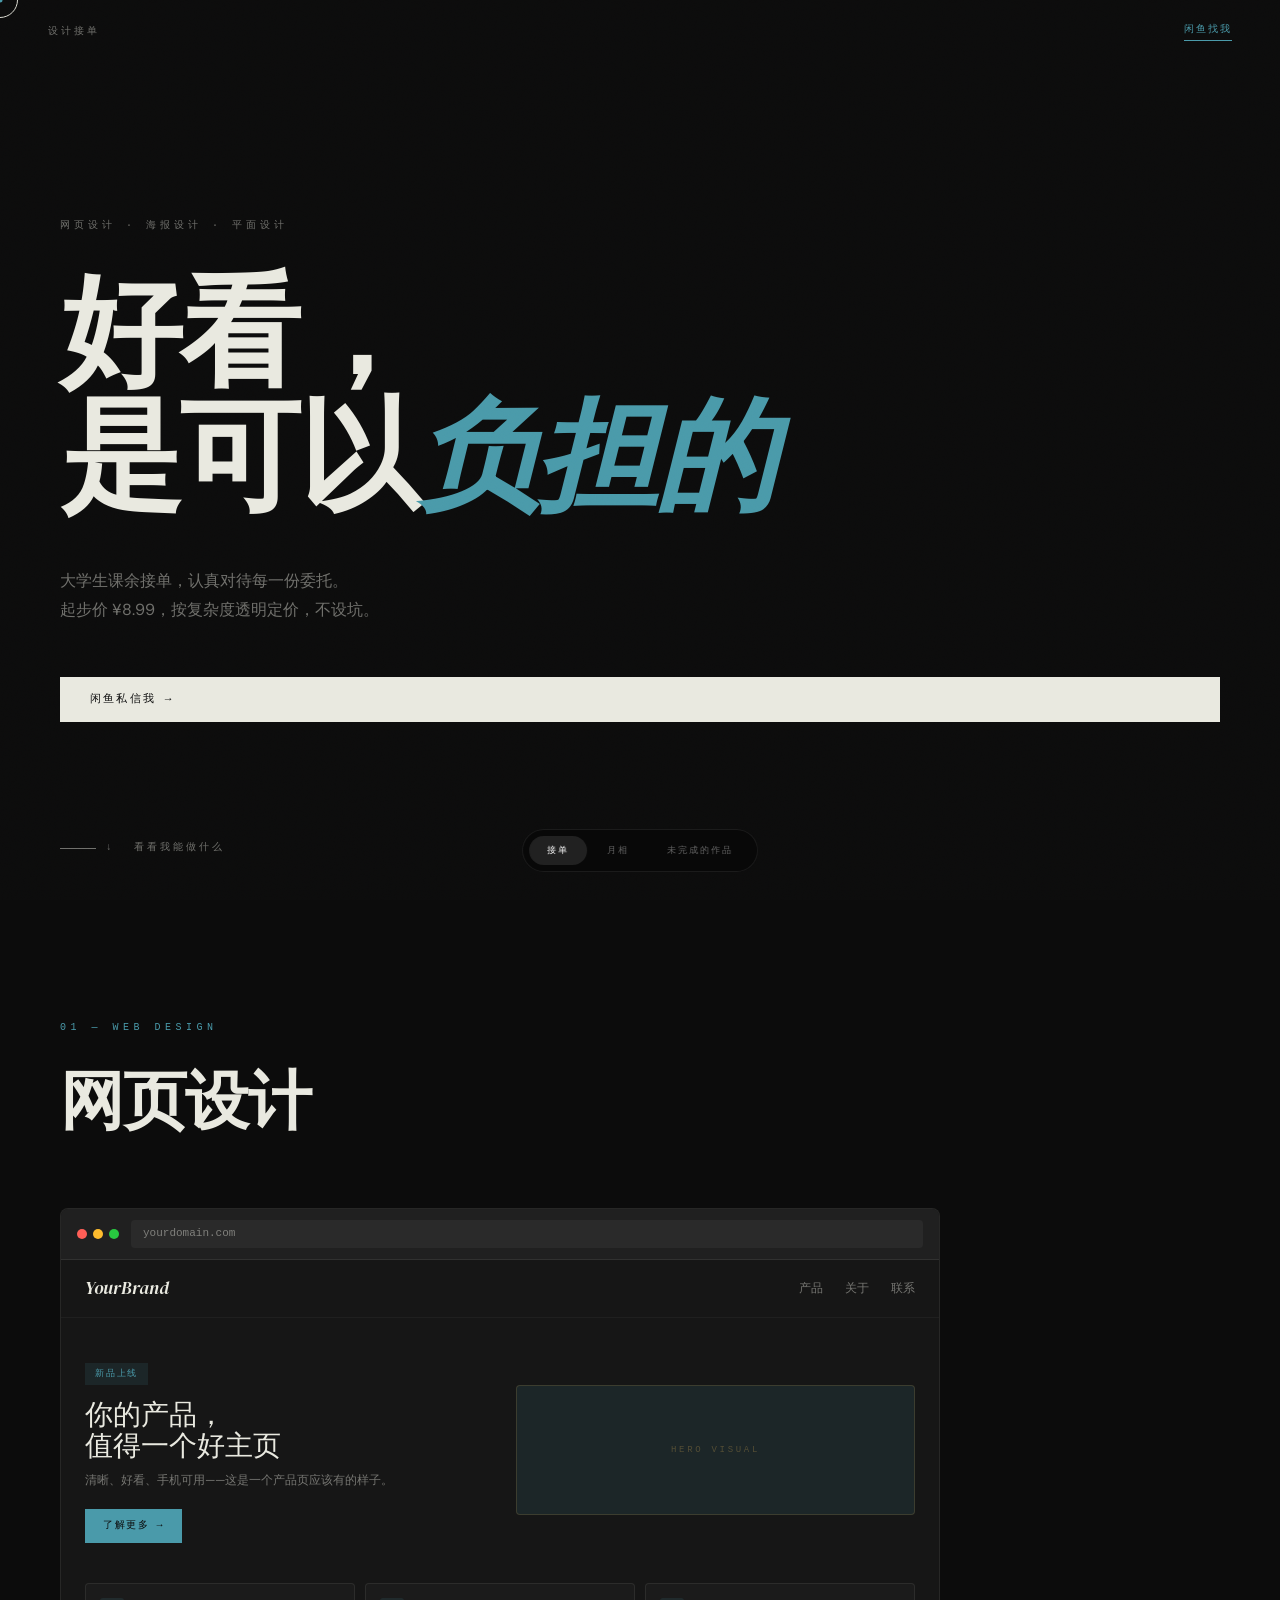
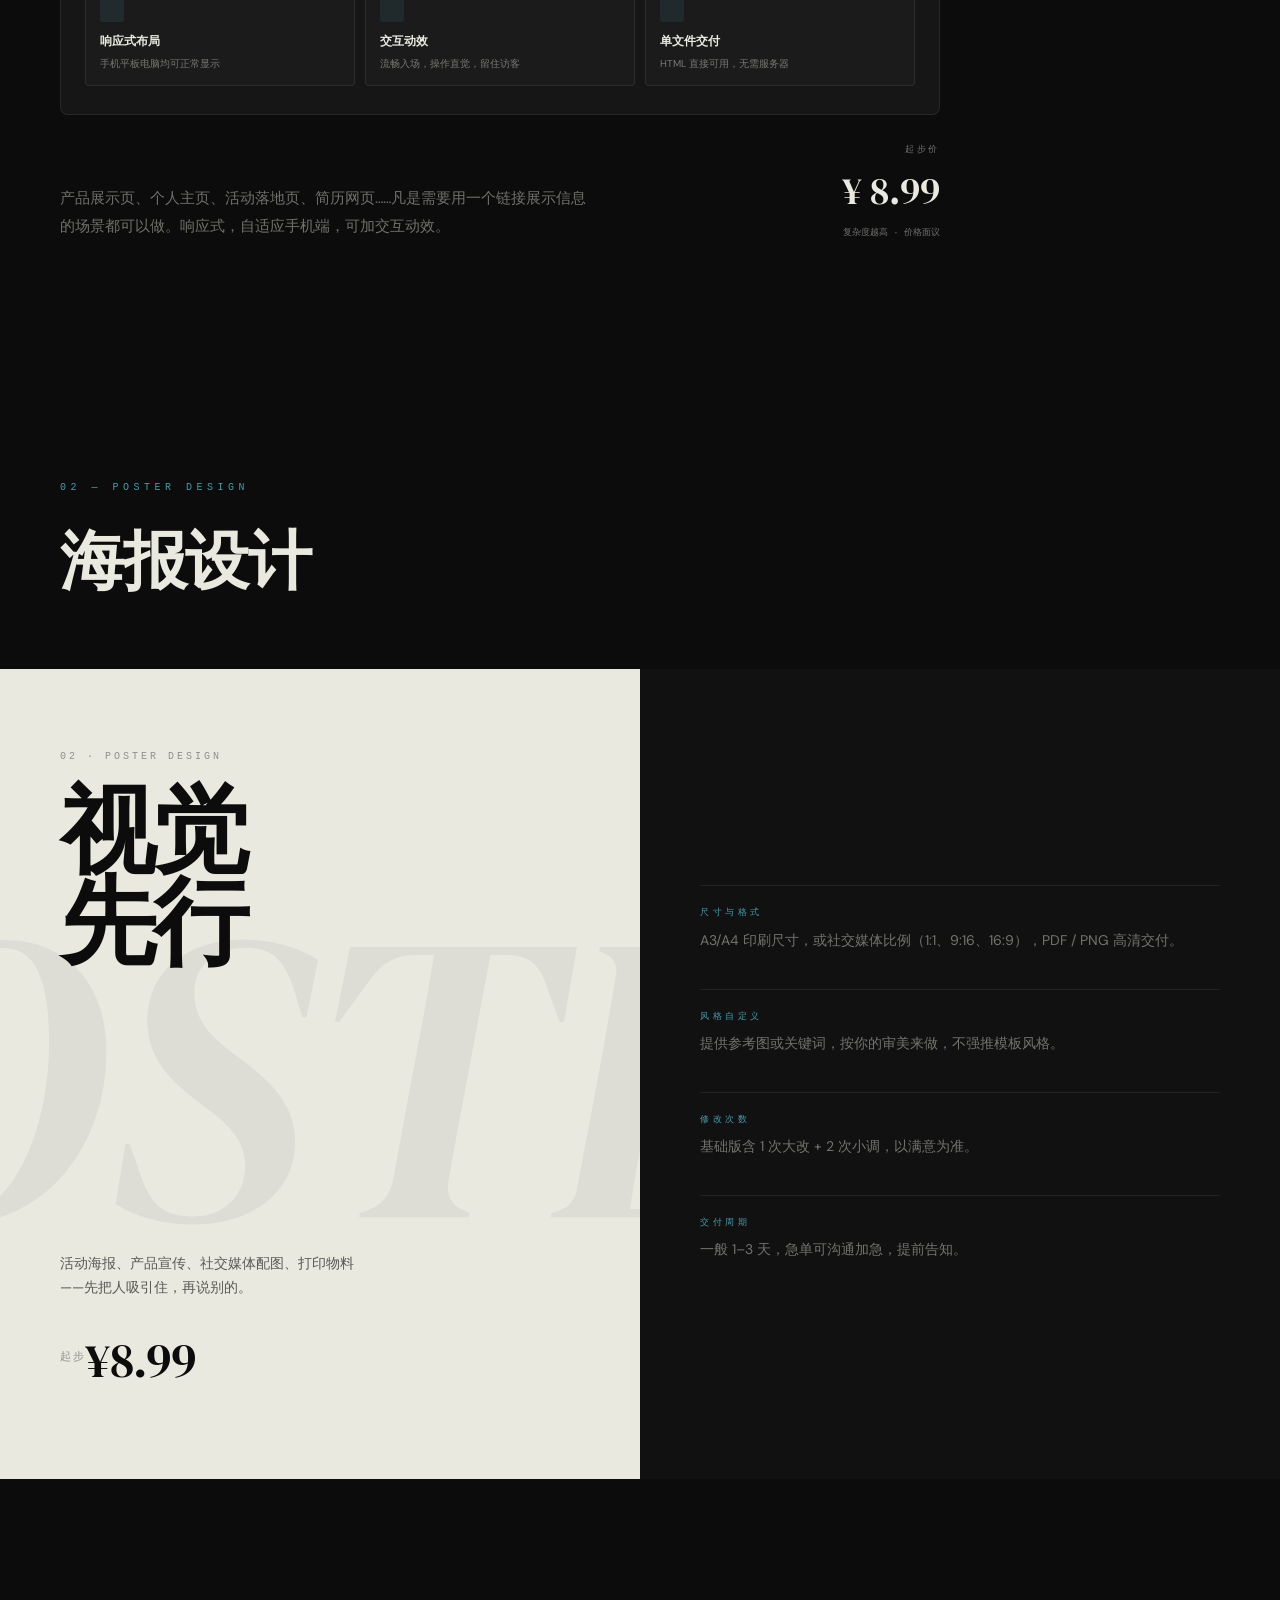
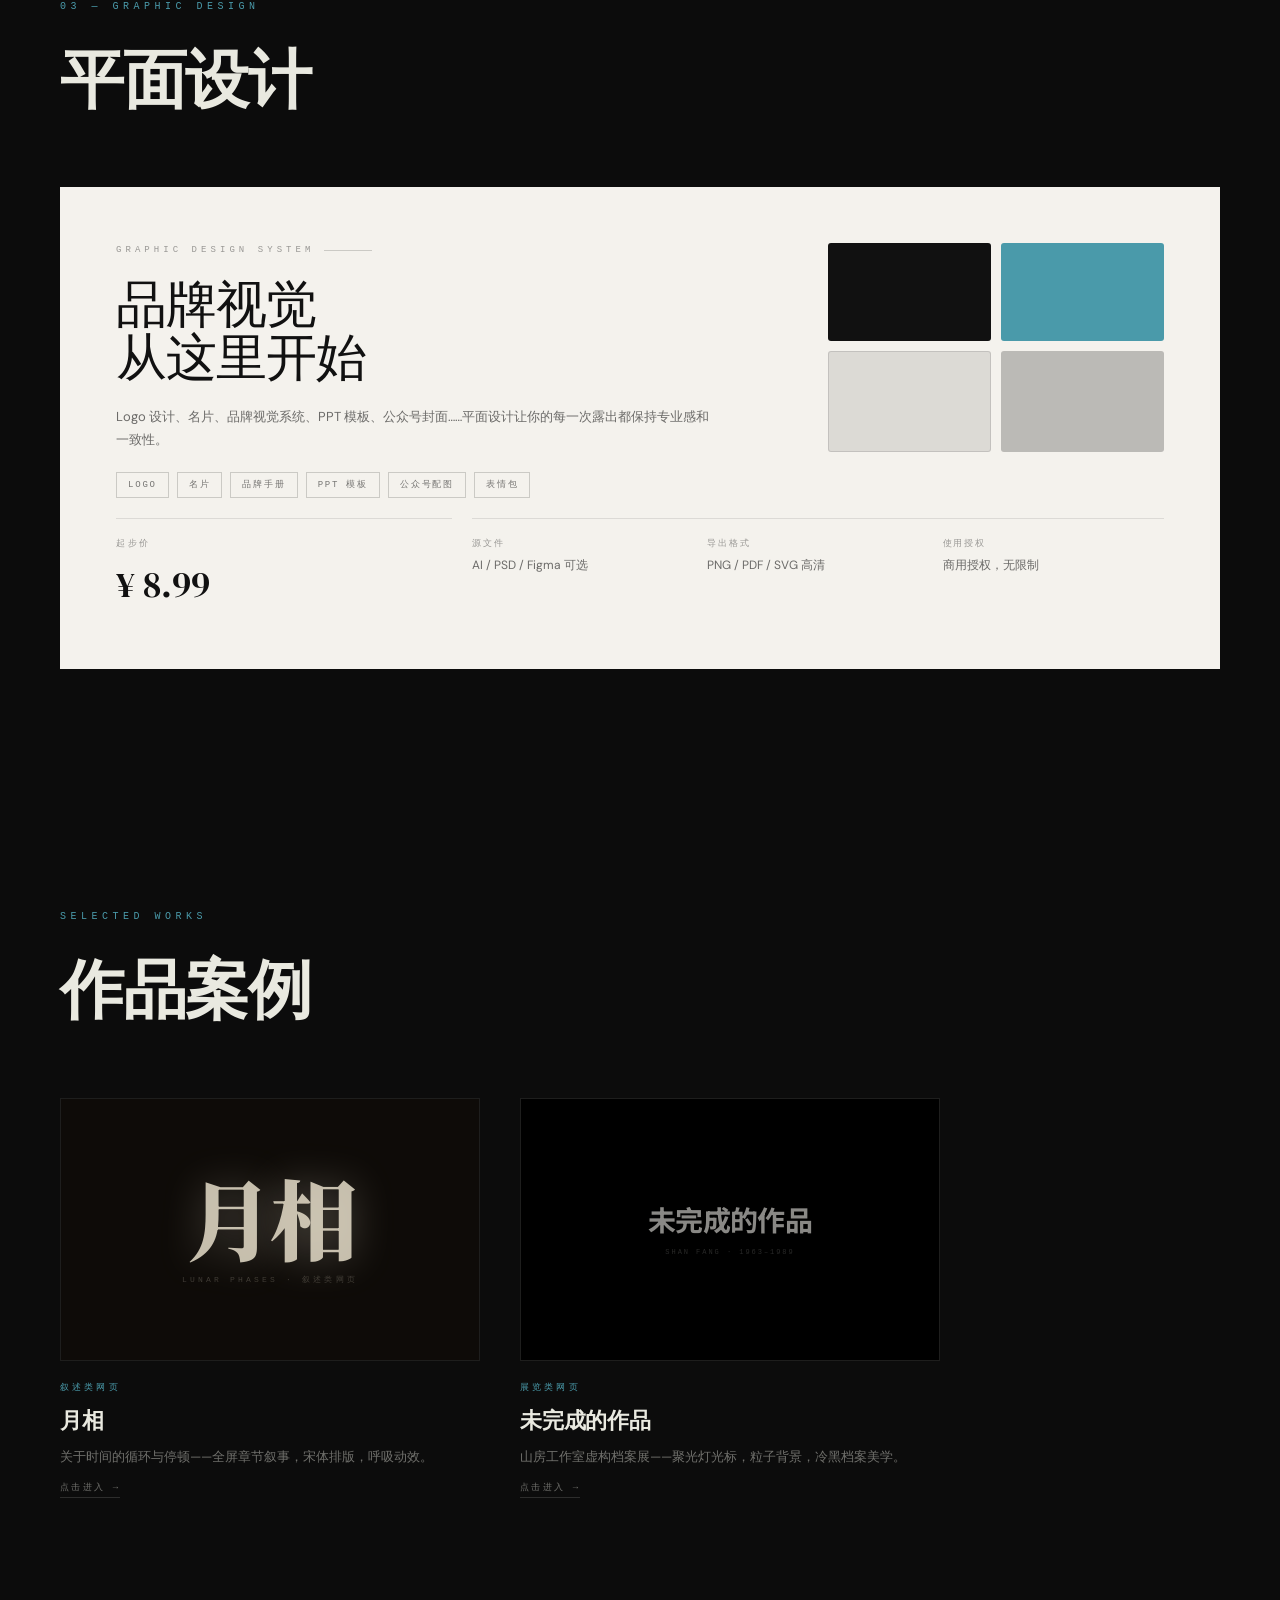
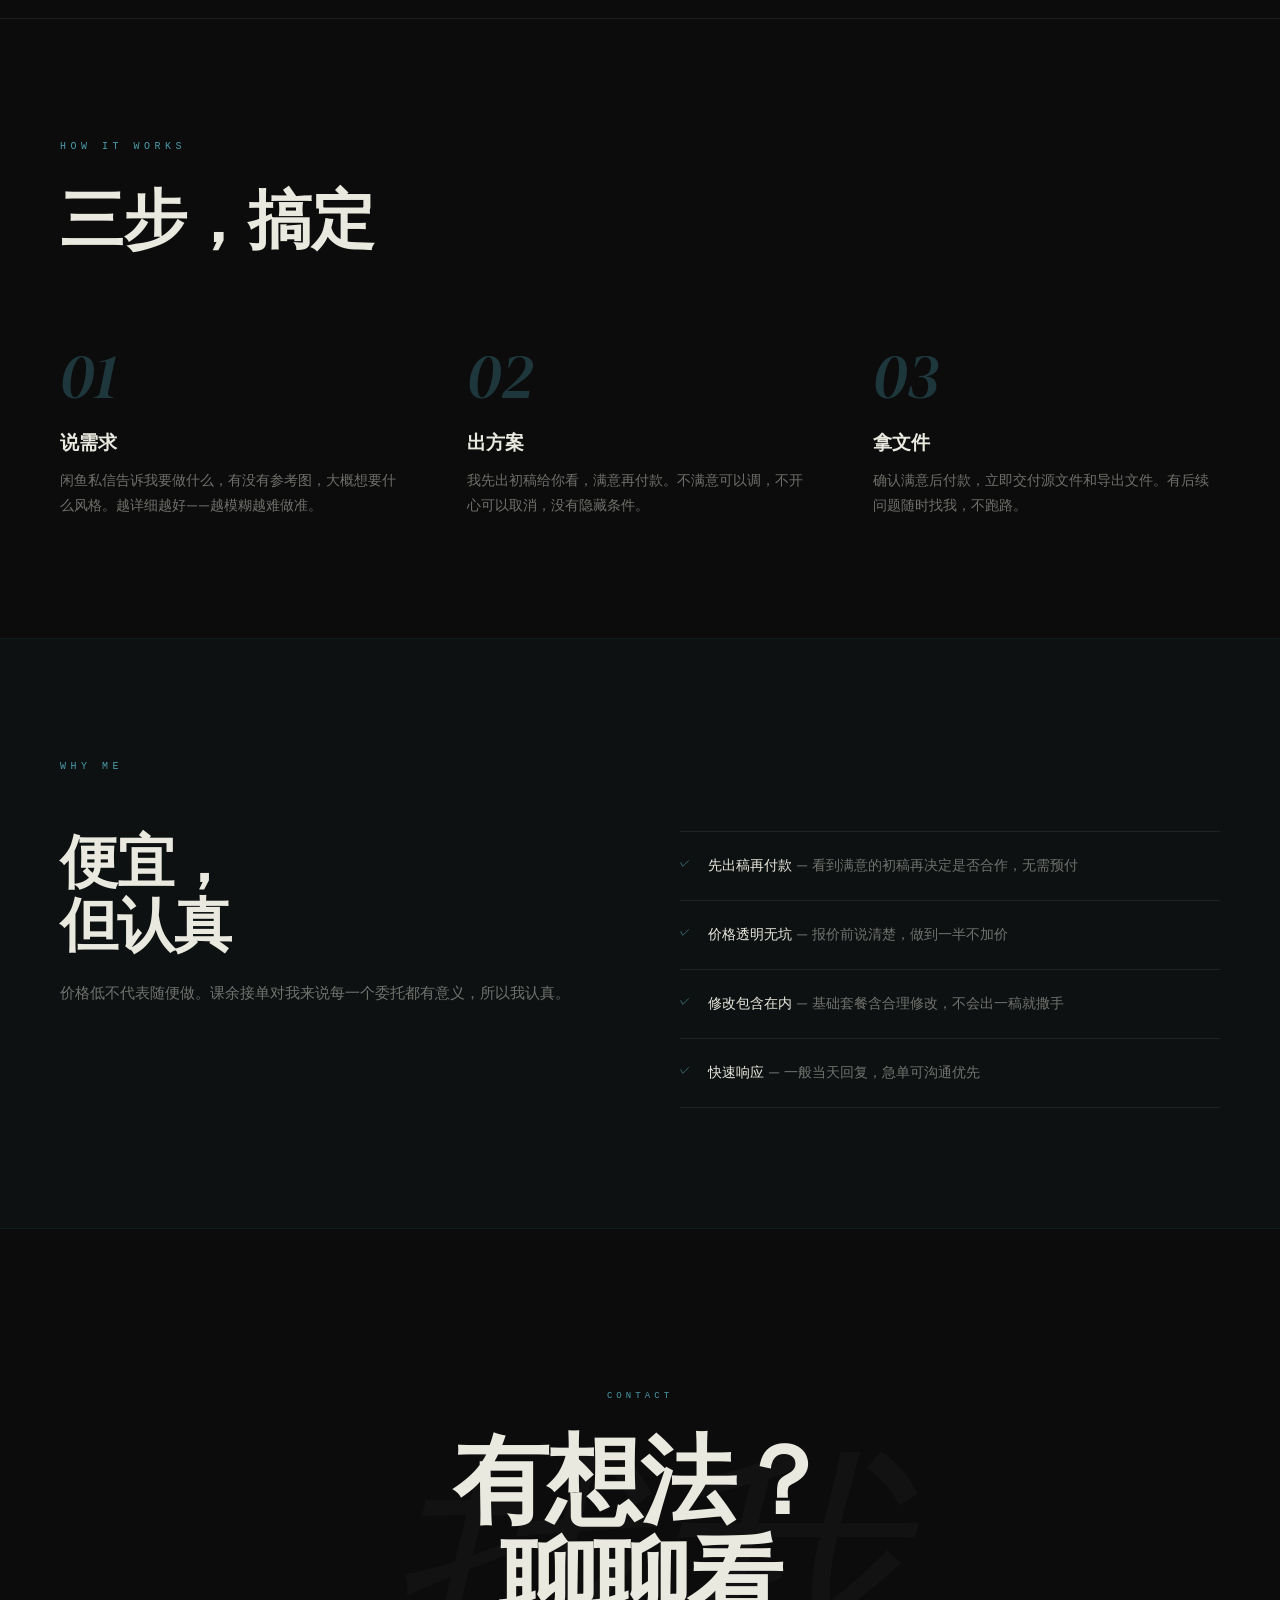
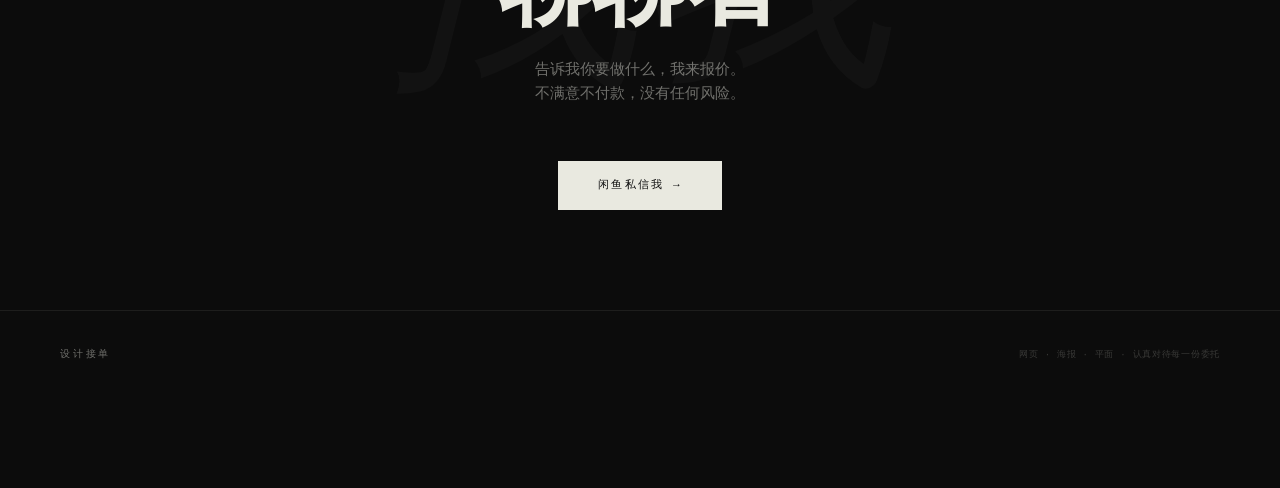
<file: index.html>
<!DOCTYPE html>
<html lang="zh-CN">
<head>
<meta charset="UTF-8">
<meta name="viewport" content="width=device-width, initial-scale=1.0">
<title>设计接单</title>
<link href="https://fonts.googleapis.com/css2?family=DM+Serif+Display:ital@0;1&family=DM+Sans:opsz,wght@9..40,300;9..40,400;9..40,700;9..40,900&family=Noto+Serif+SC:wght@400;700;900&family=Cormorant+Garamond:ital,wght@0,400;0,700;1,400;1,700&family=Bebas+Neue&family=Noto+Sans+SC:wght@300;400;500;700&family=Space+Mono:wght@400;700&display=swap" rel="stylesheet">

<style data-page="shell">
#shell-cover {
  position: fixed; inset: 0;
  background: #000; z-index: 9998;
  pointer-events: none; opacity: 0;
  transition: opacity .35s ease;
}
#shell-cover.on { opacity: 1; pointer-events: all; }
#shell-nav {
  position: fixed; bottom: 28px; top: auto; left: 50%;
  transform: translateX(-50%); z-index: 9990;
  display: flex; gap: 2px; width: auto; justify-content: center;
  background: rgba(8,8,8,0.88);
  backdrop-filter: blur(16px); -webkit-backdrop-filter: blur(16px);
  border: 1px solid rgba(255,255,255,0.08);
  border-radius: 100px; padding: 6px;
}
.sn-btn {
  font-family: 'Space Mono', monospace;
  font-size: 9px; letter-spacing: .22em; text-transform: uppercase;
  color: rgba(255,255,255,0.38); background: none; border: none;
  cursor: pointer; padding: 8px 18px; border-radius: 100px;
  transition: color .25s, background .25s; white-space: nowrap;
}
.sn-btn:hover { color: rgba(255,255,255,0.7); }
.sn-btn.active { color: #fff; background: rgba(255,255,255,0.1); }
#mount { min-height: 100vh; padding-bottom: 90px; }
</style>

<style data-page="home" media="not all">
:root {
  --bg: #0c0c0c;
  --text: #e9e9e0;
  --text-dim: rgba(233,233,224,0.45);
  --accent: #4a9aaa;
  --accent-dim: rgba(74,154,170,0.12);
  --border: rgba(233,233,224,0.08);
  --font-display: 'DM Serif Display', Georgia, serif;
  --font-body: 'DM Sans', system-ui, sans-serif;
  --font-mono: 'Space Mono', monospace;
}

*{margin:0;padding:0;box-sizing:border-box;}
html{scroll-behavior:smooth;}

body {
  background: var(--bg);
  color: var(--text);
  font-family: var(--font-body);
  font-size: 16px;
  line-height: 1.6;
  overflow-x: hidden;
  cursor: none;
}

/* Grain */
body::before {
  content: '';
  position: fixed; inset: 0; z-index: 1000;
  pointer-events: none;
  opacity: 0.035;
  mix-blend-mode: overlay;
  background-image: url("data:image/svg+xml;utf8,<svg xmlns='http://www.w3.org/2000/svg' width='200' height='200'><filter id='n'><feTurbulence type='fractalNoise' baseFrequency='0.85' numOctaves='3' stitchTiles='stitch'/></filter><rect width='100%25' height='100%25' filter='url(%23n)'/></svg>");
}

/* Progress */
#progress {
  position: fixed; top: 0; left: 0; height: 2px;
  background: var(--accent); width: 0%; z-index: 999;
}

/* Cursor */
#cur-dot {
  position: fixed; pointer-events: none; z-index: 9999;
  width: 5px; height: 5px;
  background: var(--accent); border-radius: 50%;
  transform: translate(-50%,-50%);
}
#cur-ring {
  position: fixed; pointer-events: none; z-index: 9998;
  width: 36px; height: 36px;
  border: 1px solid var(--text); border-radius: 50%;
  transform: translate(-50%,-50%);
  mix-blend-mode: difference;
  transition: width .3s cubic-bezier(.16,1,.3,1), height .3s cubic-bezier(.16,1,.3,1);
}

/* Nav */
nav {
  position: fixed; top: 0; width: 100%; z-index: 100;
  padding: 22px 48px;
  display: flex; justify-content: space-between; align-items: center;
}
.nav-brand {
  font-family: var(--font-mono);
  font-size: 10px; letter-spacing: .3em; text-transform: uppercase;
  color: var(--text-dim);
}
.nav-cta {
  font-family: var(--font-mono);
  font-size: 10px; letter-spacing: .2em; text-transform: uppercase;
  color: var(--accent); text-decoration: none;
  border-bottom: 1px solid var(--accent); padding-bottom: 2px;
}

/* Reveal */
.rv {
  opacity: 0; transform: translateY(22px);
  transition: opacity .85s cubic-bezier(.18,.62,.18,1),
              transform .85s cubic-bezier(.18,.62,.18,1);
}
.rv.on { opacity: 1; transform: none; }

/* ─── HERO ─── */
.hero {
  min-height: 100svh;
  display: flex; flex-direction: column; justify-content: center;
  padding: 120px 60px 80px;
  position: relative;
}
.hero-eyebrow {
  font-family: var(--font-mono);
  font-size: 10px; letter-spacing: .4em; text-transform: uppercase;
  color: var(--text-dim); margin-bottom: 36px;
}
.hero-title {
  font-family: var(--font-display);
  font-size: clamp(60px, 9.5vw, 148px);
  line-height: 1.02; letter-spacing: -.025em;
  margin-bottom: 48px;
}
.hero-title em { font-style: italic; color: var(--accent); }
.hero-body {
  font-size: 16px; color: var(--text-dim);
  max-width: 420px; line-height: 1.85;
  margin-bottom: 52px;
}
.hero-btn {
  display: inline-block;
  font-family: var(--font-mono); font-size: 11px;
  letter-spacing: .2em; text-transform: uppercase;
  color: var(--bg); background: var(--text);
  padding: 14px 30px; text-decoration: none;
  transition: background .2s;
}
.hero-btn:hover { background: var(--accent); }
.hero-scroll {
  position: absolute; bottom: 44px; left: 60px;
  font-family: var(--font-mono); font-size: 10px;
  letter-spacing: .3em; text-transform: uppercase;
  color: var(--text-dim);
  display: flex; align-items: center; gap: 10px;
}
.hero-scroll::before {
  content: ''; display: block;
  width: 36px; height: 1px; background: var(--text-dim);
}
.bob { animation: bob 2.4s ease-in-out infinite; }
@keyframes bob {
  0%,100%{transform:translateY(0)} 50%{transform:translateY(5px)}
}

/* ─── SECTION HEADER ─── */
.sh {
  padding: 120px 60px 0;
  margin-bottom: 56px;
}
.sh-label {
  font-family: var(--font-mono); font-size: 10px;
  letter-spacing: .45em; text-transform: uppercase;
  color: var(--accent); margin-bottom: 14px;
}
.sh-title {
  font-family: var(--font-display);
  font-size: clamp(40px, 5vw, 70px);
  letter-spacing: -.02em;
}

/* ══════════════════════════════════
   SERVICE 1: 网页设计
   Block is styled AS a web UI
══════════════════════════════════ */
.svc-web { padding: 0 60px 120px; }

.web-demo {
  background: #161616;
  border: 1px solid var(--border);
  border-radius: 8px; overflow: hidden;
  max-width: 880px;
}
.browser-bar {
  background: #202020;
  padding: 11px 16px;
  display: flex; align-items: center; gap: 12px;
  border-bottom: 1px solid var(--border);
}
.b-dots { display: flex; gap: 6px; }
.b-dot { width: 10px; height: 10px; border-radius: 50%; }
.b-dot:nth-child(1){background:#ff5f57}
.b-dot:nth-child(2){background:#febc2e}
.b-dot:nth-child(3){background:#28c840}
.b-url {
  flex: 1;
  background: #2a2a2a; border-radius: 4px;
  padding: 5px 12px;
  font-family: var(--font-mono); font-size: 11px;
  color: var(--text-dim);
}
.mock-nav-bar {
  padding: 14px 24px;
  display: flex; justify-content: space-between; align-items: center;
  border-bottom: 1px solid rgba(255,255,255,0.04);
}
.mock-logo {
  font-family: var(--font-display); font-style: italic; font-size: 18px;
}
.mock-links { display: flex; gap: 22px; }
.mock-link { font-size: 12px; color: var(--text-dim); }

.mock-hero {
  padding: 40px 24px;
  display: grid; grid-template-columns: 1fr 1fr; gap: 32px; align-items: center;
}
.mock-badge {
  display: inline-block;
  background: var(--accent-dim); color: var(--accent);
  font-family: var(--font-mono); font-size: 9px;
  letter-spacing: .2em; text-transform: uppercase;
  padding: 4px 10px; margin-bottom: 14px;
}
.mock-h1 {
  font-family: var(--font-display); font-size: 28px;
  line-height: 1.1; margin-bottom: 10px;
}
.mock-p { font-size: 12px; color: var(--text-dim); line-height: 1.65; margin-bottom: 18px; }
.mock-cta {
  display: inline-block;
  background: var(--accent); color: #0c0c0c;
  font-family: var(--font-mono); font-size: 10px;
  letter-spacing: .15em; text-transform: uppercase;
  padding: 9px 18px;
}
.mock-visual {
  background: var(--accent-dim);
  border: 1px solid rgba(212,168,83,.18);
  height: 130px; border-radius: 4px;
  display: flex; align-items: center; justify-content: center;
}
.mock-visual span {
  font-family: var(--font-mono); font-size: 9px;
  letter-spacing: .3em; text-transform: uppercase; color: rgba(212,168,83,.3);
}
.mock-cards {
  padding: 0 24px 28px;
  display: grid; grid-template-columns: repeat(3,1fr); gap: 10px;
}
.mock-card {
  background: rgba(255,255,255,.025);
  border: 1px solid var(--border);
  border-radius: 4px; padding: 14px;
}
.mc-icon {
  width: 24px; height: 24px;
  background: var(--accent-dim); border-radius: 3px;
  margin-bottom: 10px;
}
.mc-title { font-size: 12px; font-weight: 700; margin-bottom: 5px; }
.mc-text { font-size: 10px; color: var(--text-dim); line-height: 1.5; }

.svc-info {
  margin-top: 28px; max-width: 880px;
  display: flex; justify-content: space-between; align-items: flex-end; gap: 32px;
}
.svc-desc { font-size: 15px; color: var(--text-dim); line-height: 1.85; max-width: 540px; }
.price-box { text-align: right; flex-shrink: 0; }
.price-lbl {
  font-family: var(--font-mono); font-size: 9px;
  letter-spacing: .3em; text-transform: uppercase;
  color: var(--text-dim); margin-bottom: 4px;
}
.price-val {
  font-family: var(--font-display); font-size: 38px;
}
.price-note {
  font-family: var(--font-mono); font-size: 9px;
  color: var(--text-dim); margin-top: 4px;
}

/* ══════════════════════════════════
   SERVICE 2: 海报设计
   Block IS a poster composition
══════════════════════════════════ */
.svc-poster {
  display: grid; grid-template-columns: 1fr 1fr;
  min-height: 90vh;
  overflow: hidden;
}
.poster-left {
  background: var(--text); color: var(--bg);
  padding: 80px 60px;
  display: flex; flex-direction: column; justify-content: space-between;
  position: relative; overflow: hidden;
}
.poster-bg-word {
  position: absolute;
  font-family: var(--font-display); font-style: italic;
  font-size: 32vw; color: rgba(12,12,12,.05);
  top: 50%; left: 50%; transform: translate(-50%,-50%);
  white-space: nowrap; pointer-events: none; line-height: 1;
  user-select: none;
}
.poster-num {
  font-family: var(--font-mono); font-size: 10px;
  letter-spacing: .3em; text-transform: uppercase;
  color: rgba(12,12,12,.4); margin-bottom: 20px;
  position: relative; z-index: 1;
}
.poster-big {
  font-family: var(--font-display);
  font-size: clamp(72px, 7.5vw, 120px);
  line-height: .95; letter-spacing: -.03em;
  position: relative; z-index: 1;
}
.poster-footer-left { position: relative; z-index: 1; }
.poster-desc {
  font-size: 14px; line-height: 1.75;
  color: rgba(12,12,12,.65);
  max-width: 300px; margin-bottom: 22px;
}
.poster-price {
  font-family: var(--font-display); font-size: 48px;
  letter-spacing: -.02em;
}
.poster-price sup {
  font-family: var(--font-mono); font-size: 11px;
  letter-spacing: .15em; vertical-align: super;
  color: rgba(12,12,12,.4);
}

.poster-right {
  background: #111;
  padding: 80px 60px;
  display: flex; flex-direction: column; justify-content: center; gap: 36px;
}
.pf {
  border-top: 1px solid var(--border); padding-top: 20px;
}
.pf-label {
  font-family: var(--font-mono); font-size: 9px;
  letter-spacing: .4em; text-transform: uppercase;
  color: var(--accent); margin-bottom: 8px;
}
.pf-text { font-size: 14px; color: var(--text-dim); line-height: 1.7; }

/* ══════════════════════════════════
   SERVICE 3: 平面设计
   Block styled as brand / flat design system
══════════════════════════════════ */
.svc-flat { padding: 0 60px 120px; }

.flat-demo {
  background: #f4f2ed; color: #111;
  padding: 56px;
  display: grid;
  grid-template-columns: repeat(12, 1fr);
  grid-auto-rows: auto;
  gap: 20px;
}
.fd-label {
  grid-column: 1 / 8; grid-row: 1;
  font-family: var(--font-mono); font-size: 9px;
  letter-spacing: .45em; text-transform: uppercase;
  color: rgba(17,17,17,.4);
  display: flex; align-items: center; gap: 10px;
  align-self: end;
}
.fd-label::after {
  content: ''; flex: 1; max-width: 48px;
  height: 1px; background: rgba(17,17,17,.18);
}
.fd-title {
  grid-column: 1 / 8; grid-row: 2;
  font-family: var(--font-display);
  font-size: clamp(36px, 4vw, 60px);
  line-height: 1.05; letter-spacing: -.02em;
}
.fd-geo {
  grid-column: 9 / 13; grid-row: 1 / 4;
  display: grid; grid-template-columns: 1fr 1fr; gap: 10px;
  min-height: 200px;
}
.fd-geo-block { border-radius: 3px; }
.fd-geo-block:nth-child(1){background:#111;}
.fd-geo-block:nth-child(2){background:#4a9aaa;}
.fd-geo-block:nth-child(3){background:rgba(17,17,17,.1); border:1px solid rgba(17,17,17,.12);}
.fd-geo-block:nth-child(4){background:#111; opacity:.25;}

.fd-desc {
  grid-column: 1 / 8; grid-row: 3;
  font-size: 13px; color: rgba(17,17,17,.6); line-height: 1.8;
}
.fd-tags {
  grid-column: 1 / 8; grid-row: 4;
  display: flex; flex-wrap: wrap; gap: 8px;
}
.fd-tag {
  font-family: var(--font-mono); font-size: 9px;
  letter-spacing: .2em; text-transform: uppercase;
  border: 1px solid rgba(17,17,17,.18);
  padding: 5px 11px; color: rgba(17,17,17,.55);
}
.fd-price {
  grid-column: 1 / 5; grid-row: 5;
  padding-top: 18px; border-top: 1px solid rgba(17,17,17,.1);
}
.fd-price-lbl {
  font-family: var(--font-mono); font-size: 9px;
  letter-spacing: .3em; text-transform: uppercase;
  color: rgba(17,17,17,.4); margin-bottom: 4px;
}
.fd-price-val {
  font-family: var(--font-display); font-size: 36px;
}
.fd-includes {
  grid-column: 5 / 13; grid-row: 5;
  padding-top: 18px; border-top: 1px solid rgba(17,17,17,.1);
  display: grid; grid-template-columns: repeat(3,1fr); gap: 14px;
}
.fd-inc-label {
  font-family: var(--font-mono); font-size: 9px;
  letter-spacing: .2em; text-transform: uppercase;
  color: rgba(17,17,17,.4); margin-bottom: 4px;
}
.fd-inc-text { font-size: 12px; color: rgba(17,17,17,.6); }

/* ─── PROCESS ─── */
.process {
  padding: 120px 60px;
  border-top: 1px solid var(--border);
}
.process-grid {
  display: grid; grid-template-columns: repeat(3,1fr); gap: 60px;
  margin-top: 72px;
}
.proc-num {
  font-family: var(--font-display); font-style: italic;
  font-size: 64px; color: var(--accent); opacity: .3;
  line-height: 1; margin-bottom: 20px;
}
.proc-name { font-size: 19px; font-weight: 700; margin-bottom: 10px; }
.proc-text { font-size: 14px; color: var(--text-dim); line-height: 1.8; }

/* ─── PROMISE ─── */
.promise {
  padding: 120px 60px;
  background: rgba(212,168,83,.03);
  border-top: 1px solid rgba(212,168,83,.08);
  border-bottom: 1px solid rgba(212,168,83,.08);
}
.promise-grid {
  display: grid; grid-template-columns: 1fr 1fr; gap: 80px;
  margin-top: 56px; align-items: start;
}
.promise-big {
  font-family: var(--font-display);
  font-size: clamp(42px, 4.5vw, 68px);
  letter-spacing: -.02em; line-height: 1.08;
  margin-bottom: 24px;
}
.promise-sub { font-size: 15px; color: var(--text-dim); line-height: 1.85; }
.promise-item {
  padding: 22px 0; border-bottom: 1px solid var(--border);
  display: flex; gap: 18px; align-items: flex-start;
}
.promise-item:first-child { border-top: 1px solid var(--border); }
.pcheck {
  font-family: var(--font-mono); font-size: 10px;
  color: var(--accent); flex-shrink: 0; margin-top: 2px;
}
.ptext { font-size: 14px; color: var(--text-dim); line-height: 1.7; }
.ptext strong { color: var(--text); font-weight: 500; }

/* ─── FOOTER CTA ─── */
.footer-cta {
  padding: 160px 60px 100px;
  text-align: center; position: relative; overflow: hidden;
}
.footer-bg {
  position: absolute;
  font-family: var(--font-display); font-style: italic;
  font-size: clamp(120px, 20vw, 300px);
  color: rgba(233,233,224,.025);
  top: 50%; left: 50%; transform: translate(-50%,-50%);
  white-space: nowrap; pointer-events: none; line-height: 1;
  user-select: none;
}
.footer-lbl {
  font-family: var(--font-mono); font-size: 9px;
  letter-spacing: .45em; text-transform: uppercase;
  color: var(--accent); margin-bottom: 28px;
  position: relative; z-index: 1;
}
.footer-big {
  font-family: var(--font-display);
  font-size: clamp(52px, 7.5vw, 100px);
  letter-spacing: -.025em; line-height: 1.05;
  margin-bottom: 24px;
  position: relative; z-index: 1;
}
.footer-sub {
  font-size: 15px; color: var(--text-dim);
  margin-bottom: 56px;
  position: relative; z-index: 1;
}
.footer-btn {
  display: inline-block;
  font-family: var(--font-mono); font-size: 11px;
  letter-spacing: .2em; text-transform: uppercase;
  color: var(--bg); background: var(--text);
  padding: 16px 40px; text-decoration: none;
  position: relative; z-index: 1;
  transition: background .2s;
}
.footer-btn:hover { background: var(--accent); }

.footer-bottom {
  padding: 36px 60px;
  border-top: 1px solid var(--border);
  display: flex; justify-content: space-between; align-items: center;
}
.footer-name {
  font-family: var(--font-mono); font-size: 10px;
  letter-spacing: .28em; text-transform: uppercase; color: var(--text-dim);
}
.footer-note {
  font-family: var(--font-mono); font-size: 9px;
  color: rgba(233,233,224,.2); letter-spacing: .08em;
}

/* ─── PORTFOLIO ─── */
.portfolio { padding: 0 60px 120px; }

.portfolio-grid {
  display: grid; grid-template-columns: 1fr 1fr;
  gap: 40px; max-width: 880px;
  margin-top: 0;
}
.pcard {
  display: block; text-decoration: none; color: inherit;
}
.pcard-preview {
  width: 420px; height: 263px;
  overflow: hidden; position: relative;
  border: 1px solid var(--border);
  transition: transform .35s cubic-bezier(.16,1,.3,1),
              border-color .35s;
  will-change: transform;
}
.pcard:hover .pcard-preview {
  transform: translateY(-5px);
  border-color: rgba(233,233,224,.18);
}
.pcard-info { padding: 20px 0 0; }
.pcard-type {
  font-family: var(--font-mono); font-size: 9px;
  letter-spacing: .35em; text-transform: uppercase;
  color: var(--accent); display: block; margin-bottom: 8px;
}
.pcard-title {
  font-family: var(--font-display); font-size: 22px;
  letter-spacing: -.01em; margin-bottom: 8px;
}
.pcard-desc {
  font-size: 13px; color: var(--text-dim); line-height: 1.75;
}
.pcard-link {
  display: inline-block; margin-top: 12px;
  font-family: var(--font-mono); font-size: 9px;
  letter-spacing: .25em; text-transform: uppercase;
  color: var(--text-dim);
  border-bottom: 1px solid rgba(233,233,224,.15);
  padding-bottom: 2px;
  transition: color .2s, border-color .2s;
}
.pcard:hover .pcard-link {
  color: var(--accent); border-color: var(--accent);
}

/* ─── MOBILE ─── */
@media (max-width: 768px) {
  nav { padding: 16px 24px; }
  .hero { padding: 88px 24px 60px; }
  .sh { padding: 80px 24px 0; }
  .svc-web, .svc-flat, .portfolio { padding: 0 24px 80px; }
  .portfolio-grid { grid-template-columns: 1fr; }
  .pcard-preview { width: 307px; height: 192px; }
  .svc-info { flex-direction: column; }
  .price-box { text-align: left; }
  .mock-hero { grid-template-columns: 1fr; }
  .mock-visual { display: none; }
  .mock-cards { grid-template-columns: 1fr; }
  .svc-poster { grid-template-columns: 1fr; }
  .poster-left { padding: 60px 24px; min-height: 60vh; }
  .poster-right { padding: 48px 24px; }
  .flat-demo { padding: 32px; grid-template-columns: 1fr; }
  .fd-label,.fd-title,.fd-geo,.fd-desc,.fd-tags,.fd-price,.fd-includes {
    grid-column: 1; grid-row: auto;
  }
  .fd-geo { min-height: 100px; grid-template-columns: repeat(4,1fr); grid-template-rows: 1fr; }
  .fd-includes { grid-template-columns: 1fr; }
  .process { padding: 80px 24px; }
  .process-grid { grid-template-columns: 1fr; gap: 40px; }
  .promise { padding: 80px 24px; }
  .promise-grid { grid-template-columns: 1fr; gap: 48px; }
  .footer-cta { padding: 100px 24px 72px; }
  .footer-bottom { padding: 28px 24px; flex-direction: column; gap: 10px; text-align: center; }
  .hero-scroll { left: 24px; }
}

@media (prefers-reduced-motion: reduce) {
  *{ animation: none !important; transition: none !important; }
}

/* Portfolio thumbnails */
.pcard-preview { width: 420px; height: 263px; overflow: hidden; position: relative; border: 1px solid var(--border); transition: transform .35s cubic-bezier(.16,1,.3,1), border-color .35s; will-change: transform; }
.pcard:hover .pcard-preview { transform: translateY(-5px); border-color: rgba(233,233,224,.18); }
.pthumb { width: 100%; height: 100%; display: flex; flex-direction: column; align-items: center; justify-content: center; }
.pthumb--lunar { background: #0e0b08; }
.pthumb--never { background: #000; }
.pthumb-char { font-family: 'Noto Serif SC', serif; font-weight: 900; font-size: 88px; color: rgba(237,228,208,.82); text-shadow: 0 0 40px rgba(237,228,208,.3); letter-spacing: -.04em; line-height: 1; }
.pthumb-label { font-family: 'Space Mono', monospace; font-size: 8px; letter-spacing: .4em; color: rgba(237,228,208,.22); text-transform: uppercase; margin-top: 14px; }
.pthumb-char-n { font-family: 'Noto Sans SC', sans-serif; font-weight: 700; font-size: 28px; color: rgba(228,226,222,.6); letter-spacing: -.02em; line-height: 1.3; text-align: center; }
.pthumb-label-n { font-family: 'Space Mono', monospace; font-size: 7px; letter-spacing: .28em; color: rgba(228,226,222,.18); text-transform: uppercase; margin-top: 10px; }
/* Fix promise section color for teal accent */
.promise { background: rgba(74,154,170,.03); border-top: 1px solid rgba(74,154,170,.08); border-bottom: 1px solid rgba(74,154,170,.08); }
</style>

<style data-page="lunar" media="not all">
:root{
  --bg:#0e0b08;
  --bg2:#12100c;
  --ink:#ede4d0;
  --ink-dim:rgba(237,228,208,.48);
  --red:#c1272d;
  --gold:#b89968;
  --serif:'Noto Serif SC',serif;
  --latin:'Cormorant Garamond',serif;
  --mono:'Space Mono',monospace;
  --ease:cubic-bezier(.16,1,.3,1);
  --rev:cubic-bezier(.18,.62,.18,1);
}
*,*::before,*::after{box-sizing:border-box;margin:0;padding:0}
html{scroll-behavior:smooth}
body{
  background:var(--bg);color:var(--ink);
  font-family:var(--serif);font-weight:400;
  overflow-x:hidden;-webkit-font-smoothing:antialiased;
}
body::before{
  content:"";position:fixed;inset:0;pointer-events:none;z-index:200;
  opacity:.042;mix-blend-mode:overlay;
  background-image:url("data:image/svg+xml;utf8,<svg xmlns='http://www.w3.org/2000/svg' width='200' height='200'><filter id='n'><feTurbulence type='fractalNoise' baseFrequency='0.85' numOctaves='3' stitchTiles='stitch'/></filter><rect width='100%25' height='100%25' filter='url(%23n)'/></svg>");
}

#bar{position:fixed;top:0;left:0;height:2px;background:var(--red);width:0%;z-index:300}
#folio{
  position:fixed;right:8px;top:50%;
  transform:translateY(-50%) rotate(90deg);
  font-family:var(--mono);font-size:10px;letter-spacing:.32em;
  opacity:.35;white-space:nowrap;z-index:100;pointer-events:none;
}

/* Corner moon */
#corner-moon{
  position:fixed;bottom:32px;right:32px;z-index:150;pointer-events:none;
  width:56px;height:56px;
}

.ambient{position:fixed;inset:0;z-index:0;pointer-events:none;overflow:hidden}
.ap{position:absolute;border-radius:50%;filter:blur(130px)}
.ap-a{width:50vw;height:50vw;background:radial-gradient(circle,rgba(184,153,104,.05) 0%,transparent 70%);top:-12vw;left:28%;animation:br-a 24s ease-in-out infinite}
.ap-b{width:35vw;height:35vw;background:radial-gradient(circle,rgba(193,39,45,.04) 0%,transparent 70%);bottom:-10vw;right:-6vw;animation:br-b 30s ease-in-out infinite}
@keyframes br-a{0%,100%{opacity:.5;transform:scale(1)}50%{opacity:.85;transform:scale(1.12)}}
@keyframes br-b{0%,100%{opacity:.35;transform:scale(1)}50%{opacity:.7;transform:scale(1.16)}}

/* Reveal */
.r{opacity:0;transform:translateY(22px);transition:opacity 900ms var(--rev),transform 900ms var(--rev)}
.r.on{opacity:1;transform:none}
.d1{transition-delay:100ms}.d2{transition-delay:220ms}.d3{transition-delay:360ms}

.cue{position:absolute;bottom:28px;left:50%;transform:translateX(-50%);font-family:var(--mono);font-size:12px;letter-spacing:.3em;opacity:.38;animation:bob 2.4s ease-in-out infinite}
@keyframes bob{0%,100%{transform:translateX(-50%) translateY(0)}50%{transform:translateX(-50%) translateY(9px)}}

/* ═══════ HERO ═══════ */
#hero{
  position:relative;min-height:100svh;overflow:hidden;
  display:flex;flex-direction:column;justify-content:flex-end;
  padding:0 8vw 12vh;z-index:10;
}
#hero::after{
  content:"";position:absolute;inset:0;pointer-events:none;z-index:1;
  background:radial-gradient(ellipse 60% 60% at 50% 45%,
    rgba(237,228,208,.12) 0%,
    rgba(237,228,208,.04) 40%,
    transparent 70%);
}
#hero .h-ambient{
  position:absolute;inset:0;pointer-events:none;
  display:flex;align-items:center;justify-content:flex-end;
  padding-right:6vw;
  font-family:var(--serif);font-weight:900;
  font-size:clamp(240px,40vw,700px);line-height:1;letter-spacing:-.06em;
  color:var(--ink);opacity:.16;user-select:none;z-index:2;
  -webkit-text-stroke:4px rgba(237,228,208,.35);
  text-shadow:
    0 0 4px  rgba(237,228,208,.7),
    0 0 14px rgba(237,228,208,.45),
    0 0 32px rgba(237,228,208,.25),
    0 0 65px rgba(237,228,208,.12),
    0 0 120px rgba(237,228,208,.05);
}

/* Chapter phase subtitle — same treatment as hero "月" */
.ch-phase{
  font-family:var(--serif);font-weight:900;
  font-size:clamp(70px,11vw,180px);line-height:1;letter-spacing:-.04em;
  color:var(--ink);opacity:.12;user-select:none;
  -webkit-text-stroke:3px rgba(237,228,208,.28);
  text-shadow:
    0 0 3px rgba(237,228,208,.55),
    0 0 12px rgba(237,228,208,.35),
    0 0 28px rgba(237,228,208,.2),
    0 0 55px rgba(237,228,208,.1),
    0 0 110px rgba(237,228,208,.04);
  margin-bottom:8px;
}
/* Two-char phase: diagonal — first char top-left, second char bottom-right */
.ch-phase--diag{font-size:clamp(70px,11vw,180px);
  display:inline-flex;flex-direction:column;align-items:flex-start;
}
.ch-phase--diag .ch-phase__c2{

  margin-top:.25em;margin-left:.55em;
}

.h-kicker{font-family:var(--mono);font-size:11px;letter-spacing:.42em;text-transform:uppercase;color:var(--red);margin-bottom:18px;animation:rise 1s var(--ease) both}
#hero h1{
  display:inline-flex;flex-direction:column;align-items:flex-start;margin-bottom:28px;
  transform:perspective(1000px) rotateX(3deg);
  animation:titleFloat 9s ease-in-out 1s infinite, rise 1.1s var(--ease) .08s both;
}
#hero h1 span{
  -webkit-text-stroke:2.5px rgba(237,228,208,.2);  font-family:var(--serif);font-weight:900;
  font-size:clamp(65px,12vw,200px);line-height:.92;letter-spacing:-.04em;
  text-shadow:
    0 2px 0 #1a0e06,0 4px 0 #150b04,0 6px 0 #100803,0 8px 0 #0a0502,
    0 10px 3px rgba(0,0,0,.72),0 16px 10px rgba(0,0,0,.44),0 24px 20px rgba(0,0,0,.22),
    0 0 4px rgba(237,228,208,.5),0 0 14px rgba(237,228,208,.32),0 0 32px rgba(237,228,208,.18),0 0 65px rgba(237,228,208,.09),0 0 120px rgba(237,228,208,.035);
  animation:titleGlow 5s ease-in-out infinite;
}
#hero h1 .h1__c2{

  margin-top:.22em;margin-left:.6em;
}
@keyframes rise{from{opacity:0;transform:perspective(1000px) rotateX(3deg) translateY(18px);filter:blur(5px)}to{opacity:1;transform:perspective(1000px) rotateX(3deg) translateY(0);filter:blur(0)}}
@keyframes titleFloat{0%,100%{transform:perspective(1000px) rotateX(3deg) translateY(0)}40%{transform:perspective(1000px) rotateX(5deg) translateY(-5px)}70%{transform:perspective(1000px) rotateX(2deg) translateY(2px)}}
@keyframes titleGlow{
  0%,100%{text-shadow:0 2px 0 #1a0e06,0 4px 0 #150b04,0 6px 0 #100803,0 8px 0 #0a0502,0 10px 3px rgba(0,0,0,.72),0 16px 10px rgba(0,0,0,.44),0 24px 20px rgba(0,0,0,.22),0 0 4px rgba(237,228,208,.5),0 0 14px rgba(237,228,208,.32),0 0 32px rgba(237,228,208,.18),0 0 65px rgba(237,228,208,.09),0 0 120px rgba(237,228,208,.035)}
  50%{text-shadow:0 2px 0 #1a0e06,0 4px 0 #150b04,0 6px 0 #100803,0 8px 0 #0a0502,0 10px 3px rgba(0,0,0,.72),0 16px 10px rgba(0,0,0,.44),0 24px 20px rgba(0,0,0,.22),0 0 7px rgba(237,228,208,.65),0 0 22px rgba(237,228,208,.42),0 0 48px rgba(237,228,208,.26),0 0 85px rgba(237,228,208,.14),0 0 150px rgba(237,228,208,.06)}
}

.h-sub{
  font-family:var(--latin);font-style:italic;
  font-size:clamp(18px,2.2vw,28px);line-height:1.7;
  opacity:.58;max-width:520px;margin-bottom:40px;
  text-shadow:0 0 16px rgba(237,228,208,.35),0 0 40px rgba(237,228,208,.18),0 0 80px rgba(237,228,208,.06);
  animation:rise-sub 1.1s var(--ease) .2s both;
}
.h-meta{display:flex;gap:32px;font-family:var(--mono);font-size:10px;letter-spacing:.25em;opacity:.32;margin-bottom:10px;animation:rise-sub 1.1s var(--ease) .32s both}
@keyframes rise-sub{from{opacity:0;transform:translateY(16px);filter:blur(3px)}to{opacity:1;transform:none;filter:blur(0)}}

/* ═══════ CHAPTER ═══════ */
.ch{position:relative;min-height:100svh;overflow:hidden;padding:120px 8vw;display:flex;flex-direction:column;justify-content:center;z-index:10}
.ch:nth-of-type(even){background:var(--bg2)}
.ch::before{content:"";position:absolute;left:0;top:18%;bottom:18%;width:1px;background:var(--gold);opacity:.1}

.ch-num{
  font-family:var(--latin);font-style:italic;font-weight:700;
  font-size:clamp(80px,11vw,150px);line-height:1;letter-spacing:-.04em;
  color:var(--red);margin-bottom:12px;
  text-shadow:0 0 30px rgba(193,39,45,.4),0 0 60px rgba(193,39,45,.15);
}
.ch-tag{font-family:var(--mono);font-size:11px;letter-spacing:.32em;text-transform:uppercase;opacity:.35;margin-bottom:8px}
.ch-title{font-family:var(--serif);font-weight:700;font-size:clamp(26px,3.8vw,50px);letter-spacing:-.015em;line-height:1.25;margin-bottom:36px;max-width:700px}
.ch-body{max-width:700px;font-size:18px;line-height:1.95;opacity:.82}
.ch-body p+p{margin-top:1.5em}
.ch-body em{font-family:var(--latin);font-style:italic;font-size:1.08em;color:var(--ink-dim);text-shadow:0 0 12px rgba(237,228,208,.35),0 0 32px rgba(237,228,208,.16),0 0 64px rgba(237,228,208,.06)}
.ch-body .accent{color:var(--red);font-weight:700;text-shadow:0 0 14px rgba(193,39,45,.35)}
/* ═══════ BREAKER ═══════ */
.brk{position:relative;min-height:85svh;overflow:hidden;display:flex;flex-direction:column;align-items:center;justify-content:center;padding:80px 10vw;text-align:center;background:var(--bg);z-index:10}
.brk-rule{width:1px;height:44px;background:linear-gradient(to bottom,transparent,var(--red),transparent);margin-bottom:32px}
.brk-quote{font-family:var(--serif);font-weight:700;font-size:clamp(24px,4.2vw,60px);line-height:1.45;letter-spacing:-.02em;max-width:780px;margin-bottom:24px}
.brk-quote em{font-family:var(--latin);font-style:italic;font-weight:700}
.brk-attr{font-family:var(--mono);font-size:11px;letter-spacing:.36em;text-transform:uppercase;opacity:.32}

/* ═══════ MOON CANVAS ═══════ */
#moon-canvas{position:absolute;inset:0;pointer-events:none;z-index:0;opacity:.35}

/* ═══════ FINALE ═══════ */
#finale{position:relative;min-height:100svh;overflow:hidden;display:flex;flex-direction:column;align-items:center;justify-content:center;padding:120px 8vw;text-align:center;background:#0a0805;z-index:10}
.f-kicker{font-family:var(--mono);font-size:10px;letter-spacing:.5em;text-transform:uppercase;opacity:.28;margin-bottom:32px}
#finale h2{font-family:var(--serif);font-weight:900;font-size:clamp(36px,6.5vw,88px);letter-spacing:-.04em;line-height:1.05;margin-bottom:28px;text-shadow:0 0 36px rgba(193,39,45,.35),0 0 72px rgba(193,39,45,.12)}
.f-sub{font-family:var(--latin);font-style:italic;font-size:clamp(17px,2vw,24px);line-height:1.8;opacity:.48;max-width:500px;text-shadow:0 0 14px rgba(237,228,208,.35),0 0 36px rgba(237,228,208,.16),0 0 70px rgba(237,228,208,.06)}
.f-gold{width:1px;height:64px;margin:40px auto 0;background:linear-gradient(to bottom,transparent,var(--gold),transparent);opacity:.28}

@media(max-width:768px){
  #folio,#corner-moon{display:none}
  .ch{padding:100px 6vw}
  #hero{padding:0 6vw 10vh}
}
@media(prefers-reduced-motion:reduce){
  .r{opacity:1;transform:none;transition:none}
  .cue,#hero h1,#hero h1 span{animation:none}
  #hero h1,#hero h1 span{transform:none}
  .ap-a,.ap-b{animation:none}
  #corner-moon{display:none}
}
</style>

<style data-page="never" media="not all">
/* ============================================
   配置
   ============================================ */
:root {
  --bg:        #000000;
  --text:      #e4e2de;
  --text-dim:  #6b6b6b;
  --accent:    #d42c22;
  --fs-display: clamp(88px, 13vw, 150px);
  --fs-body:   17px;
  --fs-label:  10px;
  --body-w:    660px;
  --gap:       clamp(80px, 12vh, 150px);
}

/* ============================================
   重置
   ============================================ */
*, *::before, *::after { box-sizing: border-box; margin: 0; padding: 0; }

html {
  scroll-behavior: smooth;
  background: var(--bg);
  color: var(--text);
  font-family: 'Noto Sans SC', sans-serif;
  font-size: var(--fs-body);
  font-weight: 400;
  line-height: 1.9;
  -webkit-font-smoothing: antialiased;
  letter-spacing: 0.01em;
}

body { overflow-x: hidden; }

/* ============================================
   粒子 Canvas
   ============================================ */
#particles {
  position: fixed; inset: 0; z-index: 1;
  pointer-events: none;
}

/* ============================================
   颗粒噪点
   ============================================ */
body::before {
  content: "";
  position: fixed; inset: 0; pointer-events: none; z-index: 100;
  opacity: 0.035; mix-blend-mode: overlay;
  background-image: url("data:image/svg+xml;utf8,<svg xmlns='http://www.w3.org/2000/svg' width='200' height='200'><filter id='n'><feTurbulence type='fractalNoise' baseFrequency='0.85' numOctaves='3' stitchTiles='stitch'/></filter><rect width='100%25' height='100%25' filter='url(%23n)'/></svg>");
}

/* ============================================
   进度条
   ============================================ */
.progress {
  position: fixed; top: 0; left: 0; height: 1.5px;
  background: var(--accent);
  box-shadow: 0 0 6px rgba(212,44,34,.4), 0 0 14px rgba(212,44,34,.15);
  z-index: 200;
  transition: width 60ms linear;
}

/* ============================================
   光标 + 拖尾点 + 涟漪
   ============================================ */
/* 暗室遮罩 · 聚光灯光晕（圈外压暗、圈内透光） */
.spotlight {
  position: fixed; inset: 0; pointer-events: none; z-index: 298;
  background: radial-gradient(circle 280px at 50% 50%,
    transparent 0%,
    transparent 28%,
    rgba(0,0,0,.30) 50%,
    rgba(0,0,0,.62) 75%,
    rgba(0,0,0,.78) 100%);
}
.trail-dot {
  position: fixed; pointer-events: none; z-index: 290;
  border-radius: 50%;
  transform: translate(-50%, -50%);
  mix-blend-mode: difference;
  background: #fff;
}
.ripple {
  position: fixed; pointer-events: none; z-index: 285;
  border-radius: 50%;
  border: 1px solid rgba(255,255,255,.35);
  transform: translate(-50%, -50%) scale(0);
  animation: rippleOut .9s cubic-bezier(.16,1,.3,1) forwards;
}
@keyframes rippleOut {
  0%   { width: 0; height: 0; opacity: .6; transform: translate(-50%, -50%) scale(0); }
  100% { width: 80px; height: 80px; opacity: 0; transform: translate(-50%, -50%) scale(1); }
}
@media (pointer: coarse) {
  .spotlight, .trail-dot { display: none; }
}

/* ============================================
   Folio
   ============================================ */
.folio {
  position: fixed; right: 24px; bottom: 28px;
  font-family: 'Space Mono', monospace;
  font-size: 9px; letter-spacing: .3em;
  color: var(--text-dim); opacity: .45;
  writing-mode: vertical-rl;
  z-index: 50;
}

/* ============================================
   Section 基础
   ============================================ */
.section {
  position: relative;
  min-height: 100svh;
  display: flex; flex-direction: column; align-items: center; justify-content: center;
  padding: var(--gap) 24px;
  overflow: hidden;
}

/* ============================================
   环境大字（底噪）+ 鼠标视差
   ============================================ */
.ambient {
  position: absolute; z-index: 0;
  font-family: 'Bebas Neue', 'Noto Sans SC', sans-serif;
  font-weight: 400;
  font-size: clamp(200px, 36vw, 550px);
  opacity: .035;
  color: var(--text);
  pointer-events: none; user-select: none;
  line-height: 1;
  letter-spacing: -.03em;
  transition: transform 400ms cubic-bezier(.16,1,.3,1);
}

/* ============================================
   英雄区 · 博物馆入口
   ============================================ */
.hero { min-height: 100svh; }
.hero .ambient { font-size: clamp(240px, 42vw, 620px); opacity: .03; }

.hero-title {
  font-family: 'Noto Sans SC', 'Bebas Neue', sans-serif;
  font-weight: 700;
  font-size: clamp(72px, 11vw, 130px);
  letter-spacing: -.02em;
  line-height: 1.08;
  position: relative; z-index: 2;
  text-align: center;
}

.hero-sub {
  margin-top: clamp(20px, 3vh, 36px);
  font-family: 'Bebas Neue', sans-serif;
  font-size: clamp(16px, 2.5vw, 22px);
  letter-spacing: .2em;
  color: var(--text-dim);
  opacity: .55;
  position: relative; z-index: 2;
}

.hero-meta {
  margin-top: 14px;
  font-family: 'Space Mono', monospace;
  font-size: var(--fs-label);
  letter-spacing: .28em;
  color: var(--text-dim);
  opacity: .4;
  position: relative; z-index: 2;
  text-align: center;
  line-height: 2;
}

.hero-line {
  margin-top: 20px;
  width: 1px; height: 36px;
  background: var(--text-dim);
  opacity: .25;
  position: relative; z-index: 2;
}

/* ============================================
   滚动提示
   ============================================ */
.scroll-hint {
  position: absolute; bottom: 40px; left: 50%; transform: translateX(-50%);
  display: flex; flex-direction: column; align-items: center; gap: 6px;
  animation: bob 2.6s ease-in-out infinite;
  z-index: 40; opacity: .4;
}
.scroll-hint span {
  display: block; width: 1px; height: 26px;
  background: var(--text-dim);
}
.scroll-hint::after {
  content: ""; display: block;
  width: 7px; height: 7px;
  border-right: 1px solid var(--text-dim);
  border-bottom: 1px solid var(--text-dim);
  transform: rotate(45deg);
}
@keyframes bob {
  0%, 100% { transform: translateX(-50%) translateY(0); }
  50% { transform: translateX(-50%) translateY(8px); }
}

/* ============================================
   策展人手记 · 左对齐 + 朱红左竖线
   ============================================ */
.intro-block {
  max-width: var(--body-w);
  width: 100%;
  position: relative; z-index: 2;
  text-align: left;
  padding-left: 28px;
  border-left: 1px solid rgba(212,44,34,.2);
}

.intro-label {
  font-family: 'Space Mono', monospace;
  font-size: var(--fs-label);
  letter-spacing: .32em;
  color: var(--accent);
  opacity: .65;
  margin-bottom: 32px;
  text-transform: uppercase;
}

.intro-block p {
  margin-bottom: 1.4em;
  opacity: .8;
  line-height: 2.0;
}
.intro-block p:last-child { margin-bottom: 0; }

/* ============================================
   条目区（Entry）
   ============================================ */
.entry-name {
  font-family: 'Noto Sans SC', sans-serif;
  font-weight: 700;
  font-size: var(--fs-display);
  letter-spacing: -.02em;
  line-height: 1.05;
  position: relative; z-index: 2;
  text-align: center;
}

.entry-desc {
  max-width: var(--body-w);
  width: 100%;
  position: relative; z-index: 2;
  text-align: left;
  margin-top: clamp(32px, 5vh, 56px);
  line-height: 2.0;
}

.entry-desc p {
  color: var(--text);
  opacity: .78;
  margin-bottom: 1.3em;
  text-indent: 2em;
}
.entry-desc p:last-child { margin-bottom: 0; }

.entry-desc em { font-style: normal; color: var(--accent); }

/* 条目元数据 · 一行标签 */
.entry-meta {
  margin-top: clamp(28px, 4vh, 44px);
  font-family: 'Space Mono', monospace;
  font-size: var(--fs-label);
  letter-spacing: .2em;
  color: var(--text-dim);
  opacity: .55;
  position: relative; z-index: 2;
  text-align: center;
}
.entry-meta .sep { opacity: .3; margin: 0 .6em; }

/* 朱红细线 */
.entry-rule {
  margin-top: clamp(20px, 3vh, 36px);
  width: 40px; height: 1px;
  background: var(--accent);
  opacity: .35;
  position: relative; z-index: 2;
}

/* ============================================
   间歇屏（Breaker）· 翻页 + 呼吸
   ============================================ */
.breaker {
  min-height: 80svh;
  display: flex; align-items: center; justify-content: center;
  position: relative;
  padding: 24px;
}

.breaker-char {
  font-family: 'Bebas Neue', 'Noto Sans SC', sans-serif;
  font-weight: 400;
  font-size: clamp(160px, 26vw, 380px);
  line-height: 1;
  letter-spacing: -.03em;
  color: var(--text);
  opacity: .045;
  position: relative; z-index: 1;
  user-select: none;
  animation: breathe 7s ease-in-out infinite;
}
@keyframes breathe {
  0%, 100% { opacity: .035; }
  50%      { opacity: .06; }
}

.breaker-line {
  position: absolute;
  left: 50%; transform: translateX(-50%);
  width: 1px; height: 60px;
  background: var(--text-dim);
  opacity: .1;
}
.breaker-line.top { top: 12%; }
.breaker-line.bottom { bottom: 12%; }

/* ============================================
   尾屏
   ============================================ */
.outro { min-height: 100svh; text-align: center; }

.outro-text {
  font-family: 'Noto Sans SC', sans-serif;
  font-weight: 400;
  font-size: clamp(28px, 4.5vw, 48px);
  line-height: 1.7;
  letter-spacing: .04em;
  color: var(--text);
  opacity: .7;
  position: relative; z-index: 2;
  max-width: var(--body-w);
}

.outro-dot {
  display: inline-block;
  width: 10px; height: 10px;
  background: var(--accent);
  border-radius: 50%;
  margin-top: 44px;
  opacity: .6;
  position: relative; z-index: 2;
  box-shadow: 0 0 10px rgba(212,44,34,.35);
}

.outro-sign {
  margin-top: 40px;
  font-family: 'Space Mono', monospace;
  font-size: 9px;
  letter-spacing: .35em;
  color: var(--text-dim);
  opacity: .35;
  position: relative; z-index: 2;
}

/* ============================================
   滚动 Reveal（交错 delay 由 JS 注入）
   ============================================ */
.reveal {
  opacity: 0;
  transform: translateY(20px);
  transition: opacity 800ms cubic-bezier(.18,.62,.18,1),
              transform 800ms cubic-bezier(.18,.62,.18,1);
}
.reveal.visible {
  opacity: 1;
  transform: translateY(0);
}

/* ============================================
   响应式
   ============================================ */
@media (max-width: 640px) {
  :root {
    --fs-body: 16px;
    --body-w: 100%;
    --fs-display: clamp(56px, 16vw, 80px);
  }
  .folio { right: 10px; bottom: 14px; }
  .section { padding: 56px 16px; }
  .entry-desc { padding: 0 4px; }
  .entry-desc p { text-indent: 1.5em; }
  .intro-block { padding-left: 16px; }
}

/* ============================================
   prefers-reduced-motion
   ============================================ */
@media (prefers-reduced-motion: reduce) {
  *, *::before, *::after {
    animation-duration: .01ms !important;
    animation-iteration-count: 1 !important;
    transition-duration: .01ms !important;
  }
  #particles, .spotlight { display: none; }
  .reveal { opacity: 1; transform: none; }
  .scroll-hint { display: none; }
  html { scroll-behavior: auto; }
}
</style>

</head>
<body>

<div id="shell-cover"></div>
<div id="shell-nav">
  <button class="sn-btn" data-page="home">接单</button>
  <button class="sn-btn" data-page="lunar">月相</button>
  <button class="sn-btn" data-page="never">未完成的作品</button>
</div>
<div id="mount"></div>

<!-- ══ HOME TEMPLATE ══ -->
<template id="t-home">
<div id="progress"></div>
<div id="cur-dot"></div>
<div id="cur-ring"></div>

<!-- NAV — 将「设计接单」替换为你的闲鱼店铺名 -->
<nav class="rv">
  <span class="nav-brand">设计接单</span>
  <a href="#contact" class="nav-cta">闲鱼找我</a>
</nav>

<!-- ─── HERO ─── -->
<section class="hero">
  <p class="hero-eyebrow rv">网页设计 · 海报设计 · 平面设计</p>
  <h1 class="hero-title rv">好看，<br>是可以<em>负担的</em></h1>
  <p class="hero-body rv">大学生课余接单，认真对待每一份委托。<br>起步价 ¥8.99，按复杂度透明定价，不设坑。</p>
  <a href="#contact" class="hero-btn rv">闲鱼私信我 →</a>
  <div class="hero-scroll rv"><span class="bob">↓</span>&nbsp;看看我能做什么</div>
</section>

<!-- ══════════════════════
     01 网页设计
     整个区块排版 = 网页 UI
══════════════════════ -->
<div class="sh rv">
  <p class="sh-label">01 — Web Design</p>
  <h2 class="sh-title">网页设计</h2>
</div>

<div class="svc-web rv">
  <div class="web-demo">
    <div class="browser-bar">
      <div class="b-dots">
        <div class="b-dot"></div><div class="b-dot"></div><div class="b-dot"></div>
      </div>
      <div class="b-url">yourdomain.com</div>
    </div>
    <div class="mock-nav-bar">
      <span class="mock-logo">YourBrand</span>
      <div class="mock-links">
        <span class="mock-link">产品</span>
        <span class="mock-link">关于</span>
        <span class="mock-link">联系</span>
      </div>
    </div>
    <div class="mock-hero">
      <div>
        <span class="mock-badge">新品上线</span>
        <div class="mock-h1">你的产品，<br>值得一个好主页</div>
        <p class="mock-p">清晰、好看、手机可用——这是一个产品页应该有的样子。</p>
        <span class="mock-cta">了解更多 →</span>
      </div>
      <div class="mock-visual"><span>Hero Visual</span></div>
    </div>
    <div class="mock-cards">
      <div class="mock-card">
        <div class="mc-icon"></div>
        <div class="mc-title">响应式布局</div>
        <div class="mc-text">手机平板电脑均可正常显示</div>
      </div>
      <div class="mock-card">
        <div class="mc-icon"></div>
        <div class="mc-title">交互动效</div>
        <div class="mc-text">流畅入场，操作直觉，留住访客</div>
      </div>
      <div class="mock-card">
        <div class="mc-icon"></div>
        <div class="mc-title">单文件交付</div>
        <div class="mc-text">HTML 直接可用，无需服务器</div>
      </div>
    </div>
  </div>
  <div class="svc-info">
    <p class="svc-desc">产品展示页、个人主页、活动落地页、简历网页……凡是需要用一个链接展示信息的场景都可以做。响应式，自适应手机端，可加交互动效。</p>
    <div class="price-box">
      <div class="price-lbl">起步价</div>
      <div class="price-val">¥ 8.99</div>
      <div class="price-note">复杂度越高 · 价格面议</div>
    </div>
  </div>
</div>

<!-- ══════════════════════
     02 海报设计
     整个区块排版 = 海报
══════════════════════ -->
<div class="sh rv">
  <p class="sh-label">02 — Poster Design</p>
  <h2 class="sh-title">海报设计</h2>
</div>

<section class="svc-poster rv">
  <div class="poster-left">
    <div class="poster-bg-word">POSTER</div>
    <div>
      <p class="poster-num">02 · POSTER DESIGN</p>
      <h2 class="poster-big">视觉<br>先行</h2>
    </div>
    <div class="poster-footer-left">
      <p class="poster-desc">活动海报、产品宣传、社交媒体配图、打印物料——先把人吸引住，再说别的。</p>
      <div class="poster-price"><sup>起步</sup>¥8.99</div>
    </div>
  </div>
  <div class="poster-right">
    <div class="pf rv">
      <p class="pf-label">尺寸与格式</p>
      <p class="pf-text">A3/A4 印刷尺寸，或社交媒体比例（1:1、9:16、16:9），PDF / PNG 高清交付。</p>
    </div>
    <div class="pf rv">
      <p class="pf-label">风格自定义</p>
      <p class="pf-text">提供参考图或关键词，按你的审美来做，不强推模板风格。</p>
    </div>
    <div class="pf rv">
      <p class="pf-label">修改次数</p>
      <p class="pf-text">基础版含 1 次大改 + 2 次小调，以满意为准。</p>
    </div>
    <div class="pf rv">
      <p class="pf-label">交付周期</p>
      <p class="pf-text">一般 1–3 天，急单可沟通加急，提前告知。</p>
    </div>
  </div>
</section>

<!-- ══════════════════════
     03 平面设计
     整个区块排版 = 品牌设计系统
══════════════════════ -->
<div class="sh rv">
  <p class="sh-label">03 — Graphic Design</p>
  <h2 class="sh-title">平面设计</h2>
</div>

<div class="svc-flat rv">
  <div class="flat-demo">
    <div class="fd-label">Graphic Design System</div>
    <div class="fd-title">品牌视觉<br>从这里开始</div>
    <div class="fd-geo">
      <div class="fd-geo-block"></div>
      <div class="fd-geo-block"></div>
      <div class="fd-geo-block"></div>
      <div class="fd-geo-block"></div>
    </div>
    <p class="fd-desc">Logo 设计、名片、品牌视觉系统、PPT 模板、公众号封面……平面设计让你的每一次露出都保持专业感和一致性。</p>
    <div class="fd-tags">
      <span class="fd-tag">Logo</span>
      <span class="fd-tag">名片</span>
      <span class="fd-tag">品牌手册</span>
      <span class="fd-tag">PPT 模板</span>
      <span class="fd-tag">公众号配图</span>
      <span class="fd-tag">表情包</span>
    </div>
    <div class="fd-price">
      <div class="fd-price-lbl">起步价</div>
      <div class="fd-price-val">¥ 8.99</div>
    </div>
    <div class="fd-includes">
      <div>
        <div class="fd-inc-label">源文件</div>
        <div class="fd-inc-text">AI / PSD / Figma 可选</div>
      </div>
      <div>
        <div class="fd-inc-label">导出格式</div>
        <div class="fd-inc-text">PNG / PDF / SVG 高清</div>
      </div>
      <div>
        <div class="fd-inc-label">使用授权</div>
        <div class="fd-inc-text">商用授权，无限制</div>
      </div>
    </div>
  </div>
</div>

<!-- ─── PORTFOLIO ─── -->
<div class="sh rv">
  <p class="sh-label">SELECTED WORKS</p>
  <h2 class="sh-title">作品案例</h2>
</div>

<section class="portfolio rv">
  <div class="portfolio-grid">

    <a class="pcard" href="#" data-target="lunar">
      <div class="pcard-preview">
        <div class="pthumb pthumb--lunar">
          <span class="pthumb-char">月相</span>
          <span class="pthumb-label">Lunar Phases · 叙述类网页</span>
        </div>
      </div>
      <div class="pcard-info">
        <span class="pcard-type">叙述类网页</span>
        <h3 class="pcard-title">月相</h3>
        <p class="pcard-desc">关于时间的循环与停顿——全屏章节叙事，宋体排版，呼吸动效。</p>
        <span class="pcard-link">点击进入 →</span>
      </div>
    </a>

    <a class="pcard" href="#" data-target="never">
      <div class="pcard-preview">
        <div class="pthumb pthumb--never">
          <span class="pthumb-char-n">未完成的作品</span>
          <span class="pthumb-label-n">Shan Fang · 1963–1989</span>
        </div>
      </div>
      <div class="pcard-info">
        <span class="pcard-type">展览类网页</span>
        <h3 class="pcard-title">未完成的作品</h3>
        <p class="pcard-desc">山房工作室虚构档案展——聚光灯光标，粒子背景，冷黑档案美学。</p>
        <span class="pcard-link">点击进入 →</span>
      </div>
    </a>

  </div>
</section>

<!-- ─── PROCESS ─── -->
<section class="process">
  <p class="sh-label rv">HOW IT WORKS</p>
  <h2 class="sh-title rv">三步，搞定</h2>
  <div class="process-grid">
    <div class="rv">
      <div class="proc-num">01</div>
      <h3 class="proc-name">说需求</h3>
      <p class="proc-text">闲鱼私信告诉我要做什么，有没有参考图，大概想要什么风格。越详细越好——越模糊越难做准。</p>
    </div>
    <div class="rv">
      <div class="proc-num">02</div>
      <h3 class="proc-name">出方案</h3>
      <p class="proc-text">我先出初稿给你看，满意再付款。不满意可以调，不开心可以取消，没有隐藏条件。</p>
    </div>
    <div class="rv">
      <div class="proc-num">03</div>
      <h3 class="proc-name">拿文件</h3>
      <p class="proc-text">确认满意后付款，立即交付源文件和导出文件。有后续问题随时找我，不跑路。</p>
    </div>
  </div>
</section>

<!-- ─── PROMISE ─── -->
<section class="promise">
  <p class="sh-label rv">WHY ME</p>
  <div class="promise-grid">
    <div>
      <h2 class="promise-big rv">便宜，<br>但认真</h2>
      <p class="promise-sub rv">价格低不代表随便做。课余接单对我来说每一个委托都有意义，所以我认真。</p>
    </div>
    <div>
      <div class="promise-item rv">
        <span class="pcheck">✓</span>
        <p class="ptext"><strong>先出稿再付款</strong> — 看到满意的初稿再决定是否合作，无需预付</p>
      </div>
      <div class="promise-item rv">
        <span class="pcheck">✓</span>
        <p class="ptext"><strong>价格透明无坑</strong> — 报价前说清楚，做到一半不加价</p>
      </div>
      <div class="promise-item rv">
        <span class="pcheck">✓</span>
        <p class="ptext"><strong>修改包含在内</strong> — 基础套餐含合理修改，不会出一稿就撒手</p>
      </div>
      <div class="promise-item rv">
        <span class="pcheck">✓</span>
        <p class="ptext"><strong>快速响应</strong> — 一般当天回复，急单可沟通优先</p>
      </div>
    </div>
  </div>
</section>

<!-- ─── FOOTER CTA ─── -->
<section class="footer-cta" id="contact">
  <div class="footer-bg">找我</div>
  <p class="footer-lbl rv">CONTACT</p>
  <h2 class="footer-big rv">有想法？<br>聊聊看</h2>
  <p class="footer-sub rv">告诉我你要做什么，我来报价。<br>不满意不付款，没有任何风险。</p>
  <!-- 将 href 改为你的闲鱼主页链接 -->
  <a href="#" class="footer-btn rv">闲鱼私信我 →</a>
</section>

<footer class="footer-bottom">
  <span class="footer-name">设计接单</span><!-- 替换为你的店铺名 -->
  <span class="footer-note">网页 · 海报 · 平面 · 认真对待每一份委托</span>
</footer>
</template>

<!-- ══ LUNAR TEMPLATE ══ -->
<template id="t-lunar">
<div class="ambient"><div class="ap ap-a"></div><div class="ap ap-b"></div></div>
<canvas id="corner-moon" width="112" height="112"></canvas>
<div id="bar"></div>
<div id="folio">LUNAR PHASES · 月相 · 关于循环与停顿</div>

<!-- HERO -->
<section id="hero">
  <canvas id="moon-canvas"></canvas>
  <div class="h-ambient">月</div>
  <p class="h-kicker">Lunar Phases · Vol. I</p>
  <h1><span>月</span><span class="h1__c2">相</span></h1>
  <p class="h-sub">
    新月是遗忘，满月是记起。<br>
    <em>朔望之间，是一个人的全部历史。</em>
  </p>
  <div class="h-meta">
    <span>朔 · 上弦 · 望 · 下弦</span>
  </div>
  <div class="cue">↓</div>
</section>

<!-- CHAPTER 01 — 朔 -->
<section class="ch">
  <div class="ch-phase r">朔</div>
  <div class="ch-tag r d1">New Moon</div>
  <h2 class="ch-title r d1">一切始于看不见</h2>
  <div class="ch-body">
    <p class="r d2">
      朔月的夜最暗。月亮与太阳处于同一方向，反射的光全部落在地球的反面——我们看不见它，但它确确实实在那里，像一粒种子沉入土壤，尚未破土，尚未发光，但一切已经开始了。
    </p>
    <p class="r d3">
      每一个循环的起点都是<span class="accent">不见</span>。匠人磨刀时不发光，作家构思时不发光，孩子在学会说话之前的沉默里也不发光。看不见，不是不存在。看不见，是积蓄。
    </p>
    <p class="r">
      <em>If the moon could speak, it would say: I was never gone. You just hadn't learned to look yet.</em>
    </p>
  </div>
</section>

<!-- BREAKER 01 -->
<section class="brk">
  <div class="brk-rule r"></div>
  <blockquote class="brk-quote r">
    "你看不见月亮的时候，<br>它正为另一片海涨潮。"
  </blockquote>
  <p class="brk-attr r d1">—— 渔民的谚语</p>
</section>

<!-- CHAPTER 02 — 上弦 -->
<section class="ch">
  <div class="ch-phase ch-phase--diag r"><span>上</span><span class="ch-phase__c2">弦</span></div>
  <div class="ch-tag r d1">Waxing Crescent</div>
  <h2 class="ch-title r d1">缓慢地变亮，<br>缓慢地被看见</h2>
  <div class="ch-body">
    <p class="r d2">
      上弦月是一道细长的弧线，像被割开的口子，光从口子里渗出来。这个过程缓慢得不合时宜——七天，从蛾眉月到半月，每一天都只是多亮了一点点，肉眼几乎分辨不出。
    </p>
    <p class="r d3">
      但<span class="accent">累积</span>这件事实在太容易被低估了。一道弧线加一道弧线，第七天就有了半个圆。大多数人在第一天就放弃了，因为他们觉得这一天和第二天的区别太小。区别小，不是没有区别。
    </p>
    <p class="r">
      <em>Waxing is a quiet discipline. No one applauds a crescent. But the crescent is already halfway to full.</em>
    </p>
  </div>
</section>

<!-- BREAKER 02 -->
<section class="brk">
  <div class="brk-rule r"></div>
  <blockquote class="brk-quote r">
    "我们以为的突变，<br>都是<em>日积月累</em>的必然。"
  </blockquote>
  <p class="brk-attr r d1">—— 天文学笔记</p>
</section>

<!-- CHAPTER 03 — 望 -->
<section class="ch">
  <div class="ch-phase r">望</div>
  <div class="ch-tag r d1">Full Moon</div>
  <h2 class="ch-title r d1">满月之夜，<br>万物歇息</h2>
  <div class="ch-body">
    <p class="r d2">
      满月是月球轨道的中点——它与太阳隔地相望，整面都被照亮。对于习惯了新月和上弦月的人来说，满月是异象：太亮了，太圆了，太安静了。潮汐达到最大，狼群对着它嗥叫，失眠者在这夜格外清醒。
    </p>
    <p class="r d3">
      但满月不是一个顶点。它只是<span class="accent">中点</span>。今天亮到了极致，明天就开始消耗。很多人把满月当成了终点，于是从这一天起开始焦虑——因为他们以为盛大的时刻应该被留住。《易经》里写"日中则昃，月盈则亏"，说的不是悲观，说的是接受。
    </p>
    <p class="r">
      <em>The full moon doesn't ask to be remembered. It rises, it shines, it wanes. That is its dignity.</em>
    </p>
  </div>
</section>

<!-- BREAKER 03 -->
<section class="brk">
  <div class="brk-rule r"></div>
  <blockquote class="brk-quote r">
    "圆满不是用来停留的，<br>是用来<em>经过</em>的。"
  </blockquote>
  <p class="brk-attr r d1">—— 农历 · 十五</p>
</section>

<!-- CHAPTER 04 — 下弦 -->
<section class="ch">
  <div class="ch-phase ch-phase--diag r"><span>下</span><span class="ch-phase__c2">弦</span></div>
  <div class="ch-tag r d1">Waning Crescent · 下弦</div>
  <h2 class="ch-title r d1">从圆满退回<br>沉默的弧线</h2>
  <div class="ch-body">
    <p class="r d2">
      下弦月是月相的最后一段路。光从满月退向半月，再收成一道细弧——像有人在缓慢地关上一扇门。这个过程安静得无人察觉，但它比上弦更考验一个人的内心：你在暗处，你还在走。
    </p>
    <p class="r d3">
      很多人只喜欢盈、不喜欢亏。只纪念满月，不纪念下弦。但<span class="accent">亏也是循环的一部分</span>——没有下弦，朔就不会来。后退不是失败，是积蓄下一次走向望的力。
    </p>
    <p class="r">
      <em>Waning is not weakness. The tide pulls back before it rises again.</em>
    </p>
  </div>
</section>

<!-- BREAKER 04 -->
<section class="brk">
  <div class="brk-rule r"></div>
  <blockquote class="brk-quote r">
    "暗下去，<br>是为了<em>重新亮起来</em>。"
  </blockquote>
  <p class="brk-attr r d1">—— 农历 · 廿三</p>
</section>

<!-- FINALE -->
<section id="finale">
  <p class="f-kicker r">End · Then Begin Again</p>
  <h2 class="r d1">回到朔</h2>
  <p class="f-sub r d2">
    下弦月过后，月亮回到朔。<br>
    一个循环走完，和开始时一样暗，<br>
    但走过一次的人，<br>
    已经不一样了。
  </p>
  <div class="f-gold r d3"></div>
</section>
</template>

<!-- ══ NEVER TEMPLATE ══ -->
<template id="t-never">
<!-- 粒子画布 -->
<canvas id="particles"></canvas>

<!-- 进度条 -->
<div class="progress" id="p"></div>

<!-- 聚光灯 -->
<div class="spotlight" id="sl"></div>

<!-- Folio -->
<div class="folio">SHAN FANG / 山房</div>

<!-- ============================================
     Hero · 展厅入口
     ============================================ -->
<section class="hero section">
  <div class="ambient" data-depth="0.04" style="top:-6%;right:-4%;">00</div>

  <div class="hero-title reveal">未完成的作品</div>
  <div class="hero-sub reveal">Unfinished Works</div>
  <div class="hero-meta reveal">
    山房工作室档案展<br>
    1963–1989 · 杭州
  </div>
  <div class="hero-line reveal"></div>
  <div class="scroll-hint"><span></span></div>
</section>

<!-- ============================================
     策展人手记
     ============================================ -->
<section class="section">
  <div class="ambient" data-depth="0.015" style="top:50%;left:50%;transform:translate(-50%,-50%);font-size:clamp(160px,26vw,380px);opacity:.022;">序</div>

  <div class="intro-block">
    <div class="intro-label reveal">策展人手记</div>
    <div class="reveal">
      <p>1963 年，三个年轻人——制表匠、纸艺师、声学工程师——在杭州一间旧仓库里成立了山房工作室。此后二十六年，上千张图纸，数百枚原型。没有一件进入量产。</p>
      <p>这不是失败。这是他们提出的问题，比答案更值得保留。</p>
      <p>本次展览收录了五件最接近完成的作品。它们共享一个主题：<em>测量那些不能被测量的东西</em>——时间、离别、寂静、空白，以及一个人一生的长度。</p>
    </div>
  </div>
</section>

<!-- ============================================
     01 · 琉璃钟
     ============================================ -->
<section class="section">
  <div class="ambient" data-depth="0.025" style="top:-4%;right:-3%;">01</div>

  <div class="entry-name reveal">琉璃钟</div>
  <div class="entry-desc reveal">
    <p>制表匠<em>林之恒</em>的第一件作品。钟面是薄玻璃，每到整点，机芯微热让玻璃软化，数字开始变形——12 先塌掉左肩，然后是 1、2、3。到第七年，时间已无法辨认。而此刻的钟，才开始测量真正重要的东西。</p>
    <p>三枚原型。一枚碎了，一枚停在第六年——数字 8 拉成一道叹息的形状，就此凝固。第三枚从未组装。便条上写着：「一个不再准确显示时间的钟，还是钟吗？」</p>
    <p>琉璃钟从未投产。林之恒在 1965 年离开了工作室，再也没有回来。</p>
  </div>
  <div class="entry-meta reveal">
    硼硅玻璃，黄铜机芯<span class="sep">·</span>1963<span class="sep">·</span>仅存设计图纸<span class="sep">·</span>SH-01
  </div>
  <div class="entry-rule reveal"></div>
</section>

<!-- ============================================
     Breaker → 02
     ============================================ -->
<section class="breaker">
  <div class="breaker-line top"></div>
  <div class="breaker-char reveal">02</div>
  <div class="breaker-line bottom"></div>
</section>

<!-- ============================================
     02 · 纸船 VII 型
     ============================================ -->
<section class="section">
  <div class="ambient" data-depth="0.025" style="bottom:-5%;left:-2%;">02</div>

  <div class="entry-name reveal">纸船 VII 型</div>
  <div class="entry-desc reveal">
    <p>纸艺师<em>顾明远</em>是工作室里最沉默的人。他的图纸上没有文字——只有折痕线，密密麻麻，像昆虫的翅脉。</p>
    <p>纸船 VII 型是他的第七个版本。一张防水纸折成，入水后缓慢溶解——不会沉，只会变薄、变透，最后与水无法区分。像冰在室温里消失，不在某个具体时刻，而在你转头的间隙里，不再在了。</p>
    <p>七枚原型折好了。他曾在西湖边站到傍晚，手里攥着一枚，最终没有松手。第二年春天回到同一位置，湖面平静。他把船收进档案柜，标签上写了「未完成」，然后画了第八版的折痕线。没有画正视图。</p>
  </div>
  <div class="entry-meta reveal">
    可降解防水纸浆<span class="sep">·</span>1967<span class="sep">·</span>原型阶段<span class="sep">·</span>SH-02
  </div>
  <div class="entry-rule reveal"></div>
</section>

<!-- ============================================
     03 · 静默罗盘
     ============================================ -->
<section class="section">
  <div class="ambient" data-depth="0.025" style="top:-3%;right:-4%;">03</div>

  <div class="entry-name reveal">静默罗盘</div>
  <div class="entry-desc reveal">
    <p>声学工程师<em>周瑾</em>的作品。罗盘的银针对声压梯度而非磁场产生响应——指向房间中最安静的那个点。在消声室中，针会永无止境地旋转。</p>
    <p>她没有造出原型。「因为我已经知道它会转。知道就够了。」她把所有材料封进一个真空玻璃管里，放进档案柜。玻璃管至今没有打开过。</p>
  </div>
  <div class="entry-meta reveal">
    黄铜，真空玻璃管，银针<span class="sep">·</span>1972<span class="sep">·</span>理论模型<span class="sep">·</span>SH-03
  </div>
  <div class="entry-rule reveal"></div>
</section>

<!-- ============================================
     Breaker → 04
     ============================================ -->
<section class="breaker">
  <div class="breaker-line top"></div>
  <div class="breaker-char reveal">白</div>
  <div class="breaker-line bottom"></div>
</section>

<!-- ============================================
     04 · 白上加白
     ============================================ -->
<section class="section">
  <div class="ambient" data-depth="0.025" style="bottom:-4%;right:-3%;">04</div>

  <div class="entry-name reveal">白上加白</div>
  <div class="entry-desc reveal">
    <p>1978 年，工作室只剩周瑾和顾明远。林之恒离开十三年了，没有音讯。他们决定做一件不需要工程技术的东西。</p>
    <p>顾明远花了两年调配纸浆。每个配方对应一种白色：骨白、米白、月白、雪白。一百种配方，一百种白色，按温暖程度排列。翻到第三十页，暖意开始退潮——像下午四点之后的光。没有文字，没有作者名。</p>
    <p>他只做出了前三十二页。剩下六十八页只有配方编号，旁边贴着一行字：「需要找到一种白色，让人想起第一次见到雪。」他没有找到。</p>
  </div>
  <div class="entry-meta reveal">
    100种纸浆配方<span class="sep">·</span>1978<span class="sep">·</span>样书制作中<span class="sep">·</span>SH-04
  </div>
  <div class="entry-rule reveal"></div>
</section>

<!-- ============================================
     05 · 末钟
     ============================================ -->
<section class="section">
  <div class="ambient" data-depth="0.025" style="top:-5%;left:-2%;">05</div>

  <div class="entry-name reveal">末钟</div>
  <div class="entry-desc reveal">
    <p>1972 年，林之恒离开七年后，寄回一张图纸。一枚闹钟的剖面图，功能描述只有一行：「设定持有者的死亡时间。到点后，响铃一次。不可重设。不可取消。」</p>
    <p>周瑾和顾明远用了十二年找到愿意制作的工坊。大阪一家工厂接下了订单——「拒绝它像是在拒绝一件已经存在的东西。」但工厂拒绝测试：「如果我们测试了，钟会变成一个谎言。」</p>
    <p>它至今搁在架子上，发条上满，闹铃设在一个无人知晓的时间。顾明远最后一条笔记写道：「林之恒设计了一枚永远不会出错的钟。因为没有人活着验证它的错误。」</p>
  </div>
  <div class="entry-meta reveal">
    钛合金，定制发条<span class="sep">·</span>1984<span class="sep">·</span>未测试（不可测试）<span class="sep">·</span>SH-05
  </div>
  <div class="entry-rule reveal"></div>
</section>

<!-- ============================================
     Coda · 展厅熄灯
     ============================================ -->
<section class="outro section">
  <div class="ambient" data-depth="0.015" style="top:50%;left:50%;transform:translate(-50%,-50%);font-size:clamp(180px,30vw,420px);opacity:.025;">∞</div>

  <div class="outro-text reveal">
    <p>展厅的灯即将熄灭。在你离开之前，请再看一眼那口末钟——</p>
    <p>它还在走。<em>也有可能，它从来没有动过。</em>这两者之间，没有区别。</p>
  </div>
  <div class="outro-dot reveal"></div>
  <div class="outro-sign reveal">山房工作室 · SHAN FANG · 1963–1989</div>
</section>
</template>

<script>
// CSS toggle
function activateCSS(page) {
  document.querySelectorAll('style[data-page]').forEach(s => {
    if (s.dataset.page === 'shell') return;
    s.media = s.dataset.page === page ? '' : 'not all';
  });
}

// HTML mount
function mountHTML(page) {
  const mount = document.getElementById('mount');
  mount.innerHTML = '';
  mount.appendChild(document.getElementById('t-' + page).content.cloneNode(true));
}

// Nav highlight
function updateNav(page) {
  document.querySelectorAll('#shell-nav .sn-btn').forEach(b =>
    b.classList.toggle('active', b.dataset.page === page));
}

const delay = ms => new Promise(r => setTimeout(r, ms));
let currentPage = null;

async function navigate(page) {
  if (currentPage === page) return;
  const cover = document.getElementById('shell-cover');
  cover.classList.add('on');
  await delay(350);
  pages[currentPage]?.destroy();
  activateCSS(page);
  mountHTML(page);
  window.scrollTo(0, 0);
  updateNav(page);
  currentPage = page;
  cover.classList.remove('on');
  await delay(30);
  pages[page].init();
}

// ── HOME ──
const homePage = {
  _ra: null, _onMove: null, _onScroll: null, _onTouch: null,
  init() {
    const prog = document.getElementById('progress');
    this._onScroll = () => {
      const pct = window.scrollY / (document.body.scrollHeight - window.innerHeight);
      prog.style.width = (pct * 100) + '%';
    };
    window.addEventListener('scroll', this._onScroll, { passive: true });

    const dot = document.getElementById('cur-dot');
    const ring = document.getElementById('cur-ring');
    let mx = 0, my = 0, rx = 0, ry = 0;
    this._onMove = e => {
      mx = e.clientX; my = e.clientY;
      dot.style.left = mx + 'px'; dot.style.top = my + 'px';
    };
    document.addEventListener('mousemove', this._onMove);
    let rafOn = true;
    const tick = () => {
      if (!rafOn) return;
      rx += (mx - rx) * .11; ry += (my - ry) * .11;
      ring.style.left = rx + 'px'; ring.style.top = ry + 'px';
      this._ra = requestAnimationFrame(tick);
    };
    tick();
    this._onTouch = () => { dot.style.display = 'none'; ring.style.display = 'none'; };
    window.addEventListener('touchstart', this._onTouch, { once: true });
    document.querySelectorAll('#mount a, #mount button').forEach(el => {
      el.addEventListener('mouseenter', () => { ring.style.width = ring.style.height = '54px'; });
      el.addEventListener('mouseleave', () => { ring.style.width = ring.style.height = '36px'; });
    });
    const obs = new IntersectionObserver(entries => {
      entries.forEach(e => { if (e.isIntersecting) { e.target.classList.add('on'); obs.unobserve(e.target); } });
    }, { threshold: 0.12 });
    document.querySelectorAll('#mount .rv').forEach(el => obs.observe(el));
    document.querySelectorAll('#mount .pcard[data-target]').forEach(el => {
      el.addEventListener('click', e => { e.preventDefault(); navigate(el.dataset.target); });
    });
  },
  destroy() {
    cancelAnimationFrame(this._ra); this._ra = null;
    if (this._onScroll) window.removeEventListener('scroll', this._onScroll);
    if (this._onMove) document.removeEventListener('mousemove', this._onMove);
    if (this._onTouch) window.removeEventListener('touchstart', this._onTouch);
  }
};

// ── LUNAR ──
const lunarPage = {
  _ra1: null, _ra2: null, _listeners: [],
  init() {
    const REDUCE = window.matchMedia('(prefers-reduced-motion:reduce)').matches;

    const moonCanvas = document.getElementById('moon-canvas');
    if (moonCanvas && !REDUCE) {
      const mctx = moonCanvas.getContext('2d');
      let moonT = 0;
      const resizeMoon = () => { moonCanvas.width = moonCanvas.offsetWidth; moonCanvas.height = moonCanvas.offsetHeight; };
      resizeMoon();
      const _r1 = () => resizeMoon();
      window.addEventListener('resize', _r1);
      this._listeners.push(() => window.removeEventListener('resize', _r1));
      const drawMoon = () => {
        mctx.clearRect(0, 0, moonCanvas.width, moonCanvas.height);
        const cx = moonCanvas.width * 0.82, cy = moonCanvas.height * 0.22;
        const moonR = Math.min(moonCanvas.width, moonCanvas.height) * 0.22;
        const glow = mctx.createRadialGradient(cx,cy,moonR*.7,cx,cy,moonR*1.8);
        glow.addColorStop(0,'rgba(237,228,208,0.06)'); glow.addColorStop(.5,'rgba(237,228,208,0.02)'); glow.addColorStop(1,'rgba(237,228,208,0)');
        mctx.fillStyle=glow; mctx.beginPath(); mctx.arc(cx,cy,moonR*1.8,0,Math.PI*2); mctx.fill();
        const phase=(Math.sin(moonT*.0003)+1)/2;
        mctx.fillStyle='rgba(237,228,208,0.15)'; mctx.beginPath(); mctx.arc(cx,cy,moonR,0,Math.PI*2); mctx.fill();
        const lg=mctx.createRadialGradient(cx-moonR*.25,cy-moonR*.2,moonR*.1,cx,cy,moonR);
        lg.addColorStop(0,`rgba(237,228,208,${.32+phase*.12})`); lg.addColorStop(.7,`rgba(237,228,208,${.12+phase*.06})`); lg.addColorStop(1,'rgba(237,228,208,0)');
        mctx.fillStyle=lg; mctx.beginPath(); mctx.arc(cx,cy,moonR*.95,0,Math.PI*2); mctx.fill();
        mctx.fillStyle='rgba(14,11,8,1)'; mctx.beginPath();
        mctx.ellipse(cx+(phase-.5)*moonR*2,cy,moonR*1.02,moonR*1.02,0,0,Math.PI*2); mctx.fill();
        for(let i=0;i<12;i++){
          const sx=cx+Math.cos(i*1.7+moonT*.001)*moonR*1.6, sy=cy+Math.sin(i*2.3+moonT*.0008)*moonR*1.8;
          mctx.fillStyle=`rgba(237,228,208,${.08+.12*Math.sin(moonT*.02+i*3)})`;
          mctx.beginPath(); mctx.arc(sx,sy,.6+Math.random()*.8,0,Math.PI*2); mctx.fill();
        }
        moonT++; this._ra1=requestAnimationFrame(drawMoon);
      };
      this._ra1=requestAnimationFrame(drawMoon);
    }

    const cornerMoon = document.getElementById('corner-moon');
    if (cornerMoon && !REDUCE) {
      const cm=cornerMoon.getContext('2d'), cmR=56;
      const draw=()=>{
        const total=document.documentElement.scrollHeight-window.innerHeight;
        const phase=total>0?Math.max(0,Math.min(1,window.scrollY/total)):0;
        cm.clearRect(0,0,112,112);
        const g=cm.createRadialGradient(cmR,cmR,cmR*.4,cmR,cmR,cmR*1.8);
        g.addColorStop(0,'rgba(237,228,208,0.18)'); g.addColorStop(.5,'rgba(237,228,208,0.06)'); g.addColorStop(1,'rgba(237,228,208,0)');
        cm.fillStyle=g; cm.beginPath(); cm.arc(cmR,cmR,cmR*1.8,0,Math.PI*2); cm.fill();
        cm.fillStyle='rgba(237,228,208,.85)'; cm.beginPath(); cm.arc(cmR,cmR,cmR-5,0,Math.PI*2); cm.fill();
        cm.fillStyle='#0e0b08'; cm.beginPath(); cm.ellipse(cmR+(phase-.5)*cmR*4.4,cmR,cmR*1.08,cmR*1.08,0,0,Math.PI*2); cm.fill();
        cm.strokeStyle='rgba(237,228,208,.4)'; cm.lineWidth=1; cm.beginPath(); cm.arc(cmR,cmR,cmR-5,0,Math.PI*2); cm.stroke();
      };
      draw();
      const _sc=()=>draw(), _rs=()=>draw();
      window.addEventListener('scroll',_sc,{passive:true}); window.addEventListener('resize',_rs);
      this._listeners.push(()=>{window.removeEventListener('scroll',_sc);window.removeEventListener('resize',_rs);});
    }

    const bar=document.getElementById('bar');
    const _sb=()=>{ const t=document.documentElement.scrollHeight-window.innerHeight; bar.style.width=t>0?(window.scrollY/t*100)+'%':'0%'; };
    window.addEventListener('scroll',_sb,{passive:true});
    this._listeners.push(()=>window.removeEventListener('scroll',_sb));

    if(REDUCE){ document.querySelectorAll('#mount .r').forEach(el=>el.classList.add('on')); }
    else {
      const io=new IntersectionObserver(entries=>{ entries.forEach(e=>{ if(e.isIntersecting) e.target.classList.add('on'); }); },{threshold:.12});
      document.querySelectorAll('#mount .r').forEach(el=>io.observe(el));
    }
  },
  destroy() {
    if(this._ra1) cancelAnimationFrame(this._ra1);
    if(this._ra2) cancelAnimationFrame(this._ra2);
    this._listeners.forEach(fn=>fn()); this._listeners=[];
    this._ra1=this._ra2=null;
  }
};

// ── NEVER ──
const neverPage = {
  _ra: null, _trailDots: [], _listeners: [],
  init() {
    const canvas=document.getElementById('particles'), ctx=canvas.getContext('2d');
    let W,H; const pts=[];
    const resize=()=>{ W=canvas.width=innerWidth; H=canvas.height=innerHeight; };
    resize();
    const _r=()=>resize(); window.addEventListener('resize',_r); this._listeners.push(()=>window.removeEventListener('resize',_r));
    for(let i=0;i<55;i++) pts.push({x:Math.random()*(W||innerWidth),y:Math.random()*(H||innerHeight),r:Math.random()*1.6+.4,vx:(Math.random()-.5)*.25,vy:-Math.random()*.45-.08,o:Math.random()*.12+.03,wobble:Math.random()*Math.PI*2});
    const draw=()=>{
      ctx.clearRect(0,0,W,H);
      for(const p of pts){
        p.wobble+=.003; p.x+=p.vx+Math.sin(p.wobble)*.08; p.y+=p.vy;
        if(p.y<-20){p.y=H+20;p.x=Math.random()*W;} if(p.x<-20)p.x=W+20; if(p.x>W+20)p.x=-20;
        ctx.beginPath(); ctx.arc(p.x,p.y,p.r,0,Math.PI*2); ctx.fillStyle=`rgba(228,226,222,${p.o})`; ctx.fill();
      }
    };

    const pb=document.getElementById('p');
    const _sp=()=>{ const h=document.documentElement; pb.style.width=(h.scrollTop/(h.scrollHeight-h.clientHeight))*100+'%'; };
    document.addEventListener('scroll',_sp,{passive:true}); this._listeners.push(()=>document.removeEventListener('scroll',_sp));

    const spotlight=document.getElementById('sl');
    let mx=innerWidth/2, my=innerHeight/2;
    const TLEN=7;
    for(let i=0;i<TLEN;i++){
      const d=document.createElement('div'); d.className='trail-dot';
      d.style.width=d.style.height=(4-i*.4)+'px'; d.style.opacity=(.4-i*.05);
      document.body.appendChild(d);
      this._trailDots.push({el:d,x:mx,y:my});
    }
    const _mv=e=>{mx=e.clientX;my=e.clientY;}; window.addEventListener('mousemove',_mv,{passive:true}); this._listeners.push(()=>window.removeEventListener('mousemove',_mv));
    const _cl=e=>{ const r=document.createElement('span'); r.className='ripple'; r.style.left=e.clientX+'px'; r.style.top=e.clientY+'px'; document.body.appendChild(r); r.addEventListener('animationend',()=>r.remove()); }; window.addEventListener('click',_cl); this._listeners.push(()=>window.removeEventListener('click',_cl));
    let px=0,py=0,cpx=0,cpy=0;
    const _mvp=e=>{px=(e.clientX/innerWidth)*2-1;py=(e.clientY/innerHeight)*2-1;}; window.addEventListener('mousemove',_mvp,{passive:true}); this._listeners.push(()=>window.removeEventListener('mousemove',_mvp));
    const ambients=document.querySelectorAll('#mount .ambient');
    const loop=()=>{
      draw();
      spotlight.style.background=`radial-gradient(circle 280px at ${mx}px ${my}px,transparent 0%,transparent 28%,rgba(0,0,0,.30) 50%,rgba(0,0,0,.62) 75%,rgba(0,0,0,.78) 100%)`;
      this._trailDots[0].x=mx; this._trailDots[0].y=my;
      for(let i=TLEN-1;i>0;i--){ const s=i===1?.65:i===2?.45:i===3?.32:.24; this._trailDots[i].x+=(this._trailDots[i-1].x-this._trailDots[i].x)*s; this._trailDots[i].y+=(this._trailDots[i-1].y-this._trailDots[i].y)*s; }
      for(const t of this._trailDots){ t.el.style.left=t.x+'px'; t.el.style.top=t.y+'px'; }
      cpx+=(px-cpx)*.04; cpy+=(py-cpy)*.04;
      for(const el of ambients){ const d=parseFloat(el.dataset.depth)||.02; const base=el.style.transform||''; const extra=`translate(${cpx*40*d}px,${cpy*40*d}px)`; if(base.includes('translate(-50%')){ el.style.transform=base.replace(/translate\(-50%,\s*-50%\)/,`translate(-50%,-50%) ${extra}`); } else { el.style.transform=extra; } }
      this._ra=requestAnimationFrame(loop);
    };
    this._ra=requestAnimationFrame(loop);

    const revealer=new IntersectionObserver(entries=>{
      entries.forEach(e=>{ if(!e.isIntersecting)return; const sec=e.target.closest('.section,.breaker'); if(sec){ const sibs=sec.querySelectorAll('.reveal'); const idx=Array.from(sibs).indexOf(e.target); e.target.style.transitionDelay=(idx*110)+'ms'; } e.target.classList.add('visible'); revealer.unobserve(e.target); });
    },{threshold:.14});
    document.querySelectorAll('#mount .reveal').forEach(el=>revealer.observe(el));

    const sh=document.querySelector('#mount .scroll-hint');
    if(sh){ const _ssh=()=>{sh.style.opacity=Math.max(0,.4-scrollY/350);}; window.addEventListener('scroll',_ssh,{passive:true}); this._listeners.push(()=>window.removeEventListener('scroll',_ssh)); }
  },
  destroy() {
    cancelAnimationFrame(this._ra); this._ra=null;
    this._trailDots.forEach(t=>t.el.remove()); this._trailDots=[];
    this._listeners.forEach(fn=>fn()); this._listeners=[];
  }
};

const pages = { home: homePage, lunar: lunarPage, never: neverPage };

document.querySelectorAll('#shell-nav .sn-btn').forEach(btn => {
  btn.addEventListener('click', () => navigate(btn.dataset.page));
});

navigate('home');
</script>
</body>
</html>
</file>
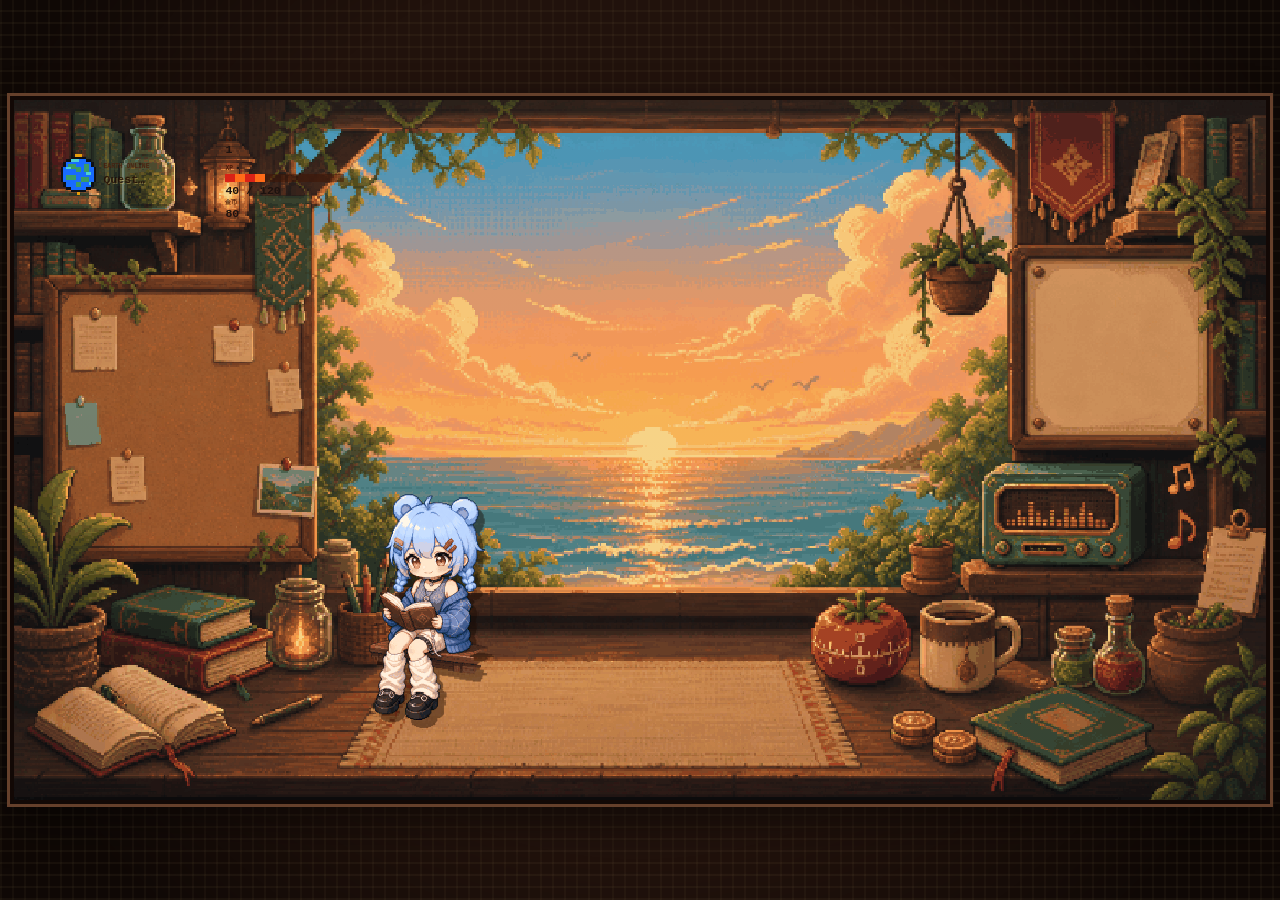
<file: todo-playlist/index.html>
<!doctype html>
<html lang="zh-CN">
  <head>
    <meta charset="utf-8" />
    <meta name="viewport" content="width=device-width, initial-scale=1" />
    <title>Earth Online Quest Deck</title>
    <link rel="icon" href="./assets/pixel-earth.svg" type="image/svg+xml" />
    <link rel="stylesheet" href="./styles.css" />
  </head>
  <body class="scene-mode">
    <div class="app-shell">
      <div class="scene-hotspots" aria-label="场景交互">
        <button class="hotspot hotspot-player" type="button" data-open-view="player" aria-label="查看玩家状态"></button>
        <button class="hotspot hotspot-board" type="button" data-open-view="quests" aria-label="打开任务板"></button>
        <button class="hotspot hotspot-tomato" type="button" data-open-view="focus" aria-label="打开番茄钟"></button>
        <button class="hotspot hotspot-radio" type="button" data-open-view="playlist" aria-label="打开播放列表"></button>
      </div>
      <div class="player-avatar" aria-hidden="true"></div>
      <button class="scene-modal-close" id="closeViewBtn" type="button" aria-label="关闭界面">×</button>
      <header class="topbar">
        <div class="brand">
          <img src="./assets/pixel-earth.svg" alt="" class="brand-orbit" />
          <div>
            <p class="eyebrow">EARTH ONLINE</p>
            <h1>Quest Deck</h1>
          </div>
        </div>
        <div class="player-strip" aria-label="玩家状态">
          <div class="stat">
            <span>Lv</span>
            <strong id="level">1</strong>
          </div>
          <div class="stat wide">
            <span>XP</span>
            <div class="meter" aria-label="经验值">
              <div id="xpFill"></div>
            </div>
            <strong id="xpText">0 / 120</strong>
          </div>
          <div class="stat coin">
            <span>金币</span>
            <strong id="coins">0</strong>
          </div>
        </div>
      </header>

      <main class="workspace">
        <section class="panel quests-panel" aria-labelledby="questsTitle">
          <div class="panel-head">
            <div>
              <p class="eyebrow">TODAY BOARD</p>
              <h2 id="questsTitle"><span class="prop prop-scroll" aria-hidden="true"></span>任务与习惯</h2>
            </div>
            <button class="icon-btn" id="resetDayBtn" type="button" title="刷新今日副本" aria-label="刷新今日副本">↻</button>
          </div>

          <form class="quest-form" id="questForm">
            <label>
              <span>任务名</span>
              <input id="taskTitle" type="text" placeholder="例如：写完方案第一版" autocomplete="off" required />
            </label>
            <div class="form-grid">
              <label>
                <span>类型</span>
                <select id="taskType">
                  <option value="todo">一次任务</option>
                  <option value="habit">养成习惯</option>
                  <option value="deep">深度任务</option>
                </select>
              </label>
              <label>
                <span>间隔天数</span>
                <input id="taskInterval" type="number" min="0" max="30" value="0" />
              </label>
              <label>
                <span>金币</span>
                <input id="taskCoins" type="number" min="1" max="999" value="25" />
              </label>
              <label>
                <span>番茄数</span>
                <input id="taskPomos" type="number" min="1" max="12" value="1" />
              </label>
            </div>
            <button class="primary-btn" type="submit">＋ 添加任务</button>
          </form>

          <div class="tabs" role="tablist" aria-label="任务筛选">
            <button class="tab active" type="button" data-filter="due">今日</button>
            <button class="tab" type="button" data-filter="all">全部</button>
            <button class="tab" type="button" data-filter="done">已完成</button>
          </div>

          <div class="quest-list" id="questList" aria-live="polite"></div>
        </section>

        <section class="panel focus-panel" aria-labelledby="focusTitle">
          <div class="panel-head">
            <div>
              <p class="eyebrow">FOCUS RAID</p>
              <h2 id="focusTitle"><span class="prop prop-tomato" aria-hidden="true"></span>番茄钟</h2>
            </div>
            <div class="mode-switch" aria-label="番茄模式">
              <button class="mode active" type="button" data-mode="focus">25</button>
              <button class="mode" type="button" data-mode="short">5</button>
              <button class="mode" type="button" data-mode="long">15</button>
            </div>
          </div>

          <div class="timer-stage">
            <div class="pixel-sky" aria-hidden="true">
              <span class="window-frame"></span>
              <span class="sun s1"></span>
              <span class="leaf l1"></span>
              <span class="leaf l2"></span>
              <span class="shelf shelf-left"></span>
              <span class="shelf shelf-right"></span>
              <span class="paper-note"></span>
              <span class="plant plant-left"></span>
              <span class="plant plant-right"></span>
              <span class="desk"></span>
              <span class="book-stack"></span>
              <span class="mug"></span>
              <span class="avatar"></span>
            </div>
            <div class="time" id="timer">25:00</div>
            <p id="activeQuestLabel">选择一个任务开始本轮副本</p>
          </div>

          <label class="select-row">
            <span>当前任务</span>
            <select id="activeQuest"></select>
          </label>

          <div class="timer-actions">
            <button class="primary-btn" id="startPauseBtn" type="button">▶ 开始</button>
            <button class="ghost-btn" id="resetTimerBtn" type="button">■ 重置</button>
            <button class="ghost-btn" id="finishPomoBtn" type="button">✓ 记录番茄</button>
          </div>

          <div class="progress-stack">
            <div>
              <span>今日完成番茄</span>
              <strong id="todayPomos">0</strong>
            </div>
            <div>
              <span>连续天数</span>
              <strong id="streak">0</strong>
            </div>
            <div>
              <span>下次升级</span>
              <strong id="nextLevel">120 XP</strong>
            </div>
          </div>
        </section>

        <section class="panel playlist-panel" aria-labelledby="playlistTitle">
          <div class="panel-head">
            <div>
              <p class="eyebrow">BUFF RADIO</p>
              <h2 id="playlistTitle"><span class="prop prop-cassette" aria-hidden="true"></span>Playlist</h2>
            </div>
            <button class="icon-btn" id="clearTrackBtn" type="button" title="清空播放列表" aria-label="清空播放列表">⌫</button>
          </div>

          <form class="track-form" id="trackForm">
            <label>
              <span>曲名</span>
              <input id="trackTitle" type="text" placeholder="Lo-fi cave / boss fight BGM" autocomplete="off" required />
            </label>
            <label>
              <span>音频链接</span>
              <input id="trackUrl" type="url" placeholder="https://..." autocomplete="off" />
            </label>
            <button class="primary-btn" type="submit">＋ 加入播放队列</button>
          </form>

          <div class="now-playing">
            <div>
              <span>正在播放</span>
              <strong id="nowPlaying">未选择</strong>
            </div>
            <audio id="audioPlayer" controls></audio>
          </div>

          <div class="track-list" id="trackList"></div>
        </section>
      </main>
    </div>

    <template id="questTemplate">
      <article class="quest-card">
        <button class="complete-btn" type="button" title="完成任务" aria-label="完成任务">✓</button>
        <div class="quest-copy">
          <div class="quest-title-row">
            <h3></h3>
            <span class="tag"></span>
          </div>
          <p></p>
          <div class="mini-meter"><div></div></div>
        </div>
        <div class="quest-reward">
          <strong></strong>
          <button class="small-btn" type="button">设为当前</button>
          <button class="delete-btn" type="button" title="删除任务" aria-label="删除任务">×</button>
        </div>
      </article>
    </template>

    <template id="trackTemplate">
      <article class="track-card">
        <button class="play-btn" type="button" title="播放" aria-label="播放">▶</button>
        <div>
          <h3></h3>
          <p></p>
        </div>
        <button class="delete-btn" type="button" title="删除曲目" aria-label="删除曲目">×</button>
      </article>
    </template>

    <script src="./app.js"></script>
  </body>
</html>
</file>
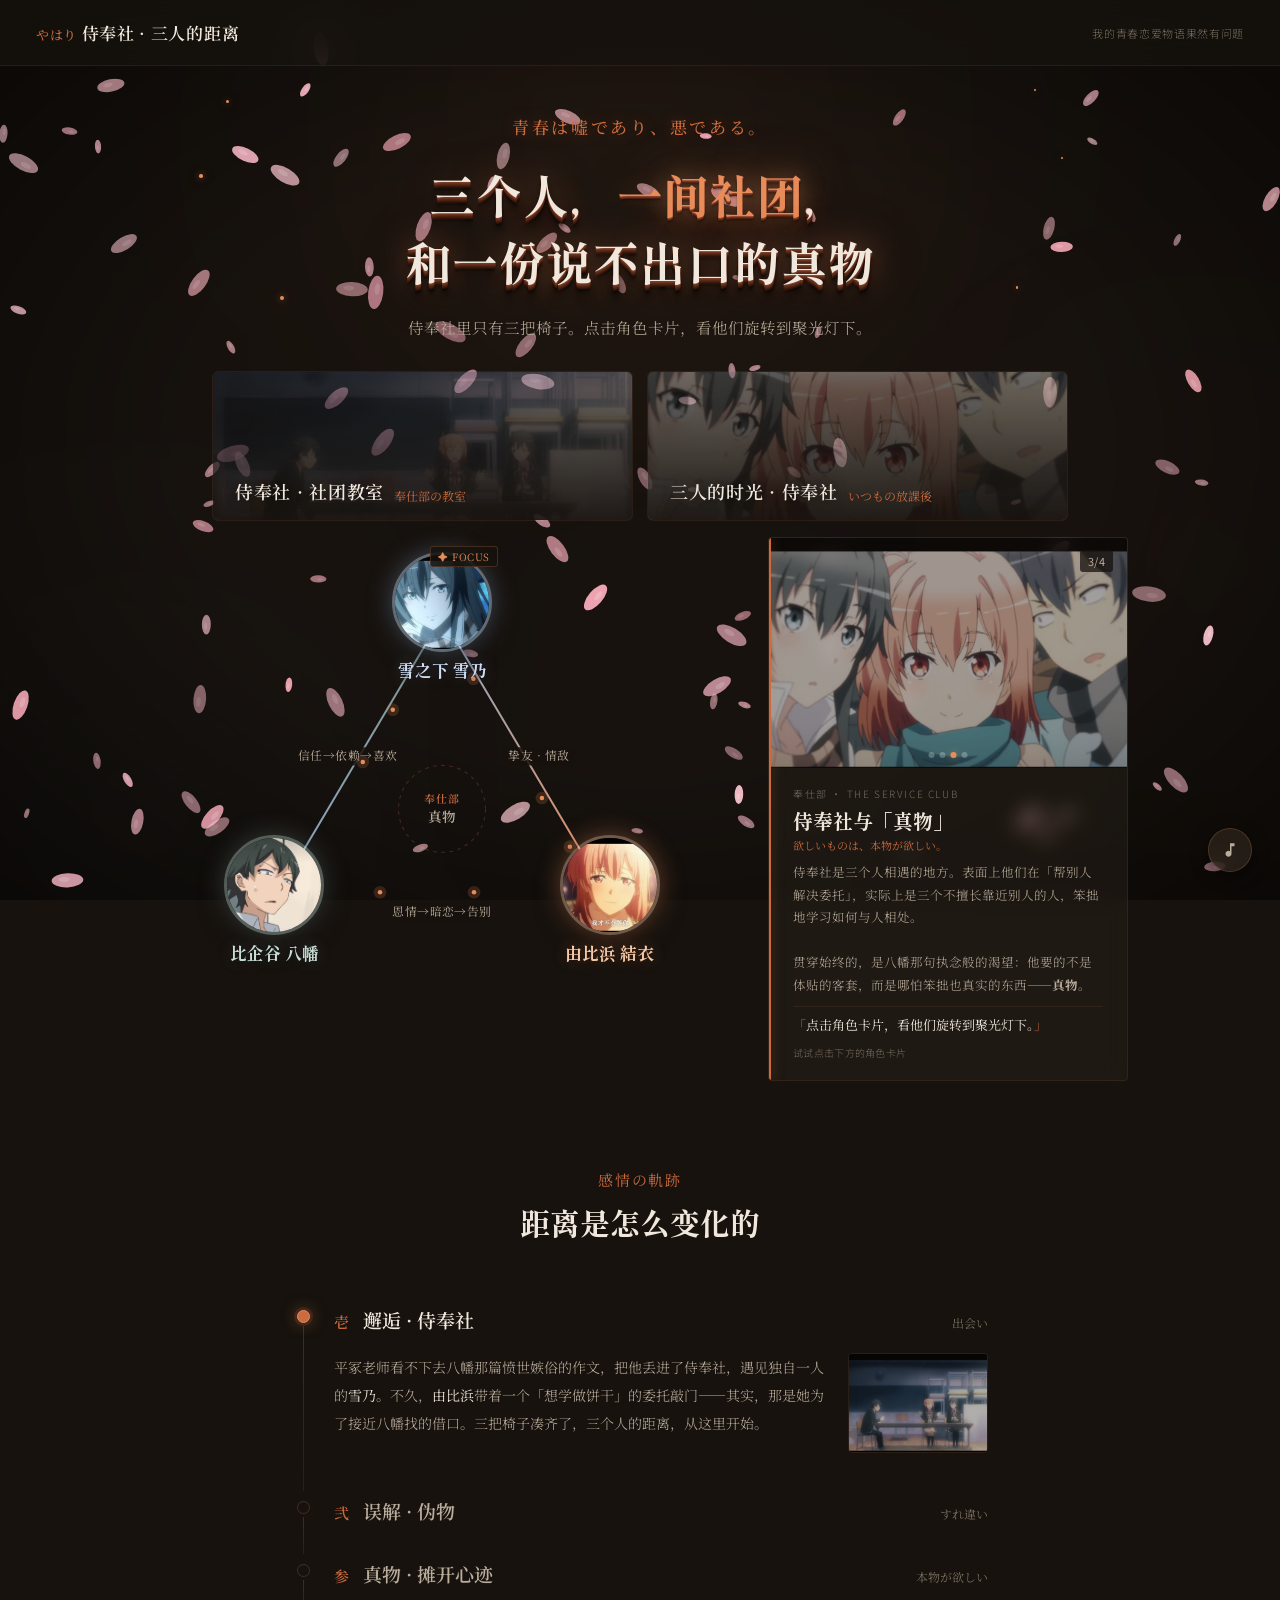
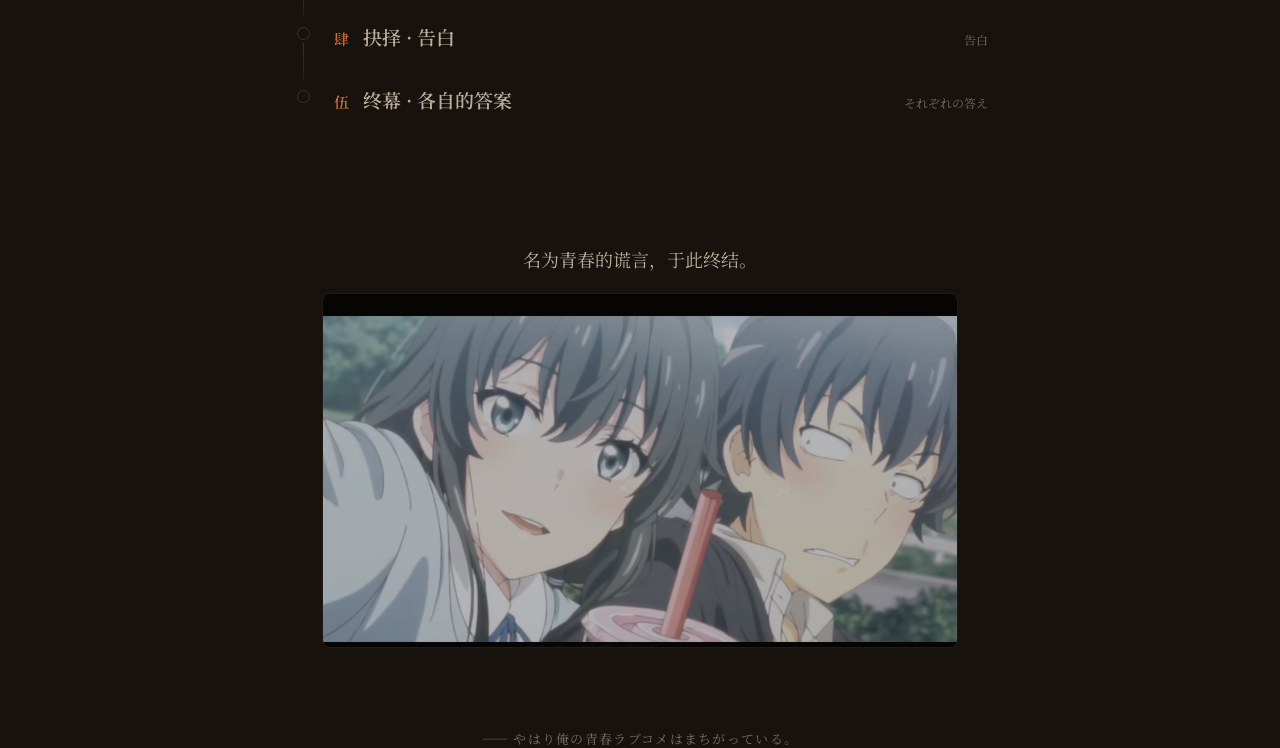
<file: oregairu.html>
<!DOCTYPE html>
<html lang="zh-CN">
<head>
<meta charset="UTF-8">
<meta name="viewport" content="width=device-width, initial-scale=1.0">
<title>侍奉社 · 三人的感情线 — 我的青春恋爱物语果然有问题</title>
<link rel="preconnect" href="https://fonts.googleapis.com">
<link rel="preconnect" href="https://fonts.gstatic.com" crossorigin>
<link href="https://fonts.googleapis.com/css2?family=Shippori+Mincho:wght@400;500;600;700;800&family=Noto+Serif+SC:wght@300;400;500;600;700&family=Noto+Sans+SC:wght@200;300;400;500;600&display=swap" rel="stylesheet">
<style>
:root{
  --bg:#17120E;--bg-2:#1E1813;--bg-3:#262019;
  --panel:rgba(38,32,25,.55);--panel-2:rgba(46,38,29,.7);
  --line:rgba(224,138,90,.10);--line-2:rgba(224,138,90,.22);
  --text:#F1E8DD;--text-soft:#BAAD9C;--text-faint:#796F60;
  --copper:#CC6B3D;--copper-bright:#E88C5A;--copper-deep:#9E4F2A;--copper-glow:rgba(224,138,90,.5);
  --yukino:#8FA8C8;--y-light:#cfdef5;
  --yuigahama:#E88C5A;--g-light:#f6c9a8;
  --hachiman:#7E938C;--h-light:#c8ddd6;
  --mincho:'Shippori Mincho','Noto Serif SC',serif;--serif:'Noto Serif SC',serif;--sans:'Noto Sans SC',-apple-system,sans-serif;
}
*{box-sizing:border-box;margin:0;padding:0}
html{scroll-behavior:smooth}
body{background:var(--bg);color:var(--text);font-family:var(--sans);-webkit-font-smoothing:antialiased;position:relative;overflow-x:hidden;cursor:default}
#sakura-canvas{position:fixed;inset:0;z-index:2;pointer-events:none}
.cursor-glow{position:fixed;z-index:200;pointer-events:none;width:380px;height:380px;border-radius:50%;background:radial-gradient(circle,rgba(232,140,90,.11) 0%,rgba(204,107,61,.04) 35%,transparent 70%);transform:translate(-50%,-50%);transition:opacity .4s;opacity:0}
.cursor-glow.visible{opacity:1}
.ambient{position:fixed;inset:0;z-index:0;pointer-events:none;overflow:hidden}
.ambient-pool{position:absolute;border-radius:50%;filter:blur(140px)}
.ambient-pool.a{width:50vw;height:50vw;background:radial-gradient(circle,rgba(204,107,61,.13) 0%,transparent 70%);top:-14vw;left:50%;transform:translateX(-50%);animation:breathe 20s ease-in-out infinite}
.ambient-pool.b{width:38vw;height:38vw;background:radial-gradient(circle,rgba(143,168,200,.07) 0%,transparent 70%);bottom:-12vw;left:-8vw;animation:breatheB 27s ease-in-out infinite}
.ambient-pool.c{width:32vw;height:32vw;background:radial-gradient(circle,rgba(232,140,90,.06) 0%,transparent 70%);top:40vh;right:-10vw;animation:breatheC 23s ease-in-out infinite}
.ambient-pool.d{width:28vw;height:28vw;background:radial-gradient(circle,rgba(143,168,200,.04) 0%,transparent 70%);top:60vh;left:40%;animation:breatheD 25s ease-in-out infinite}
@keyframes breathe{0%,100%{opacity:.6;transform:translateX(-50%) scale(1)}50%{opacity:1;transform:translateX(-50%) scale(1.08)}}
@keyframes breatheB{0%,100%{opacity:.5;transform:scale(1)}50%{opacity:.85;transform:scale(1.12)}}
@keyframes breatheC{0%,100%{opacity:.4;transform:scale(1)}50%{opacity:.8;transform:scale(1.14)}}
@keyframes breatheD{0%,100%{opacity:.35;transform:scale(1)}50%{opacity:.7;transform:scale(1.1)}}
.ambient::after{content:'';position:absolute;inset:0;background:radial-gradient(ellipse at center,transparent 48%,rgba(0,0,0,.55) 100%)}
::selection{background:rgba(204,107,61,.3);color:var(--text)}
.topbar,.section-wrap,.toast,.graph-stage,.scene-divider{position:relative;z-index:10}
.topbar{z-index:50}

.topbar{position:sticky;top:0;background:rgba(23,18,14,.78);backdrop-filter:blur(22px) saturate(120%);-webkit-backdrop-filter:blur(22px) saturate(120%);border-bottom:1px solid var(--line);padding:0 36px;display:flex;align-items:center;height:66px;gap:20px}
.brand{font-family:var(--mincho);font-size:17px;font-weight:600;letter-spacing:.04em;white-space:nowrap;color:var(--text)}
.brand .jp{color:var(--copper);font-size:13px;font-weight:500}
.brand-sub{font-family:var(--sans);font-weight:300;font-size:11px;color:var(--text-faint);letter-spacing:.06em;margin-left:auto;white-space:nowrap}

.hero{max-width:900px;margin:0 auto;padding:48px 32px 8px;text-align:center;position:relative;z-index:10}
.hero-eyebrow{font-family:var(--mincho);font-size:17px;font-weight:500;letter-spacing:.16em;color:var(--copper);margin-bottom:22px;text-shadow:0 0 18px rgba(204,107,61,.3)}
.hero h1{font-family:var(--mincho);font-size:clamp(30px,5.5vw,46px);font-weight:700;line-height:1.45;letter-spacing:.02em;margin-bottom:18px;display:inline-block;text-shadow:0 1px 0 #7a3e28,0 2px 0 #6a3420,0 3px 0 #5a2a18,0 4px 0 #4a2212,0 5px 0 #3a1a0c,0 6px 0 #2a1208,0 8px 2px rgba(0,0,0,.5),0 12px 5px rgba(0,0,0,.35),0 18px 10px rgba(0,0,0,.2),0 0 35px var(--copper-glow),0 0 70px rgba(204,107,61,.22),0 0 120px rgba(204,107,61,.08);transform:perspective(800px) rotateX(3deg);animation:titleBreathe 8s ease-in-out 1.5s infinite}
@keyframes titleBreathe{0%,100%{transform:perspective(800px) rotateX(3deg) translateY(0)}30%{transform:perspective(800px) rotateX(4.5deg) translateY(-3px)}70%{transform:perspective(800px) rotateX(2deg) translateY(2px)}}
.hero h1 em{font-style:normal;color:var(--copper-bright);text-shadow:0 1px 0 #8a4530,0 2px 0 #6a3020,0 3px 0 #4a2010,0 4px 2px rgba(0,0,0,.4),0 0 22px var(--copper-glow),0 0 50px rgba(232,140,90,.5);animation:textPulse 3.5s ease-in-out infinite}
@keyframes textPulse{0%,100%{text-shadow:0 1px 0 #8a4530,0 2px 0 #6a3020,0 3px 0 #4a2010,0 4px 2px rgba(0,0,0,.4),0 0 22px var(--copper-glow),0 0 50px rgba(232,140,90,.5)}50%{text-shadow:0 1px 0 #8a4530,0 2px 0 #6a3020,0 3px 0 #4a2010,0 4px 2px rgba(0,0,0,.4),0 0 35px var(--copper-glow),0 0 75px rgba(232,140,90,.7),0 0 120px rgba(232,140,90,.3)}}
.hero p.lede{font-family:var(--serif);font-weight:300;font-size:15.5px;color:var(--text-soft);line-height:2;max-width:560px;margin:0 auto}

.title-particles{position:absolute;inset:0;pointer-events:none}
.title-particle{position:absolute;border-radius:50%;background:var(--copper-bright);box-shadow:0 0 6px var(--copper-glow),0 0 14px rgba(232,140,90,.4);animation:tpFloat 4s ease-in-out infinite}
.title-particle:nth-child(1){width:3px;height:3px;top:12%;left:4%;animation-delay:0s}
.title-particle:nth-child(2){width:2px;height:2px;top:8%;right:6%;animation-delay:.6s}
.title-particle:nth-child(3){width:4px;height:4px;bottom:18%;left:10%;animation-delay:1.2s}
.title-particle:nth-child(4){width:2.5px;height:2.5px;bottom:22%;right:8%;animation-delay:1.8s}
.title-particle:nth-child(5){width:3.5px;height:3.5px;top:38%;left:1%;animation-delay:2.4s}
.title-particle:nth-child(6){width:2px;height:2px;top:32%;right:3%;animation-delay:3s}
@keyframes tpFloat{0%,100%{transform:translate(0,0) scale(1);opacity:.25}25%{transform:translate(20px,-24px) scale(2.3);opacity:.9}50%{transform:translate(-10px,-16px) scale(1.5);opacity:.45}75%{transform:translate(-22px,8px) scale(2.8);opacity:.75}}

.scene-divider{max-width:920px;margin:20px auto 16px;padding:0 32px;display:grid;grid-template-columns:1fr 1fr;gap:14px}
.scene-strip{height:150px;border-radius:6px;overflow:hidden;position:relative;border:1px solid var(--line);transition:all .5s}
.scene-strip:hover{border-color:var(--line-2)}
.scene-strip .strip-img{position:absolute;inset:0;background-size:cover;background-position:center;opacity:.38;transition:opacity .5s,transform .8s}
.scene-strip:hover .strip-img{opacity:.58;transform:scale(1.04)}
.scene-strip .strip-overlay{position:absolute;inset:0;background:linear-gradient(180deg,transparent 0%,rgba(23,18,14,.88) 100%);display:flex;align-items:flex-end;padding:16px 22px}
.strip-label{font-family:var(--mincho);font-size:18px;font-weight:600;color:var(--text);letter-spacing:.04em;text-shadow:0 0 12px rgba(0,0,0,.8)}
.strip-jp{font-family:var(--mincho);font-size:12px;color:var(--copper);margin-left:10px;font-weight:400}

.graph-stage{max-width:1040px;margin:8px auto 0;padding:0 32px 40px;display:grid;grid-template-columns:1fr 360px;gap:36px;align-items:start;position:relative;z-index:10}
.graph-area{position:relative;width:100%}
.graph-svg{width:100%;height:auto;display:block;overflow:visible;position:relative;z-index:1}
.edge-line{fill:none;stroke-width:2.2;transition:filter .35s}
.edge:hover .edge-line,.edge.active .edge-line{filter:drop-shadow(0 0 8px var(--copper-glow))}
.edge-hit{fill:none;stroke:transparent;stroke-width:26;cursor:pointer}
.edge-label{font-family:var(--mincho);font-size:13px;fill:var(--text-soft);transition:fill .3s;letter-spacing:.04em}
.edge:hover .edge-label,.edge.active .edge-label{fill:var(--copper-bright)}
.edge-label-bg{fill:var(--bg);opacity:.85}
.core-ring{fill:none;stroke:var(--line-2);stroke-width:1.2;stroke-dasharray:4 5;animation:coreRotate 28s linear infinite;transform-origin:320px 300px}
@keyframes coreRotate{to{transform:rotate(360deg)}}
.core-label{font-family:var(--mincho);font-weight:600;text-anchor:middle}
.core-jp{fill:var(--copper);font-size:12px;letter-spacing:.1em}
.core-cn{fill:var(--text-soft);font-size:15px}
.edge-particle-core{fill:var(--copper-bright)}.edge-particle-glow{fill:var(--copper-glow)}

.node-card{position:absolute;z-index:5;display:flex;flex-direction:column;align-items:center;gap:5px;cursor:pointer;transition:filter .4s}
.node-card:hover{z-index:20!important;filter:drop-shadow(0 0 28px var(--copper-glow))}
.node-card-avatar{width:100px;height:100px;border-radius:50%;overflow:hidden;border:3px solid var(--ring-color);box-shadow:0 0 24px var(--glow-color),0 8px 24px rgba(0,0,0,.5);transition:all .5s cubic-bezier(.34,1.56,.64,1)}
.node-card:hover .node-card-avatar,.node-card.active .node-card-avatar{border-width:4px;box-shadow:0 0 36px var(--glow-color),0 12px 32px rgba(0,0,0,.6)}
.node-card-avatar img{width:100%;height:100%;object-fit:cover;transition:transform .6s}
.node-card:hover .node-card-avatar img{transform:scale(1.08)}
.node-card-label{font-family:var(--mincho);font-size:17px;font-weight:700;color:var(--name-color);text-shadow:0 0 14px var(--glow-color),0 2px 8px rgba(0,0,0,.7);white-space:nowrap;transition:all .3s}
.node-card-spotlight{position:absolute;top:-6px;right:-6px;font-family:var(--mincho);font-size:10px;color:var(--copper-bright);background:rgba(23,18,14,.85);border:1px solid var(--line-2);border-radius:3px;padding:2px 7px;letter-spacing:.06em;opacity:0;transform:translateY(-6px);transition:all .4s}
.node-card.top .node-card-spotlight{opacity:1;transform:translateY(0)}

/* DETAIL — image carousel */
.detail{background:var(--panel);backdrop-filter:blur(10px);-webkit-backdrop-filter:blur(10px);border:1px solid var(--line);border-radius:4px;overflow:hidden;min-height:300px;position:relative;transition:transform .15s ease-out,box-shadow .4s;transform-style:preserve-3d;perspective:800px}
.detail:hover{box-shadow:0 8px 40px rgba(0,0,0,.5),0 0 0 1px var(--line-2)}
.detail::before{content:'';position:absolute;left:0;top:0;bottom:0;width:2px;background:var(--accent);box-shadow:0 0 12px var(--copper-glow);animation:accentPulse 3s ease-in-out infinite;z-index:2}
@keyframes accentPulse{0%,100%{box-shadow:0 0 12px var(--copper-glow)}50%{box-shadow:0 0 24px var(--copper-glow),0 0 48px var(--copper-glow)}}
.detail-carousel{position:relative;height:230px;overflow:hidden;cursor:pointer}
.detail-carousel img{width:100%;height:100%;object-fit:cover;position:absolute;inset:0;opacity:0;transition:opacity .8s ease-in-out}
.detail-carousel img.active{opacity:.6}
.detail-carousel:hover img.active{opacity:.8}
.detail-carousel-counter{position:absolute;top:12px;right:14px;z-index:3;background:rgba(23,18,14,.75);border-radius:3px;padding:3px 8px;font-family:var(--sans);font-size:11px;color:var(--text-soft);letter-spacing:.04em}
.detail-carousel-arrows{position:absolute;inset:0;z-index:3;display:flex;align-items:center;justify-content:space-between;padding:0 8px;pointer-events:none;opacity:0;transition:opacity .3s}
.detail-carousel:hover .detail-carousel-arrows{opacity:1}
.detail-carousel-arrow{pointer-events:auto;width:30px;height:30px;border-radius:50%;background:rgba(23,18,14,.7);border:1px solid var(--line-2);color:var(--text-soft);font-size:15px;cursor:pointer;display:flex;align-items:center;justify-content:center;transition:all .3s}
.detail-carousel-arrow:hover{background:rgba(204,107,61,.25);color:var(--copper-bright);border-color:var(--copper)}
.detail-carousel-dots{position:absolute;bottom:10px;left:50%;transform:translateX(-50%);z-index:3;display:flex;gap:5px}
.detail-carousel-dot{width:6px;height:6px;border-radius:50%;background:rgba(255,255,255,.25);transition:all .3s;cursor:pointer}
.detail-carousel-dot.active{background:var(--copper-bright);box-shadow:0 0 6px var(--copper-glow)}
.detail-body-wrap{padding:18px 24px 20px;position:relative;z-index:2}
.detail-tag{font-family:var(--sans);font-weight:300;font-size:10px;letter-spacing:.16em;text-transform:uppercase;color:var(--text-faint);margin-bottom:5px}
.detail-title{font-family:var(--mincho);font-size:20px;font-weight:700;color:var(--text);margin-bottom:2px;transition:transform .3s}
.detail:hover .detail-title{transform:translateZ(8px)}
.detail-jp{font-family:var(--mincho);font-size:11px;color:var(--accent);margin-bottom:8px}
.detail-body{font-family:var(--serif);font-weight:300;font-size:12.5px;line-height:1.8;color:var(--text-soft)}
.detail-quote{margin-top:10px;padding:8px 0 2px;border-top:1px solid var(--line);font-family:var(--mincho);font-size:13px;color:var(--text);line-height:1.5}
.detail-quote::before{content:'「';color:var(--accent)}.detail-quote::after{content:'」';color:var(--accent)}
.detail-hint{font-family:var(--sans);font-weight:300;font-size:10px;color:var(--text-faint);margin-top:8px;letter-spacing:.03em}

.section-wrap{max-width:760px;margin:0 auto;padding:48px 32px 100px}
.section-head{text-align:center;margin-bottom:48px}
.section-eyebrow{font-family:var(--mincho);font-size:15px;letter-spacing:.12em;color:var(--copper);margin-bottom:10px}
.section-title{font-family:var(--mincho);font-size:30px;font-weight:700;color:var(--text)}
.phase{position:relative;padding-left:42px;padding-bottom:8px}
.phase::before{content:'';position:absolute;left:11px;top:34px;bottom:-8px;width:1px;background:linear-gradient(180deg,var(--line-2),var(--line))}
.phase:last-child::before{display:none}
.phase-dot{position:absolute;left:5px;top:18px;width:13px;height:13px;border-radius:50%;background:var(--bg);border:1.5px solid var(--line-2);transition:all .5s cubic-bezier(.34,1.56,.64,1);z-index:2}
.phase.open .phase-dot{background:var(--copper);border-color:var(--copper-bright);box-shadow:0 0 0 3px rgba(204,107,61,.15),0 0 16px var(--copper-glow);animation:dotPulse 2.5s ease-in-out infinite}
@keyframes dotPulse{0%,100%{box-shadow:0 0 0 3px rgba(204,107,61,.15),0 0 16px var(--copper-glow)}50%{box-shadow:0 0 0 8px rgba(204,107,61,.05),0 0 28px var(--copper-glow)}}
.phase-toggle{width:100%;display:flex;align-items:baseline;gap:14px;padding:14px 0;background:none;border:none;cursor:pointer;text-align:left;font-family:var(--sans)}
.phase-idx{font-family:var(--mincho);font-size:15px;font-weight:600;color:var(--copper);flex-shrink:0}
.phase-name{flex:1;font-family:var(--mincho);font-size:19px;font-weight:600;color:var(--text-soft);transition:color .3s}
.phase-toggle:hover .phase-name,.phase.open .phase-name{color:var(--text)}
.phase-jp{font-family:var(--mincho);font-size:12px;color:var(--text-faint)}
.phase-body{display:grid;grid-template-rows:0fr;opacity:0;transition:grid-template-rows .6s cubic-bezier(.16,1,.3,1),opacity .6s}
.phase-body-inner{overflow:hidden;min-height:0}
.phase.open .phase-body{grid-template-rows:1fr;opacity:1}
.phase-content{display:flex;gap:18px;padding:6px 0 22px}
.phase-text{flex:1;font-family:var(--serif);font-weight:300;font-size:14px;line-height:2;color:var(--text-soft)}
.phase-text b{font-weight:400;color:var(--text)}
.phase-img{width:140px;min-height:100px;border-radius:4px;overflow:hidden;flex-shrink:0;border:1px solid var(--line);transition:all .4s}
.phase-img img{width:100%;height:100%;object-fit:cover;opacity:.48;transition:opacity .4s}
.phase.open .phase-img img{opacity:.7}.phase-img:hover img{opacity:.9}
.tag-y{color:var(--y-light)}.tag-g{color:var(--g-light)}.tag-h{color:var(--h-light)}

.footer{text-align:center;padding:8px 32px 0}
.footer-ending{max-width:700px;margin:0 auto;padding:0 32px 60px;text-align:center}
.footer-ending img{max-width:100%;border-radius:8px;border:1px solid var(--line);opacity:.7;transition:opacity .5s,transform .5s}
.footer-ending img:hover{opacity:.9;transform:scale(1.02)}
.footer-line{font-family:var(--mincho);font-style:normal;font-size:18px;color:var(--text-soft);line-height:1.8;margin-bottom:18px}
.footer-jp{font-family:var(--mincho);font-size:13px;color:var(--text-faint);margin-top:16px;letter-spacing:.1em}

.music-toggle{position:fixed;bottom:28px;right:28px;z-index:500;width:44px;height:44px;border-radius:50%;background:var(--panel-2);backdrop-filter:blur(14px);-webkit-backdrop-filter:blur(14px);border:1px solid var(--line-2);cursor:pointer;display:flex;align-items:center;justify-content:center;transition:all .4s cubic-bezier(.34,1.56,.64,1);box-shadow:0 4px 18px rgba(0,0,0,.45)}
.music-toggle:hover{transform:scale(1.12);border-color:var(--copper-bright);box-shadow:0 6px 28px rgba(0,0,0,.55),0 0 22px var(--copper-glow)}
.music-toggle svg{width:18px;height:18px;fill:var(--text-soft);transition:fill .3s}
.music-toggle:hover svg{fill:var(--copper-bright)}
.music-toggle.playing{background:rgba(204,107,61,.15);border-color:var(--copper)}
.music-toggle.playing svg{fill:var(--copper-bright)}
.music-toggle.playing::after{content:'';position:absolute;inset:-5px;border-radius:50%;border:1.5px solid var(--copper-glow);animation:musicPulse 2s ease-out infinite}
@keyframes musicPulse{0%{transform:scale(1);opacity:.5}100%{transform:scale(1.7);opacity:0}}

.ripple{position:fixed;z-index:300;pointer-events:none;width:16px;height:16px;border-radius:50%;background:radial-gradient(circle,rgba(232,140,90,.5) 0%,transparent 70%);transform:translate(-50%,-50%) scale(0);animation:rippleAnim .9s cubic-bezier(.16,1,.3,1) forwards}
@keyframes rippleAnim{to{transform:translate(-50%,-50%) scale(22);opacity:0}}
.toast{position:fixed;bottom:32px;left:50%;transform:translateX(-50%) translateY(80px);background:var(--panel-2);backdrop-filter:blur(16px);border:1px solid var(--line-2);border-radius:4px;padding:10px 24px;font-family:var(--sans);font-size:13px;color:var(--text-soft);opacity:0;transition:transform .5s cubic-bezier(.34,1.56,.64,1),opacity .4s;z-index:400;pointer-events:none}
.toast.show{opacity:1;transform:translateX(-50%) translateY(0)}
.reveal{opacity:0;transform:translateY(28px);transition:opacity 1s cubic-bezier(.16,1,.3,1),transform 1s cubic-bezier(.16,1,.3,1)}
.reveal.in{opacity:1;transform:translateY(0)}
@keyframes rise{from{opacity:0;transform:translateY(20px);filter:blur(6px)}to{opacity:1;transform:translateY(0);filter:blur(0)}}
.hero-eyebrow{animation:rise 1.1s cubic-bezier(.16,1,.3,1) both}
.hero h1{animation:rise 1.2s cubic-bezier(.16,1,.3,1) .12s both,titleBreathe 8s ease-in-out 1.5s infinite}
.hero p.lede{animation:rise 1.2s cubic-bezier(.16,1,.3,1) .24s both}

/* ═══ INTRO OVERLAY ═══ */
.intro-overlay{position:fixed;inset:0;z-index:999;pointer-events:none;background:rgba(23,18,14,.85);transition:opacity 2s ease-out}
.intro-overlay.done{opacity:0}
.intro-title{position:fixed;top:50%;left:50%;transform:translate(-50%,-50%);z-index:1000;pointer-events:none;font-family:var(--mincho);font-size:clamp(26px,4.5vw,38px);font-weight:700;color:var(--copper-bright);text-shadow:0 0 40px var(--copper-glow),0 0 80px rgba(232,140,90,.6);text-align:center;white-space:nowrap;opacity:0;transition:opacity 2.5s ease-out}
.intro-title.visible{opacity:1}
.intro-title.done{opacity:0;transform:translate(-50%,-50%) scale(1.5);transition:opacity 1s ease-out,transform 1s ease-out}
.intro-sub{position:fixed;top:calc(50% + 40px);left:50%;transform:translate(-50%,-50%);z-index:1000;pointer-events:none;font-family:var(--mincho);font-size:14px;font-weight:400;color:var(--text-soft);letter-spacing:.15em;opacity:0;transition:opacity 2s ease-out 1s}
.intro-sub.visible{opacity:.6}

/* card fly-in — applies to avatar, not card (to avoid position conflict) */
.node-card.intro-fly .node-card-avatar{animation:cardFlyIn .9s cubic-bezier(.34,1.56,.64,1) both}
.node-card.intro-fly .node-card-label{animation:cardFlyIn .9s cubic-bezier(.34,1.56,.64,1) both}
@keyframes cardFlyIn{
  0%{transform:scale(.1) rotate(200deg);opacity:0;filter:blur(6px)}
  65%{opacity:1;filter:blur(0)}
  100%{transform:scale(1) rotate(0deg);opacity:1;filter:blur(0)}
}

@media(max-width:840px){.graph-stage{grid-template-columns:1fr;gap:24px}.detail{min-height:auto}.cursor-glow{display:none}.node-card-avatar{width:76px;height:76px}.node-card-label{font-size:14px}.scene-divider{grid-template-columns:1fr}.phase-content{flex-direction:column}.phase-img{width:100%;height:130px}.detail-carousel{height:180px}}
@media(max-width:560px){.topbar{padding:0 18px}.brand-sub{display:none}.hero{padding:36px 18px 4px}.graph-stage{padding:0 18px 32px}.section-wrap{padding:32px 18px 80px}.node-card-avatar{width:62px;height:62px}.node-card-label{font-size:12px}}
@media(prefers-reduced-motion:reduce){*{animation-duration:.01ms!important;transition-duration:.01ms!important}.ambient,#sakura-canvas,.cursor-glow,.ripple,.title-particles{display:none}.core-ring{animation:none!important}.hero h1{animation:rise .01ms both!important;text-shadow:none;transform:none}}
</style>
</head>
<body>

<div class="ambient"><div class="ambient-pool a"></div><div class="ambient-pool b"></div><div class="ambient-pool c"></div><div class="ambient-pool d"></div></div>
<canvas id="sakura-canvas"></canvas>
<div class="intro-overlay" id="introOverlay"></div>
<div class="intro-title" id="introTitle">やはり俺の青春ラブコメは<br>まちがっている。</div>
<div class="intro-sub" id="introSub">—— 即便如此，他们依然在寻找真物</div>
<div class="cursor-glow" id="cursorGlow"></div>

<nav class="topbar"><div class="brand"><span class="jp">やはり</span> 侍奉社 · 三人的距离</div><div class="brand-sub">我的青春恋爱物语果然有问题</div></nav>

<header class="hero">
  <div class="title-particles"><div class="title-particle"></div><div class="title-particle"></div><div class="title-particle"></div><div class="title-particle"></div><div class="title-particle"></div><div class="title-particle"></div></div>
  <div class="hero-eyebrow">青春は嘘であり、悪である。</div>
  <h1>三个人，<em>一间社团</em>，<br>和一份说不出口的真物</h1>
  <p class="lede">侍奉社里只有三把椅子。点击角色卡片，看他们旋转到聚光灯下。</p>
</header>

<div class="scene-divider reveal">
  <div class="scene-strip"><div class="strip-img" style="background-image:url(./社团.png)"></div><div class="strip-overlay"><span class="strip-label">侍奉社 · 社团教室</span><span class="strip-jp">奉仕部の教室</span></div></div>
  <div class="scene-strip"><div class="strip-img" style="background-image:url(./合照.png)"></div><div class="strip-overlay"><span class="strip-label">三人的时光 · 侍奉社</span><span class="strip-jp">いつもの放課後</span></div></div>
</div>

<section class="graph-stage">
  <div class="graph-area" id="graphArea">
    <svg class="graph-svg" id="graphSvg" viewBox="0 0 640 480" xmlns="http://www.w3.org/2000/svg">
      <defs>
        <linearGradient id="lineYH"><stop offset="0%" stop-color="#8FA8C8"/><stop offset="100%" stop-color="#7E938C"/></linearGradient>
        <linearGradient id="lineYG"><stop offset="0%" stop-color="#8FA8C8"/><stop offset="100%" stop-color="#E88C5A"/></linearGradient>
        <linearGradient id="lineHG"><stop offset="0%" stop-color="#7E938C"/><stop offset="100%" stop-color="#E88C5A"/></linearGradient>
      </defs>
      <circle class="core-ring" cx="320" cy="300" r="48"/>
      <text class="core-label core-jp" x="320" y="294">奉仕部</text><text class="core-label core-cn" x="320" y="314">真物</text>
      <g class="edge" data-key="yh"><line class="edge-line" id="elnYH" x1="320" y1="96" x2="150" y2="392" stroke="url(#lineYH)" stroke-width="2.4"/><line class="edge-hit" id="ehtYH" x1="320" y1="96" x2="150" y2="392"/><rect class="edge-label-bg" id="elbYH" x="170" y="232" width="92" height="20" rx="3"/><text class="edge-label" id="ellYH" x="216" y="246" text-anchor="middle">信任→依赖→喜欢</text></g>
      <g class="edge" data-key="yg"><line class="edge-line" id="elnYG" x1="320" y1="96" x2="490" y2="392" stroke="url(#lineYG)" stroke-width="2"/><line class="edge-hit" id="ehtYG" x1="320" y1="96" x2="490" y2="392"/><rect class="edge-label-bg" id="elbYG" x="388" y="232" width="78" height="20" rx="3"/><text class="edge-label" id="ellYG" x="427" y="246" text-anchor="middle">挚友 · 情敌</text></g>
      <g class="edge" data-key="hg"><line class="edge-line" id="elnHG" x1="150" y1="392" x2="490" y2="392" stroke="url(#lineHG)" stroke-width="2"/><line class="edge-hit" id="ehtHG" x1="150" y1="392" x2="490" y2="392"/><rect class="edge-label-bg" id="elbHG" x="272" y="404" width="96" height="20" rx="3"/><text class="edge-label" id="ellHG" x="320" y="418" text-anchor="middle">恩情→暗恋→告别</text></g>
      <g id="edgeParticles"></g>
    </svg>
    <div class="node-card top" data-key="yukino" id="cardYukino" style="--ring-color:rgba(190,218,242,.45);--glow-color:rgba(143,168,200,.4);--name-color:var(--y-light)"><div class="node-card-avatar"><img src="./雪之下.png" alt="雪之下雪乃"></div><span class="node-card-label">雪之下 雪乃</span><span class="node-card-spotlight">✦ FOCUS</span></div>
    <div class="node-card" data-key="hachiman" id="cardHachiman" style="--ring-color:rgba(185,215,205,.4);--glow-color:rgba(126,147,140,.35);--name-color:var(--h-light)"><div class="node-card-avatar"><img src="./截屏2026-06-18 13.50.44.png" alt="比企谷八幡"></div><span class="node-card-label">比企谷 八幡</span><span class="node-card-spotlight">✦ FOCUS</span></div>
    <div class="node-card" data-key="yuigahama" id="cardYuigahama" style="--ring-color:rgba(248,200,168,.4);--glow-color:rgba(232,140,90,.4);--name-color:var(--g-light)"><div class="node-card-avatar"><img src="./由比滨.png" alt="由比浜结衣"></div><span class="node-card-label">由比浜 結衣</span><span class="node-card-spotlight">✦ FOCUS</span></div>
  </div>
  <div class="detail" id="detail">
    <div class="detail-carousel" id="detailCarousel"><div id="carouselImgs"></div><div class="detail-carousel-counter" id="carouselCounter">1/4</div><div class="detail-carousel-arrows"><button class="detail-carousel-arrow" id="carouselPrev">‹</button><button class="detail-carousel-arrow" id="carouselNext">›</button></div><div class="detail-carousel-dots" id="carouselDots"></div></div>
    <div class="detail-body-wrap" id="detailBody"></div>
  </div>
</section>

<section class="section-wrap">
  <div class="section-head reveal"><div class="section-eyebrow">感情の軌跡</div><div class="section-title">距离是怎么变化的</div></div>
  <div id="timeline"></div>
</section>

<footer class="footer reveal">
  <div class="footer-line">名为青春的谎言，于此终结。</div>
  <div class="footer-ending"><img src="./雪之下与比企谷2026-06-18 13.03.55.png" alt="雪之下与比企谷" loading="lazy"></div>
  <div class="footer-jp">―― やはり俺の青春ラブコメはまちがっている。</div>
</footer>

<div class="toast" id="toast"></div>
<audio id="bgmAudio" loop preload="auto" style="display:none"></audio>
<button class="music-toggle" id="musicToggle" aria-label="背景音乐" title="播放 OST"><svg viewBox="0 0 24 24"><path d="M12 3v10.55A3.99 3.99 0 0010 13c-2.21 0-4 1.79-4 4s1.79 4 4 4 4-1.79 4-4V7h4V3h-6z"/></svg></button>

<script>
const chars={
  yukino:{accent:'var(--yukino)',tag:'雪之下 雪乃 · Yukino',title:'雪之下雪乃',jp:'完璧で、けれど脆い。',body:'全校第一的美少女，成绩、容貌、气质都近乎完美，却也因此活得格外痛苦。她骄傲、毒舌、习惯把一切扛在自己身上。<br><br>在一次次的争执与并肩之后，她第一次允许自己软弱，也第一次说出「将来有一天，你要来拯救我」。',quote:'我要改变人类，还有这个世界。',hint:'她与八幡的连线，是全剧的核心',gallery:['./雪之下.png','./雪之下与比企谷2026-06-18 13.03.55.png','./雪之下与比企谷2026-06-18 13.03.32.png','./合照.png']},
  hachiman:{accent:'var(--hachiman)',tag:'比企谷 八幡 · Hachiman',title:'比企谷八幡',jp:'ぼっちには、ぼっちの矜持がある。',body:'扭曲的现实主义者，没有朋友，也不打算有。他解决问题的方式总是「牺牲自己」。<br><br>他用犬儒和自嘲把自己包起来，但内心比谁都渴望真实的连接。正是那句「我想要真物」，把三个人摇摇欲坠的关系逼到了必须面对真心的那一刻。',quote:'人生在世何其痛苦，所以咖啡至少该甜一点。',hint:'他的自我牺牲，同时伤了两个女孩的心',gallery:['./截屏2026-06-18 13.50.44.png','./由比滨与大老师.png','./由比滨与比企谷2026-06-18 13.00.29.png','./由比滨与比企谷2026-06-18 13.00.00.png']},
  yuigahama:{accent:'var(--yuigahama)',tag:'由比浜 结衣 · Yui',title:'由比浜结衣',jp:'やさしさは、ときに残酷だ。',body:'温柔、体贴、最会照顾别人情绪的元气少女。一切的起点是一场车祸——八幡为了救她的小狗受了伤。<br><br>她比谁都早察觉自己的心意。最后她选择鼓起勇气、正面告白——哪怕早已猜到结局。',quote:'呀吼——！小企鹅！',hint:'她和雪乃，既是挚友，也是情敌',gallery:['./由比滨.png','./由比滨2026-06-18 12.55.33.png','./由比滨2026-06-18 12.57.20.png','./由比滨2026-06-18 12.57.07.png']},
};
const relations={
  intro:{accent:'var(--copper)',tag:'奉仕部 · The Service Club',title:'侍奉社与「真物」',jp:'欲しいものは、本物が欲しい。',body:'侍奉社是三个人相遇的地方。表面上他们在「帮别人解决委托」，实际上是三个不擅长靠近别人的人，笨拙地学习如何与人相处。<br><br>贯穿始终的，是八幡那句执念般的渴望：他要的不是体贴的客套，而是哪怕笨拙也真实的东西——<b>真物</b>。',quote:'点击角色卡片，看他们旋转到聚光灯下。',hint:'试试点击下方的角色卡片',gallery:['./社团.png','./三人合照.png','./合照.png','./雪之下.png']},
  yh:{accent:'var(--copper)',tag:'核心线 · 雪乃 ⟷ 八幡',title:'信任 → 依赖 → 喜欢',jp:'いつか、私を助けてね。',body:'两人最初是互相看不顺眼的辩论对手。转折发生在文化祭——雪乃重新认识了这个总是自我牺牲的男生。<br><br><b>信任</b>→彼此交心；<b>依赖</b>→「将来你要来拯救我」；<b>喜欢</b>→她悄悄把志愿从理科改成了文科。两个都不擅长表达的人，最终走向了彼此。',quote:'欲しいものは、本物が欲しい。',hint:'这是三条线里，唯一走到一起的那条',gallery:['./雪之下.png','./雪之下与比企谷2026-06-18 13.03.55.png','./雪之下与比企谷2026-06-18 13.03.32.png','./雪之下与比企谷2026-06-18 13.03.27.png']},
  hg:{accent:'var(--yuigahama)',tag:'由比浜 ⟷ 八幡',title:'恩情 → 暗恋 → 告别',jp:'ずるいのは、わかってる。',body:'起点是那场车祸的恩情与愧疚。由比浜一次次被八幡的温柔打动——尽管那温柔总是以伤害自己为代价。<br><br>她很早就明白了这份喜欢大概不会有结果。但她没有躲藏，而是郑重地告白，再坦然地接受失恋。她要的是一个不留遗憾的青春。',quote:'就算知道结果，我也想自己说出口。',hint:'温柔的人，往往最先学会告别',gallery:['./由比滨.png','./由比滨与比企谷2026-06-18 13.00.00.png','./由比滨与比企谷2026-06-18 13.00.29.png','./由比滨与大老师.png']},
  yg:{accent:'var(--yukino)',tag:'雪乃 ⟷ 由比浜',title:'挚友，也是情敌',jp:'本当の友達になりたい。',body:'她们是侍奉社里最亲密的两个女孩，却同时喜欢上了同一个人——这份心意，让友情变得无比微妙。<br><br>难得的是，她们谁都不愿意用欺骗和回避去维系这段关系。在故事最后，两个人有了「重新开始」的可能。',quote:'我不想要靠谎言维持的温柔。',hint:'连八幡都说，这两人之间也有他们自己的故事',gallery:['./合照.png','./三人合照.png','./由比滨2026-06-18 12.57.20.png','./社团.png']},
};
const phases=[
  {idx:'壱',name:'邂逅 · 侍奉社',jp:'出会い',img:'./社团.png',text:'平冢老师看不下去八幡那篇愤世嫉俗的作文，把他丢进了侍奉社，遇见独自一人的<b class="tag-y">雪乃</b>。不久，<b class="tag-g">由比浜</b>带着一个「想学做饼干」的委托敲门——其实，那是她为了接近八幡找的借口。三把椅子凑齐了，三个人的距离，从这里开始。'},
  {idx:'弐',name:'误解 · 伪物',jp:'すれ違い',img:'./由比滨2026-06-18 12.57.07.png',text:'八幡用一贯的方式解决委托：把脏活、骂名、伤害全揽到自己身上，让别人得以保全。可这种「自我牺牲」让两个女孩都无法接受——<b class="tag-g">由比浜</b>是单纯地心疼他，<b class="tag-y">雪乃</b>则觉得这背离了真实、是在维护一份「伪物」。第一道裂痕，浮现了。'},
  {idx:'参',name:'真物 · 摊开心迹',jp:'本物が欲しい',img:'./由比滨与比企谷2026-06-18 13.00.00.png',text:'在几乎要决裂的边缘，<b class="tag-h">八幡</b>近乎崩溃地喊出了那句——「我想要真物」。这是全剧的转折：三个人第一次卸下伪装，正面承认彼此的真心有多重要，也第一次承认，维持现状的温柔其实是一种逃避。'},
  {idx:'肆',name:'抉择 · 告白',jp:'告白',img:'./雪之下与比企谷2026-06-18 13.03.27.png',text:'真心一旦摊开，就再也回不去了。<b class="tag-g">由比浜</b>鼓起勇气，郑重地告白；<b class="tag-y">雪乃</b>也不再逃避自己的心意，向前迈了一步。三角的张力被拉到顶点——每个人都必须给出自己的答案。'},
  {idx:'伍',name:'终幕 · 各自的答案',jp:'それぞれの答え',img:'./雪之下与比企谷2026-06-18 13.03.32.png',text:'<b class="tag-y">雪乃</b>与<b class="tag-h">八幡</b>最终走到了一起，两个笨拙的人决定一起去寻找那个「真物」。<b class="tag-g">由比浜</b>正面接受了失恋，却也因此完成了一段不留遗憾的青春。而两个女孩，选择放下情敌的身份，重新做真正的朋友。名为青春的谎言，于此终结。'}
];

const reduce=window.matchMedia('(prefers-reduced-motion:reduce)').matches;
const isTouch='ontouchstart' in window||navigator.maxTouchPoints>0;
const lerp=(a,b,t)=>a+(b-a)*t;
const clamp=(v,mn,mx)=>Math.max(mn,Math.min(mx,v));

// SAKURA — supports storm mode for intro
const sC=document.getElementById('sakura-canvas'),sX=sC.getContext('2d');let sw,sh;function rSz(){sw=sC.width=innerWidth;sh=sC.height=innerHeight}rSz();addEventListener('resize',rSz);
const petals=[],pCl=['rgba(255,190,200,','rgba(255,175,190,','rgba(255,200,210,','rgba(245,180,195,','rgba(255,185,198,'];
let wind=0,gustForce=0,stormMode=false,stormTimer=0;
class SP{constructor(rY=1,sMode=false){this.reset(rY,sMode)}reset(rY,sMode=false){this.x=Math.random()*sw;this.y=rY?Math.random()*sh:(sMode?Math.random()*sh:-20-Math.random()*200);this.sz=(sMode?5+Math.random()*12:4+Math.random()*10);this.bS=(sMode?.3+Math.random()*.6:.4+Math.random()*.9);this.sp=this.bS;this.wA=(sMode?.3+Math.random()*.5:.3+Math.random()*.7);this.wF=.01+Math.random()*.02;this.wP=Math.random()*Math.PI*2;this.rt=Math.random()*Math.PI*2;this.rS=(Math.random()-.5)*(sMode?.04:.03);this.op=(sMode?.6+Math.random()*.35:.25+Math.random()*.5);this.cl=pCl[Math.floor(Math.random()*pCl.length)];this.gT=0;this.gS=0;this.fading=false;this.targetOp=this.op}update(w,gf){if(this.gT<=0&&Math.random()<.003){this.gT=60+Math.random()*120;this.gS=(Math.random()-.5)*2.5}if(this.gT>0){this.gT--;this.gS*=.96}if(this.fading){this.op=lerp(this.op,this.targetOp,.01)}const d=Math.sin(this.y*this.wF+this.wP)*this.wA;this.x+=d+w*.4+this.gS*.6+gf;this.y+=this.sp;this.rt+=this.rS;if(this.x<-40)this.x=sw+30;if(this.x>sw+40)this.x=-30;if(this.y>sh+40)this.reset(0,stormMode)}draw(c){c.save();c.translate(this.x,this.y);c.rotate(this.rt);c.scale(1,.45);c.fillStyle=this.cl+this.op+')';c.beginPath();c.arc(0,0,this.sz,0,Math.PI*2);c.fill();c.fillStyle='rgba(255,255,255,'+(this.op*.2)+')';c.beginPath();c.arc(-this.sz*.2,-this.sz*.15,this.sz*.35,0,Math.PI*2);c.fill();c.restore()}}
for(let i=0;i<35;i++)petals.push(new SP(1,false));
function setStormMode(on){stormMode=on;if(on){gustForce=0;stormTimer=0;while(petals.length<120)petals.push(new SP(1,true));for(const p of petals){p.reset(Math.random()>.3,true);p.y=Math.random()*sh;p.x=Math.random()*sw;p.op=.6+Math.random()*.35;p.fading=false}}}
function aS(){if(reduce){sC.style.display='none';return}sX.clearRect(0,0,sw,sh);wind+=(Math.sin(Date.now()*.0003)*.3-wind)*.02;if(stormMode){stormTimer++;if(stormTimer>180&&stormTimer<300){gustForce=lerp(gustForce,9,.025)}else if(stormTimer>=300){gustForce*=0.93}}else gustForce=0;
// Fade & remove excess petals when not in storm mode
if(!stormMode){for(let i=petals.length-1;i>=35;i--){petals[i].fading=true;petals[i].targetOp=0;if(petals[i].op<.02)petals.splice(i,1)}}
for(const p of petals){p.update(wind,gustForce);p.draw(sX)}requestAnimationFrame(aS)}if(!reduce)aS();

// CURSOR
const cG=document.getElementById('cursorGlow');let tX=-500,tY=-500,cX=-500,cY=-500;
document.addEventListener('mousemove',e=>{tX=e.clientX;tY=e.clientY;cG.classList.add('visible')});document.addEventListener('mouseleave',()=>cG.classList.remove('visible'));
function aG(){cX=lerp(cX,tX,.07);cY=lerp(cY,tY,.07);cG.style.left=cX+'px';cG.style.top=cY+'px';if(!reduce)requestAnimationFrame(aG)}if(!reduce)aG();

// EDGE PARTICLES
const pG=document.getElementById('edgeParticles'),epD=[];
[{x1:320,y1:96,x2:150,y2:392},{x1:320,y1:96,x2:490,y2:392},{x1:150,y1:392,x2:490,y2:392}].forEach(e=>{for(let i=0;i<3;i++){const t=i/3;const g=document.createElementNS('http://www.w3.org/2000/svg','circle');g.setAttribute('r','7');g.setAttribute('fill','rgba(232,140,90,.18)');pG.appendChild(g);const c=document.createElementNS('http://www.w3.org/2000/svg','circle');c.setAttribute('r','2.5');c.setAttribute('fill','#E88C5A');pG.appendChild(c);epD.push({edge:e,t,speed:.0012+Math.random()*.0018,glow:g,core:c})}});
function aEP(){if(reduce)return;for(const p of epD){p.t+=p.speed;if(p.t>1)p.t-=1;const x=lerp(p.edge.x1,p.edge.x2,p.t),y=lerp(p.edge.y1,p.edge.y2,p.t);p.glow.setAttribute('cx',x);p.glow.setAttribute('cy',y);p.core.setAttribute('cx',x);p.core.setAttribute('cy',y)}requestAnimationFrame(aEP)}if(!reduce)aEP();

// ROTATION
const graphArea=document.getElementById('graphArea'),graphSvg=document.getElementById('graphSvg');
const cards={yukino:document.getElementById('cardYukino'),hachiman:document.getElementById('cardHachiman'),yuigahama:document.getElementById('cardYuigahama')};
const VB={w:640,h:480},SLOTS={top:{x:320,y:88},bl:{x:135,y:400},br:{x:505,y:400}};
let slot={top:'yukino',bl:'hachiman',br:'yuigahama'};
const edgeEls={
  yh:{ln:document.getElementById('elnYH'),ht:document.getElementById('ehtYH'),lb:document.getElementById('elbYH'),ll:document.getElementById('ellYH'),from:'yukino',to:'hachiman'},
  yg:{ln:document.getElementById('elnYG'),ht:document.getElementById('ehtYG'),lb:document.getElementById('elbYG'),ll:document.getElementById('ellYG'),from:'yukino',to:'yuigahama'},
  hg:{ln:document.getElementById('elnHG'),ht:document.getElementById('ehtHG'),lb:document.getElementById('elbHG'),ll:document.getElementById('ellHG'),from:'hachiman',to:'yuigahama'},
};
function vbToPx(vx,vy){const sr=graphSvg.getBoundingClientRect(),ar=graphArea.getBoundingClientRect();return{x:(sr.left-ar.left)+vx*sr.width/VB.w,y:(sr.top-ar.top)+vy*sr.height/VB.h}}
function placeCard(card,vx,vy){const p=vbToPx(vx,vy);card.style.left=p.x+'px';card.style.top=p.y+'px';card.style.transform='translate(-50%,-50%)'}
function layoutCards(){for(const[s,c]of Object.entries(slot)){placeCard(cards[c],SLOTS[s].x,SLOTS[s].y);cards[c].classList.toggle('top',s==='top')}updateEdges()}
function getCardVb(key){const c=cards[key],ar=graphArea.getBoundingClientRect(),sr=graphSvg.getBoundingClientRect(),cr=c.getBoundingClientRect();return{x:(cr.left+cr.width/2-ar.left-(sr.left-ar.left))*VB.w/sr.width,y:(cr.top+cr.height/2-ar.top-(sr.top-ar.top))*VB.h/sr.height}}
function updateEdges(){const pos={};for(const k of Object.keys(cards))pos[k]=getCardVb(k);for(const e of Object.values(edgeEls)){const p1=pos[e.from],p2=pos[e.to];e.ln.setAttribute('x1',p1.x);e.ln.setAttribute('y1',p1.y);e.ln.setAttribute('x2',p2.x);e.ln.setAttribute('y2',p2.y);e.ht.setAttribute('x1',p1.x);e.ht.setAttribute('y1',p1.y);e.ht.setAttribute('x2',p2.x);e.ht.setAttribute('y2',p2.y)}}
let animA=false,animS=0,animF={},animT={},animSpot=null;const AD=700;
function bezPt(p0,p1,p2,t){const u=1-t;return{x:u*u*p0.x+2*u*t*p1.x+t*t*p2.x,y:u*u*p0.y+2*u*t*p1.y+t*t*p2.y}}
function animRot(now){if(!animS)animS=now;const raw=clamp((now-animS)/AD,0,1),t=1-Math.pow(1-raw,3);
  for(const[k,card]of Object.entries(cards)){const f=animF[k],to=animT[k],mid={x:(f.x+to.x)/2,y:(f.y+to.y)/2},pdx=to.x-f.x,pdy=to.y-f.y,dist=Math.hypot(pdx,pdy),nx=-pdy/dist,ny=pdx/dist,cp={x:mid.x+nx*(k===animSpot?1:-1)*dist*.35,y:mid.y+ny*(k===animSpot?1:-1)*dist*.35},pt=bezPt(f,cp,to,t);placeCard(card,pt.x,pt.y)}
  updateEdges();if(raw<1)requestAnimationFrame(animRot);else{for(const[k]of Object.entries(cards))placeCard(cards[k],animT[k].x,animT[k].y);animA=false;animS=0;layoutCards()}}
function getSlot(key){for(const[s,c]of Object.entries(slot))if(c===key)return s;return null}
function spotlight(key){if(animA||getSlot(key)==='top')return;animA=true;animSpot=key;
  for(const[k]of Object.entries(cards)){const vb=getCardVb(k);animF[k]={x:vb.x,y:vb.y}}
  const cs=getSlot(key);let ns={};if(cs==='bl')ns={top:slot.bl,bl:slot.br,br:slot.top};else if(cs==='br')ns={top:slot.br,bl:slot.top,br:slot.bl};
  animT={};for(const[s,c]of Object.entries(ns))animT[c]=SLOTS[s];slot=ns;requestAnimationFrame(animRot)}
for(const[k,card]of Object.entries(cards)){card.addEventListener('click',e=>{e.stopPropagation();spotlight(k);showDetail(k)})}
document.querySelectorAll('.edge-hit').forEach(el=>el.addEventListener('click',()=>showDetail(el.closest('.edge').dataset.key)));

// RIPPLE
document.addEventListener('click',e=>{if(reduce)return;const t=e.target.closest('.node-card,.edge-hit,.phase-toggle,.detail,.footer-ending');if(!t)return;const r=document.createElement('div');r.className='ripple';r.style.left=e.clientX+'px';r.style.top=e.clientY+'px';document.body.appendChild(r);r.addEventListener('animationend',()=>r.remove())});

// DETAIL + AUTO CAROUSEL
const detailEl=document.getElementById('detail'),detailBody=document.getElementById('detailBody');
const carouselImgs=document.getElementById('carouselImgs'),carouselCounter=document.getElementById('carouselCounter'),carouselDots=document.getElementById('carouselDots'),carouselEl=document.getElementById('detailCarousel');
let currentGallery=[],currentIdx=0,carouselTimer=null,carouselPaused=false;

function buildCarousel(){
  carouselImgs.innerHTML=currentGallery.map(src=>`<img src="${src}" alt="" loading="lazy">`).join('');
  carouselDots.innerHTML=currentGallery.map((_,i)=>`<div class="detail-carousel-dot${i===currentIdx?' active':''}" data-idx="${i}"></div>`).join('');
  carouselDots.querySelectorAll('.detail-carousel-dot').forEach(d=>{d.addEventListener('click',e=>{e.stopPropagation();goTo(parseInt(d.dataset.idx))})});
  updateCarousel();
}
function updateCarousel(){
  if(currentGallery.length===0)return;
  carouselImgs.querySelectorAll('img').forEach((img,i)=>img.classList.toggle('active',i===currentIdx));
  carouselCounter.textContent=`${currentIdx+1}/${currentGallery.length}`;
  carouselDots.querySelectorAll('.detail-carousel-dot').forEach((d,i)=>d.classList.toggle('active',i===currentIdx));
}
function goTo(idx){currentIdx=idx;updateCarousel();resetTimer()}
function carouselNext(){if(currentGallery.length<2)return;currentIdx=(currentIdx+1)%currentGallery.length;updateCarousel();resetTimer()}
function carouselPrev(){if(currentGallery.length<2)return;currentIdx=(currentIdx-1+currentGallery.length)%currentGallery.length;updateCarousel();resetTimer()}
function resetTimer(){clearInterval(carouselTimer);if(!carouselPaused&&currentGallery.length>1){carouselTimer=setInterval(carouselNext,3500)}}
// Pause on hover
carouselEl.addEventListener('mouseenter',()=>{carouselPaused=true;clearInterval(carouselTimer)});
carouselEl.addEventListener('mouseleave',()=>{carouselPaused=false;resetTimer()});
document.getElementById('carouselNext').addEventListener('click',e=>{e.stopPropagation();carouselNext()});
document.getElementById('carouselPrev').addEventListener('click',e=>{e.stopPropagation();carouselPrev()});
// Click on image to advance
carouselEl.addEventListener('click',e=>{if(e.target.tagName==='IMG')carouselNext()});

function showDetail(key){
  const d=relations[key]||chars[key]||relations.intro;
  detailEl.style.setProperty('--accent',d.accent);
  clearInterval(carouselTimer);carouselPaused=false;
  currentGallery=d.gallery||[d.img||'./社团.png'];currentIdx=0;buildCarousel();resetTimer();
  detailBody.innerHTML=`<div class="detail-tag">${d.tag}</div><div class="detail-title">${d.title}</div><div class="detail-jp">${d.jp}</div><div class="detail-body">${d.body}</div>${d.quote?`<div class="detail-quote">${d.quote}</div>`:''}${d.hint?`<div class="detail-hint">${d.hint}</div>`:''}`;
  for(const[k,c]of Object.entries(cards))c.classList.toggle('active',k===key);
  document.querySelectorAll('.edge').forEach(el=>el.classList.toggle('active',el.dataset.key===key));
  const toast=document.getElementById('toast');toast.textContent=d.tag;toast.classList.add('show');clearTimeout(toast._timeout);toast._timeout=setTimeout(()=>toast.classList.remove('show'),1600);
}showDetail('intro');

// TILT
if(!isTouch&&!reduce){detailEl.addEventListener('mousemove',e=>{const r=detailEl.getBoundingClientRect(),x=e.clientX-r.left,y=e.clientY-r.top,cx=r.width/2,cy=r.height/2;detailEl.style.transform=`perspective(800px) rotateX(${((y-cy)/cy)*-5}deg) rotateY(${((x-cx)/cx)*5}deg)`});detailEl.addEventListener('mouseleave',()=>detailEl.style.transform='perspective(800px) rotateX(0deg) rotateY(0deg)')}
// PARALLAX
if(!isTouch&&!reduce){graphArea.addEventListener('mousemove',e=>{if(animA)return;const r=graphArea.getBoundingClientRect(),x=(e.clientX-r.left)/r.width-.5,y=(e.clientY-r.top)/r.height-.5;for(const[k,card]of Object.entries(cards)){if(getSlot(k)==='top')continue;card.style.transform=`translate(-50%,-50%) translate(${x*8}px,${y*6}px)`}});graphArea.addEventListener('mouseleave',()=>{for(const[k,card]of Object.entries(cards)){if(getSlot(k)==='top')continue;card.style.transform='translate(-50%,-50%)'}})}

// TIMELINE
const tl=document.getElementById('timeline');
phases.forEach((p,i)=>{const el=document.createElement('div');el.className='phase reveal'+(i===0?' open':'');el.innerHTML=`<div class="phase-dot"></div><button class="phase-toggle" aria-expanded="${i===0}"><span class="phase-idx">${p.idx}</span><span class="phase-name">${p.name}</span><span class="phase-jp">${p.jp}</span></button><div class="phase-body"><div class="phase-body-inner"><div class="phase-content"><div class="phase-text">${p.text}</div><div class="phase-img"><img src="${p.img}" loading="lazy" alt="${p.name}"></div></div></div></div>`;tl.appendChild(el);el.querySelector('.phase-toggle').addEventListener('click',()=>{const o=el.classList.toggle('open');el.querySelector('.phase-toggle').setAttribute('aria-expanded',o)})});

// MUSIC — local audio
const bgm=document.getElementById('bgmAudio'),mt=document.getElementById('musicToggle');let mp=false;
bgm.src='./bgm.m4a';bgm.volume=0.45;bgm.loop=true;
async function play(){try{await bgm.play();mp=true;mt.classList.add('playing')}catch(e){}}
play();
function wake(){if(!mp){play();if(mp){document.removeEventListener('click',wake);document.removeEventListener('scroll',wake)}}}
document.addEventListener('click',wake);document.addEventListener('scroll',wake);
mt.addEventListener('click',e=>{e.stopPropagation();mp?(bgm.pause(),mp=false,mt.classList.remove('playing')):play()});

// REVEAL
if(reduce)document.querySelectorAll('.reveal').forEach(el=>el.classList.add('in'));
else{const io=new IntersectionObserver(es=>{es.forEach(e=>{if(e.isIntersecting){e.target.classList.add('in');io.unobserve(e.target)}})},{threshold:.15,rootMargin:'0px 0px -40px 0px'});document.querySelectorAll('.reveal').forEach(el=>io.observe(el))}

// ═══ INTRO SEQUENCE — 樱吹雪缓缓浮现 ═══
const introPlayed=sessionStorage.getItem('oregairu_intro_v2');
const introOverlay=document.getElementById('introOverlay'),introTitle=document.getElementById('introTitle'),introSub=document.getElementById('introSub');
if(!reduce&&!introPlayed){
  // Hide page content behind petals
  document.querySelector('.hero').style.opacity='0';
  document.querySelector('.scene-divider').style.opacity='0';
  document.querySelector('.graph-stage').style.opacity='0';
  for(const[k,card]of Object.entries(cards)){card.style.opacity='0';card.classList.add('intro-fly')}
  stormMode=true;setStormMode(true);

  // 1.5s: title begins to emerge through the dense petals
  setTimeout(()=>{introTitle.classList.add('visible')},1500);
  // 2.5s: subtitle emerges
  setTimeout(()=>{introSub.classList.add('visible')},2500);
  // 4.5s: petals mostly cleared, overlay fades, title fades out
  setTimeout(()=>{
    introOverlay.classList.add('done');
    introTitle.classList.add('done');
    introSub.style.opacity='0';introSub.style.transition='opacity 1.5s ease-out';
    // Page content fades in
    document.querySelector('.hero').style.transition='opacity 1.2s ease-out .2s';document.querySelector('.hero').style.opacity='1';
    document.querySelector('.scene-divider').style.transition='opacity .8s ease-out .5s';document.querySelector('.scene-divider').style.opacity='1';
    document.querySelector('.graph-stage').style.transition='opacity .8s ease-out .8s';document.querySelector('.graph-stage').style.opacity='1';
    // Cards fly in staggered
    const slotKeys=[slot.top,slot.bl,slot.br];
    slotKeys.forEach((key,i)=>{
      setTimeout(()=>{cards[key].style.opacity='1'},400+i*350);
      setTimeout(()=>{cards[key].classList.add('done')},1300+i*350);
    });
  },4500);
  // 6.5s: petals thin to normal
  setTimeout(()=>{setStormMode(false)},6500);
  // 7.5s: final cleanup
  setTimeout(()=>{
    introOverlay.style.display='none';introTitle.style.display='none';introSub.style.display='none';
    sessionStorage.setItem('oregairu_intro_v2','1');
  },7500);
}else{
  // Already played or reduced motion — skip intro
  setStormMode(false);stormMode=false;
  introOverlay.style.display='none';introTitle.style.display='none';introSub.style.display='none';
  document.querySelector('.hero').style.opacity='1';
  document.querySelector('.scene-divider').style.opacity='1';
  document.querySelector('.graph-stage').style.opacity='1';
  for(const[k,card]of Object.entries(cards)){card.style.opacity='1';card.classList.remove('intro-fly','done')}
}

layoutCards();addEventListener('resize',()=>{if(!animA)layoutCards()});
document.querySelectorAll('.edge-line').forEach(ln=>{ln.style.strokeDasharray=String(ln.getTotalLength());ln.style.strokeDashoffset='0';ln.style.opacity='1'});
</script>
</body>
</html>
</file>
<file: todo-playlist/styles.css>
:root {
  --ink: #1d120f;
  --paper: #f4d7bd;
  --panel: #f8e0c4;
  --line: #1d120f;
  --shadow: #4b2418;
  --wood: #6b3522;
  --dark-wood: #35170f;
  --green: #687c35;
  --blue: #78b6b4;
  --red: #9f3f35;
  --gold: #c4862b;
  --cream: #fff1d1;
  --cyan: #a8cf7a;
  --muted: #76523f;
}

* {
  box-sizing: border-box;
}

body {
  margin: 0;
  min-height: 100vh;
  color: var(--ink);
  background:
    linear-gradient(90deg, rgba(255, 219, 174, 0.05) 1px, transparent 1px),
    linear-gradient(rgba(255, 219, 174, 0.05) 1px, transparent 1px),
    repeating-linear-gradient(90deg, #492314 0 44px, #542a18 44px 48px, #3a1a10 48px 52px);
  background-size: 18px 18px, 18px 18px, auto;
  font-family: "Courier New", Courier, monospace;
}

body::before {
  content: "";
  position: fixed;
  inset: 0;
  pointer-events: none;
  background:
    radial-gradient(circle at 50% 0%, rgba(245, 217, 176, 0.18), transparent 34%),
    linear-gradient(rgba(23, 16, 13, 0.14), rgba(23, 16, 13, 0.14));
  z-index: -1;
}

button,
input,
select {
  font: inherit;
}

button {
  cursor: pointer;
}

.app-shell {
  width: min(1480px, calc(100vw - 28px));
  margin: 0 auto;
  padding: 18px 0 28px;
}

.topbar {
  display: flex;
  align-items: center;
  justify-content: space-between;
  gap: 18px;
  padding: 14px 18px;
  border: 3px solid var(--line);
  background:
    linear-gradient(180deg, #f9debf 0 72%, #d08b54 72% 100%);
  box-shadow: 7px 7px 0 var(--shadow);
}

.brand {
  display: flex;
  align-items: center;
  gap: 14px;
  min-width: 0;
}

.brand-orbit {
  width: 62px;
  height: 62px;
  image-rendering: pixelated;
  flex: 0 0 auto;
  filter: saturate(0.65) brightness(0.92);
}

.eyebrow {
  margin: 0 0 4px;
  color: var(--muted);
  font-size: 0.78rem;
  font-weight: 700;
  letter-spacing: 0;
}

h1,
h2,
h3,
p {
  margin-top: 0;
}

h1 {
  margin-bottom: 0;
  font-size: clamp(1.5rem, 3vw, 2.4rem);
  line-height: 1;
}

h2 {
  margin-bottom: 0;
  font-size: 1.35rem;
  display: flex;
  align-items: center;
  gap: 8px;
}

.prop {
  display: inline-block;
  width: 38px;
  height: 38px;
  flex: 0 0 38px;
  background-image: url("./assets/pixel-props-muted.png");
  background-repeat: no-repeat;
  background-size: 320px 320px;
  image-rendering: pixelated;
}

.prop-scroll {
  background-position: -242px -18px;
}

.prop-tomato {
  background-position: -141px -8px;
}

.prop-cassette {
  background-position: -24px -96px;
}

.player-strip {
  display: flex;
  align-items: stretch;
  gap: 10px;
}

.stat {
  min-width: 86px;
  padding: 9px 10px;
  border: 2px solid var(--line);
  background: var(--cream);
  box-shadow: 3px 3px 0 var(--line);
}

.stat span,
.progress-stack span,
.now-playing span {
  display: block;
  color: var(--muted);
  font-size: 0.76rem;
  font-weight: 700;
}

.stat strong {
  display: block;
  margin-top: 4px;
  font-size: 1.1rem;
}

.stat.wide {
  width: min(280px, 26vw);
}

.meter,
.mini-meter {
  height: 12px;
  margin: 6px 0 3px;
  border: 2px solid var(--line);
  background: #7f5b42;
  overflow: hidden;
}

.meter div,
.mini-meter div {
  width: 0%;
  height: 100%;
  background: repeating-linear-gradient(90deg, var(--red) 0 8px, #f05d4d 8px 16px);
}

.workspace {
  display: grid;
  grid-template-columns: minmax(360px, 1.1fr) minmax(320px, 0.86fr) minmax(310px, 0.84fr);
  gap: 18px;
  margin-top: 18px;
  align-items: start;
}

.panel {
  border: 3px solid var(--line);
  background:
    linear-gradient(180deg, rgba(238, 215, 184, 0.92), rgba(216, 185, 150, 0.94)),
    url("./assets/pixel-props-muted.png"),
    repeating-linear-gradient(0deg, #7a432d 0 18px, #6c3624 18px 21px);
  background-size: auto, 360px 360px, auto;
  background-position: center, right -150px bottom -150px, center;
  background-blend-mode: normal, soft-light, normal;
  box-shadow: 7px 7px 0 var(--shadow);
  padding: 16px;
}

.panel-head {
  display: flex;
  align-items: center;
  justify-content: space-between;
  gap: 12px;
  margin-bottom: 14px;
}

.icon-btn,
.complete-btn,
.delete-btn,
.play-btn {
  display: inline-grid;
  place-items: center;
  width: 38px;
  height: 38px;
  border: 2px solid var(--line);
  background: var(--cream);
  box-shadow: 3px 3px 0 var(--line);
  color: var(--ink);
  font-weight: 900;
}

.icon-btn:active,
.complete-btn:active,
.delete-btn:active,
.play-btn:active,
.primary-btn:active,
.ghost-btn:active,
.small-btn:active,
.mode:active,
.tab:active {
  transform: translate(2px, 2px);
  box-shadow: 1px 1px 0 var(--line);
}

label {
  display: grid;
  gap: 6px;
  color: var(--muted);
  font-size: 0.78rem;
  font-weight: 700;
}

input,
select {
  width: 100%;
  min-height: 42px;
  border: 2px solid var(--line);
  border-radius: 0;
  background: #fff3df;
  color: var(--ink);
  padding: 9px 10px;
  outline: none;
}

input:focus,
select:focus {
  box-shadow: 0 0 0 3px var(--cyan);
}

.quest-form,
.track-form {
  display: grid;
  gap: 10px;
}

.form-grid {
  display: grid;
  grid-template-columns: repeat(4, minmax(0, 1fr));
  gap: 10px;
}

.primary-btn,
.ghost-btn,
.small-btn,
.mode,
.tab {
  min-height: 40px;
  border: 2px solid var(--line);
  border-radius: 0;
  box-shadow: 3px 3px 0 var(--line);
  font-weight: 900;
}

.primary-btn {
  background: linear-gradient(180deg, #dfaa42 0 48%, var(--gold) 48% 100%);
  color: var(--ink);
}

.ghost-btn,
.small-btn,
.mode,
.tab {
  background: var(--cream);
  color: var(--ink);
}

.tabs,
.mode-switch,
.timer-actions {
  display: flex;
  gap: 9px;
}

.tabs {
  margin: 16px 0 12px;
}

.tab,
.mode {
  padding: 0 12px;
}

.tab.active,
.mode.active {
  background: linear-gradient(180deg, #cbe684 0 48%, var(--green) 48% 100%);
  color: #fff8df;
}

.quest-list,
.track-list {
  display: grid;
  gap: 12px;
}

.quest-card,
.track-card {
  display: grid;
  align-items: center;
  gap: 12px;
  border: 2px solid var(--line);
  background: #fff3df;
  box-shadow: 4px 4px 0 var(--line);
  padding: 12px;
}

.quest-card {
  grid-template-columns: 38px minmax(0, 1fr) auto;
}

.quest-card.done {
  background: #e4d3ae;
}

.quest-card.done h3 {
  text-decoration: line-through;
}

.complete-btn {
  background: var(--green);
  color: #ffffff;
}

.delete-btn {
  background: #efb0a4;
}

.quest-copy {
  min-width: 0;
}

.quest-title-row {
  display: flex;
  align-items: center;
  flex-wrap: wrap;
  gap: 8px;
}

.quest-title-row h3,
.track-card h3 {
  margin-bottom: 0;
  overflow-wrap: anywhere;
  font-size: 1rem;
}

.tag {
  display: inline-block;
  padding: 3px 7px;
  border: 2px solid var(--line);
  background: #dfb17d;
  font-size: 0.72rem;
  font-weight: 900;
}

.quest-copy p,
.track-card p {
  margin: 6px 0 0;
  color: var(--muted);
  font-size: 0.78rem;
  font-weight: 700;
  overflow-wrap: anywhere;
}

.quest-reward {
  display: grid;
  justify-items: end;
  gap: 8px;
}

.quest-reward strong {
  color: #8f210e;
}

.small-btn {
  min-height: 32px;
  padding: 0 8px;
  font-size: 0.72rem;
}

.timer-stage {
  position: relative;
  display: grid;
  place-items: center;
  min-height: 360px;
  border: 3px solid var(--line);
  background: #2f241d;
  overflow: hidden;
  box-shadow: inset 0 -58px 0 rgba(29, 18, 15, 0.5);
}

.pixel-sky {
  position: absolute;
  inset: 0;
  background-image: url("./assets/pixel-scene-muted.png");
  background-repeat: no-repeat;
  background-position: center;
  background-size: cover;
  image-rendering: pixelated;
}

.pixel-sky::after {
  content: "";
  position: absolute;
  inset: 0;
  background:
    linear-gradient(180deg, rgba(29, 18, 15, 0.22), transparent 28%, rgba(29, 18, 15, 0.24)),
    radial-gradient(circle at 50% 48%, transparent 0 28%, rgba(29, 18, 15, 0.12) 72%);
}

.pixel-sky > span {
  display: none;
}

.window-frame,
.sun,
.leaf,
.shelf,
.paper-note,
.plant,
.desk,
.book-stack,
.mug,
.avatar {
  position: absolute;
  display: block;
  image-rendering: pixelated;
}

.window-frame {
  left: 18%;
  right: 15%;
  top: 18px;
  height: 184px;
  border: 8px solid #2b1712;
  background:
    linear-gradient(35deg, transparent 47%, #2b1712 47% 53%, transparent 53%),
    linear-gradient(-35deg, transparent 47%, #2b1712 47% 53%, transparent 53%),
    linear-gradient(90deg, transparent 48%, #2b1712 48% 52%, transparent 52%),
    linear-gradient(180deg, #cce8c4 0 42%, #8ba63f 42% 54%, #eaf3cf 54% 100%);
  box-shadow: inset 0 0 0 8px #f0cfad, 0 8px 0 rgba(29, 18, 15, 0.24);
}

.sun {
  width: 18px;
  height: 18px;
  right: 22%;
  top: 35px;
  background: #fff6b7;
  box-shadow: 18px 0 0 #fff6b7, 0 18px 0 #fff6b7, 18px 18px 0 #fff6b7;
}

.leaf {
  width: 26px;
  height: 18px;
  background: #7f922b;
  border: 3px solid #2b1712;
}

.l1 {
  left: 24%;
  top: 55px;
  box-shadow: -18px 24px 0 #6f8428, 18px 45px 0 #9aaa42;
}

.l2 {
  right: 14%;
  top: 72px;
  box-shadow: 16px 24px 0 #657828, -14px 52px 0 #9aaa42;
}

.shelf {
  height: 14px;
  border: 3px solid #2b1712;
  background: #8b4b2e;
  box-shadow: 0 16px 0 #331811;
}

.shelf-left {
  left: 10px;
  top: 48px;
  width: 94px;
}

.shelf-right {
  right: 10px;
  top: 86px;
  width: 92px;
}

.paper-note {
  right: 26px;
  top: 18px;
  width: 46px;
  height: 64px;
  border: 3px solid #2b1712;
  background:
    linear-gradient(#7b3c29 0 0) 10px 13px / 26px 4px,
    linear-gradient(#7b3c29 0 0) 10px 27px / 22px 4px,
    linear-gradient(#7b3c29 0 0) 10px 41px / 26px 4px,
    #fff1d1;
  background-repeat: no-repeat;
}

.plant {
  width: 18px;
  height: 70px;
  background:
    linear-gradient(#49651f 0 0) 7px 16px / 5px 54px,
    linear-gradient(#7f922b 0 0) 0 0 / 18px 16px,
    linear-gradient(#9aaa42 0 0) -9px 18px / 18px 16px,
    linear-gradient(#6f8428 0 0) 9px 30px / 18px 16px;
  background-repeat: no-repeat;
}

.plant-left {
  left: 38px;
  bottom: 70px;
}

.plant-right {
  right: 45px;
  bottom: 76px;
}

.desk {
  left: 7%;
  right: 7%;
  bottom: 45px;
  height: 48px;
  border: 4px solid #2b1712;
  background:
    repeating-linear-gradient(90deg, #8f4f31 0 34px, #6c3522 34px 38px);
}

.book-stack {
  left: 18%;
  bottom: 92px;
  width: 64px;
  height: 34px;
  background:
    linear-gradient(#fff1d1 0 0) 4px 0 / 54px 8px,
    linear-gradient(#c52227 0 0) 0 10px / 62px 8px,
    linear-gradient(#fff1d1 0 0) 8px 20px / 50px 8px;
  background-repeat: no-repeat;
}

.mug {
  right: 25%;
  bottom: 98px;
  width: 28px;
  height: 30px;
  border: 4px solid #2b1712;
  background: #fff1d1;
  box-shadow: 20px 8px 0 -8px #fff1d1, 20px 8px 0 -4px #2b1712;
}

.avatar {
  left: calc(50% - 39px);
  bottom: 64px;
  width: 78px;
  height: 106px;
  background:
    linear-gradient(#2b1712 0 0) 24px 0 / 30px 12px,
    linear-gradient(#2b1712 0 0) 14px 12px / 50px 14px,
    linear-gradient(#ef8aa3 0 0) 12px 26px / 54px 28px,
    linear-gradient(#ffe0bd 0 0) 18px 46px / 42px 26px,
    linear-gradient(#2b1712 0 0) 26px 56px / 8px 8px,
    linear-gradient(#2b1712 0 0) 44px 56px / 8px 8px,
    linear-gradient(#c52227 0 0) 22px 78px / 34px 14px,
    linear-gradient(#1d120f 0 0) 14px 92px / 50px 14px;
  background-repeat: no-repeat;
  filter: drop-shadow(5px 5px 0 #fff1d1) drop-shadow(8px 8px 0 #1d120f);
}

.time {
  position: relative;
  z-index: 1;
  align-self: start;
  margin-top: 94px;
  padding: 10px 18px;
  border: 3px solid var(--line);
  background: rgba(255, 241, 209, 0.94);
  box-shadow: 5px 5px 0 var(--line);
  font-size: clamp(2.8rem, 8vw, 5rem);
  line-height: 1;
  font-weight: 900;
}

.timer-stage p {
  position: absolute;
  z-index: 1;
  left: 14px;
  right: 14px;
  bottom: 12px;
  margin: 0;
  padding: 7px 10px;
  border: 2px solid var(--line);
  background: rgba(255, 241, 209, 0.94);
  font-size: 0.8rem;
  font-weight: 900;
  text-align: center;
}

.select-row {
  margin: 14px 0 12px;
}

.timer-actions {
  flex-wrap: wrap;
}

.timer-actions button {
  flex: 1 1 130px;
}

.progress-stack {
  display: grid;
  grid-template-columns: repeat(3, minmax(0, 1fr));
  gap: 10px;
  margin-top: 14px;
}

.progress-stack div,
.now-playing {
  border: 2px solid var(--line);
  background: var(--cream);
  padding: 10px;
  box-shadow: 3px 3px 0 var(--line);
}

.progress-stack strong {
  display: block;
  margin-top: 5px;
  font-size: 1.2rem;
}

.now-playing {
  display: grid;
  gap: 9px;
  margin: 14px 0;
}

audio {
  width: 100%;
}

.track-card {
  grid-template-columns: 38px minmax(0, 1fr) 38px;
}

.empty {
  border: 2px dashed var(--line);
  background: rgba(255, 255, 255, 0.62);
  padding: 14px;
  color: var(--muted);
  font-weight: 900;
}

@media (max-width: 1180px) {
  .workspace {
    grid-template-columns: 1fr 1fr;
  }

  .playlist-panel {
    grid-column: 1 / -1;
  }
}

@media (max-width: 760px) {
  .app-shell {
    width: min(100vw - 18px, 640px);
    padding-top: 9px;
  }

  .topbar,
  .workspace,
  .player-strip {
    display: grid;
    grid-template-columns: 1fr;
  }

  .player-strip {
    width: 100%;
  }

  .stat,
  .stat.wide {
    width: 100%;
  }

  .workspace {
    gap: 14px;
  }

  .form-grid,
  .progress-stack {
    grid-template-columns: 1fr 1fr;
  }

  .quest-card {
    grid-template-columns: 38px minmax(0, 1fr);
  }

  .quest-reward {
    grid-column: 1 / -1;
    grid-template-columns: 1fr auto auto;
    align-items: center;
    justify-items: stretch;
  }

  .timer-stage {
    min-height: 260px;
  }
}

@media (max-width: 440px) {
  .form-grid,
  .progress-stack {
    grid-template-columns: 1fr;
  }

  .brand {
    align-items: flex-start;
  }

  .brand-orbit {
    width: 48px;
    height: 48px;
  }

  .tabs,
  .mode-switch {
    flex-wrap: wrap;
  }
}

/* Scene-first layout: the illustration is the interface. */
body.scene-mode {
  min-height: 100vh;
  display: grid;
  place-items: center;
  padding: 10px;
  overflow-x: hidden;
  background: #21120c;
}

body.scene-mode::before {
  background:
    repeating-linear-gradient(0deg, rgba(255, 228, 148, 0.04) 0 2px, transparent 2px 12px),
    repeating-linear-gradient(90deg, rgba(255, 228, 148, 0.03) 0 2px, transparent 2px 12px),
    radial-gradient(circle at 50% 45%, transparent 0 56%, rgba(0, 0, 0, 0.52) 86%);
  z-index: 0;
}

.scene-mode .app-shell {
  position: relative;
  width: min(100vw - 20px, 1760px);
  aspect-ratio: 16 / 9;
  margin: 0;
  padding: 0;
  overflow: hidden;
  border: 4px solid #120805;
  background: url("./assets/pixel-room-sunset.png") center / cover no-repeat;
  box-shadow: 0 0 0 3px #65402b, 0 18px 42px rgba(0, 0, 0, 0.48);
  image-rendering: pixelated;
}

.scene-mode .app-shell::after {
  content: "";
  position: absolute;
  inset: 0;
  pointer-events: none;
  background:
    linear-gradient(rgba(255, 239, 202, 0.04), rgba(63, 30, 14, 0.08));
  mix-blend-mode: soft-light;
}

.scene-mode .interaction-hints {
  position: absolute;
  inset: 0;
  z-index: 4;
  pointer-events: none;
}

.scene-mode .player-avatar {
  position: absolute;
  z-index: 3;
  left: 28.2%;
  bottom: 11.2%;
  width: 9.8%;
  aspect-ratio: 224 / 420;
  pointer-events: none;
  background: url("./assets/player-reading-pixel.png") center / contain no-repeat;
  image-rendering: pixelated;
  filter: drop-shadow(6px 8px 0 rgba(24, 8, 3, 0.45)) saturate(1.04);
  transform-origin: 50% 100%;
  animation: avatar-idle 3.4s ease-in-out infinite;
}

@keyframes avatar-idle {
  0%,
  100% {
    transform: translateY(0) scale(1);
  }

  50% {
    transform: translateY(-7px) scale(1.018);
  }
}

.scene-mode .hint {
  position: absolute;
  display: inline-block;
  padding: 0.35em 0.6em;
  border: 3px solid #160703;
  background: rgba(24, 8, 3, 0.86);
  color: #fff4c2;
  box-shadow:
    3px 3px 0 #f0a225,
    6px 6px 0 rgba(24, 8, 3, 0.62);
  font-size: clamp(0.52rem, 0.82vw, 0.92rem);
  font-weight: 900;
  line-height: 1;
  text-shadow: 2px 2px 0 #5d1705;
  white-space: nowrap;
  image-rendering: pixelated;
  animation: hint-breathe 2.8s ease-in-out infinite;
}

.scene-mode .hint::before {
  content: "";
  position: absolute;
  left: 50%;
  bottom: -9px;
  width: 10px;
  height: 10px;
  background: #160703;
  transform: translateX(-50%) rotate(45deg);
  box-shadow: 2px 2px 0 #f0a225;
}

.scene-mode .hint-player {
  left: 7.5%;
  top: 20.5%;
  animation-delay: -0.4s;
}

.scene-mode .hint-board {
  left: 14.4%;
  top: 20.8%;
  animation-delay: -1.1s;
}

.scene-mode .hint-timer {
  left: 47.4%;
  top: 55.4%;
  animation-delay: -1.7s;
}

.scene-mode .hint-radio {
  left: 80.1%;
  top: 24.2%;
  animation-delay: -0.8s;
}

.scene-mode .hint-reward {
  left: 58%;
  top: 76%;
  animation-delay: -2.2s;
}

@keyframes hint-breathe {
  0%,
  100% {
    transform: translateY(0) scale(1);
    filter: brightness(0.92);
  }

  50% {
    transform: translateY(-8px) scale(1.035);
    filter: brightness(1.28);
  }
}

.scene-mode .topbar,
.scene-mode .panel {
  position: absolute;
  z-index: 2;
  border: 0;
  background: transparent;
  box-shadow: none;
  padding: 0;
}

.scene-mode .topbar {
  left: 2.1%;
  top: 4.1%;
  width: 25.5%;
  height: 14.2%;
  display: block;
}

.scene-mode .brand {
  position: absolute;
  left: 5.5%;
  top: 18%;
  width: 37%;
  height: 56%;
  min-width: 0;
  padding: 0;
  gap: 4%;
  pointer-events: none;
}

.scene-mode .brand-orbit {
  width: clamp(20px, 3.2vw, 48px);
  height: clamp(20px, 3.2vw, 48px);
  filter: saturate(1.2) contrast(1.1);
}

.scene-mode .brand .eyebrow {
  font-size: clamp(0.38rem, 0.5vw, 0.58rem);
  color: rgba(74, 27, 10, 0.78);
}

.scene-mode h1 {
  max-width: 7ch;
  overflow: hidden;
  white-space: nowrap;
  text-overflow: ellipsis;
  font-size: clamp(0.55rem, 0.9vw, 1rem);
  color: rgba(33, 12, 4, 0.82);
  text-shadow: 1px 1px 0 rgba(255, 220, 119, 0.35);
}

.scene-mode .player-strip {
  position: absolute;
  inset: 0;
  display: block;
}

.scene-mode .stat {
  position: absolute;
  min-width: 0;
  padding: 0;
  border: 0;
  background: transparent;
  box-shadow: none;
  overflow: hidden;
}

.scene-mode .stat:nth-child(1) {
  left: 58%;
  top: 8%;
  width: 13%;
  height: 24%;
}

.scene-mode .stat.wide {
  left: 58%;
  top: 37%;
  width: 37%;
  height: 29%;
}

.scene-mode .stat.coin {
  left: 58%;
  top: 70%;
  width: 26%;
  height: 22%;
}

.scene-mode .stat span,
.scene-mode .progress-stack span,
.scene-mode .now-playing span {
  color: #4a1b0a;
  font-size: clamp(0.34rem, 0.5vw, 0.58rem);
}

.scene-mode .stat strong {
  margin-top: 0;
  font-size: clamp(0.52rem, 0.9vw, 1.05rem);
}

.scene-mode .meter,
.scene-mode .mini-meter {
  height: clamp(4px, 0.58vw, 9px);
  margin: 2px 0;
  border: 0;
  background: rgba(65, 23, 6, 0.55);
}

.scene-mode .meter div,
.scene-mode .mini-meter div {
  background: repeating-linear-gradient(90deg, #d92216 0 10px, #ff6b18 10px 20px);
}

.scene-mode .workspace {
  display: contents;
}

.scene-mode .quests-panel {
  left: 4.9%;
  top: 27.8%;
  width: 23.6%;
  height: 39.5%;
}

.scene-mode .focus-panel {
  left: 36.9%;
  top: 62.2%;
  width: 29.4%;
  height: 21.2%;
}

.scene-mode .playlist-panel {
  left: 75.4%;
  top: 25.6%;
  width: 18.6%;
  height: 37%;
}

.scene-mode .panel-head {
  margin: 0 0 1.6%;
  min-height: 0;
}

.scene-mode .panel-head .eyebrow,
.scene-mode .panel-head h2 .prop,
.scene-mode .icon-btn,
.scene-mode .clearTrackBtn {
  display: none;
}

.scene-mode h2 {
  font-size: clamp(0.72rem, 1.15vw, 1.25rem);
  color: #2b1005;
  text-shadow: 1px 1px 0 rgba(255, 218, 108, 0.5);
}

.scene-mode .quest-form,
.scene-mode .track-form {
  gap: 4px;
  margin-bottom: 5px;
}

.scene-mode label {
  gap: 2px;
  color: #4f220b;
  font-size: clamp(0.42rem, 0.62vw, 0.68rem);
}

.scene-mode input,
.scene-mode select {
  min-height: clamp(18px, 2vw, 32px);
  padding: 3px 6px;
  border: 2px solid rgba(39, 13, 4, 0.88);
  background: rgba(255, 238, 191, 0.74);
  color: #1e0903;
  font-size: clamp(0.48rem, 0.72vw, 0.78rem);
}

.scene-mode .form-grid {
  grid-template-columns: 1fr 0.75fr 0.75fr 0.75fr;
  gap: 4px;
}

.scene-mode .primary-btn,
.scene-mode .ghost-btn,
.scene-mode .small-btn,
.scene-mode .mode,
.scene-mode .tab {
  min-height: clamp(18px, 2vw, 32px);
  border: 2px solid #210c04;
  box-shadow: 2px 2px 0 #210c04;
  background: linear-gradient(180deg, #f2b94a 0 48%, #b76724 48% 100%);
  color: #1e0903;
  font-size: clamp(0.46rem, 0.72vw, 0.78rem);
}

.scene-mode .tabs {
  gap: 5px;
  margin: 4px 0 6px;
}

.scene-mode .tab {
  padding: 0 7px;
}

.scene-mode .tab.active,
.scene-mode .mode.active {
  background: linear-gradient(180deg, #adc13e 0 48%, #60770f 48% 100%);
  color: #fff1c5;
}

.scene-mode .quest-list,
.scene-mode .track-list {
  gap: 5px;
  max-height: 48%;
  overflow: auto;
  padding-right: 3px;
  scrollbar-width: thin;
}

.scene-mode .quest-card,
.scene-mode .track-card {
  gap: 6px;
  padding: 6px;
  border: 2px solid rgba(39, 13, 4, 0.92);
  background: rgba(255, 218, 143, 0.3);
  box-shadow: 2px 2px 0 rgba(39, 13, 4, 0.92);
}

.scene-mode .quest-card {
  grid-template-columns: clamp(20px, 2vw, 32px) minmax(0, 1fr) auto;
}

.scene-mode .complete-btn,
.scene-mode .delete-btn,
.scene-mode .play-btn {
  width: clamp(20px, 2vw, 32px);
  height: clamp(20px, 2vw, 32px);
  border: 2px solid #210c04;
  box-shadow: 2px 2px 0 #210c04;
  font-size: clamp(0.52rem, 0.82vw, 0.9rem);
}

.scene-mode .quest-title-row h3,
.scene-mode .track-card h3 {
  font-size: clamp(0.52rem, 0.82vw, 0.9rem);
  color: #1b0802;
}

.scene-mode .quest-copy p,
.scene-mode .track-card p {
  margin-top: 2px;
  color: #55230b;
  font-size: clamp(0.4rem, 0.62vw, 0.68rem);
}

.scene-mode .tag {
  padding: 1px 4px;
  border: 1px solid #210c04;
  background: rgba(146, 105, 36, 0.56);
  font-size: clamp(0.36rem, 0.54vw, 0.62rem);
}

.scene-mode .quest-reward {
  gap: 3px;
}

.scene-mode .quest-reward strong {
  font-size: clamp(0.46rem, 0.7vw, 0.76rem);
  color: #fff0a1;
  text-shadow: 1px 1px 0 #5a1504;
}

.scene-mode .small-btn {
  min-height: clamp(17px, 1.8vw, 26px);
  padding: 0 5px;
}

.scene-mode .timer-stage {
  min-height: 0;
  height: 51%;
  border: 0;
  background: transparent;
  box-shadow: none;
  overflow: visible;
}

.scene-mode .pixel-sky {
  display: none;
}

.scene-mode .time {
  margin: 0;
  padding: 2% 7%;
  align-self: center;
  border: 0;
  background: transparent;
  box-shadow: none;
  color: #220b03;
  text-shadow: 3px 3px 0 rgba(255, 214, 83, 0.5);
  font-size: clamp(1.6rem, 5vw, 5rem);
}

.scene-mode .timer-stage p {
  left: 6%;
  right: 6%;
  bottom: 4%;
  padding: 2px 6px;
  border: 0;
  background: rgba(255, 232, 175, 0.3);
  color: #2b1005;
  font-size: clamp(0.42rem, 0.7vw, 0.78rem);
}

.scene-mode .select-row {
  margin: 2px 0 5px;
}

.scene-mode .timer-actions {
  gap: 5px;
}

.scene-mode .timer-actions button {
  flex-basis: auto;
}

.scene-mode .progress-stack {
  grid-template-columns: repeat(3, minmax(0, 1fr));
  gap: 5px;
  margin-top: 6px;
}

.scene-mode .progress-stack div,
.scene-mode .now-playing {
  padding: 4px 5px;
  border: 2px solid rgba(39, 13, 4, 0.84);
  background: rgba(255, 230, 170, 0.32);
  box-shadow: 2px 2px 0 rgba(39, 13, 4, 0.84);
}

.scene-mode .progress-stack strong {
  margin-top: 1px;
  font-size: clamp(0.54rem, 0.9vw, 0.98rem);
}

.scene-mode .playlist-panel .panel-head {
  margin-bottom: 3px;
}

.scene-mode .playlist-panel h2 {
  font-size: clamp(0.65rem, 1vw, 1.05rem);
}

.scene-mode .track-form label:first-child {
  display: none;
}

.scene-mode .track-form {
  grid-template-columns: 1fr;
}

.scene-mode .now-playing {
  margin: 5px 0;
}

.scene-mode audio {
  height: clamp(24px, 3.3vw, 40px);
}

.scene-mode .track-card {
  grid-template-columns: clamp(20px, 2vw, 30px) minmax(0, 1fr) clamp(20px, 2vw, 30px);
}

.scene-mode .empty {
  padding: 6px;
  border: 2px dashed rgba(39, 13, 4, 0.82);
  background: rgba(255, 205, 96, 0.24);
  color: #3d1607;
  font-size: clamp(0.46rem, 0.7vw, 0.76rem);
}

@media (max-width: 900px) {
  body.scene-mode {
    place-items: start center;
    padding: 8px;
  }

  .scene-mode .app-shell {
    width: min(100vw - 16px, 720px);
    min-height: 0;
    aspect-ratio: 16 / 9;
    background-image: url("./assets/pixel-room-sunset.png");
    background-size: 100% 100%;
    background-position: center;
    background-repeat: no-repeat;
  }

  .scene-mode .topbar,
  .scene-mode .quests-panel,
  .scene-mode .focus-panel,
  .scene-mode .playlist-panel {
    left: 5%;
    width: 90%;
    height: auto;
  }

  .scene-mode .topbar {
    top: 20px;
  }

  .scene-mode .quests-panel {
    top: 210px;
  }

  .scene-mode .focus-panel {
    top: 720px;
  }

  .scene-mode .playlist-panel {
    top: 1080px;
  }

  .scene-mode .panel {
    padding: 12px;
    border: 3px solid #210c04;
    background: rgba(224, 134, 38, 0.72);
    box-shadow: 4px 4px 0 #210c04;
  }

  .scene-mode .quest-list,
  .scene-mode .track-list {
    max-height: 270px;
  }

  .scene-mode .timer-stage {
    height: 150px;
  }

  .scene-mode .player-avatar {
    left: auto;
    right: 10%;
    top: 624px;
    bottom: auto;
    width: 15.5%;
    opacity: 0.95;
    filter: drop-shadow(5px 7px 0 rgba(24, 8, 3, 0.58)) saturate(1.06);
  }

  .scene-mode .hint {
    font-size: 0.68rem;
    padding: 0.35em 0.55em;
    box-shadow: 2px 2px 0 #f0a225, 4px 4px 0 rgba(24, 8, 3, 0.62);
  }

  .scene-mode .hint-player {
    left: 9%;
    top: 118px;
  }

  .scene-mode .hint-board {
    left: 10%;
    top: 185px;
  }

  .scene-mode .hint-timer {
    left: 10%;
    top: 690px;
  }

  .scene-mode .hint-radio {
    left: 10%;
    top: 1052px;
  }

  .scene-mode .hint-reward {
    left: auto;
    right: 8%;
    top: 650px;
  }
}

/* Diegetic interaction layer: keep the room clean, open UI only after clicking objects. */
.scene-mode .interaction-hints {
  display: none;
}

.scene-mode .scene-hotspots {
  position: absolute;
  inset: 0;
  z-index: 6;
  pointer-events: none;
}

.scene-mode .hotspot {
  position: absolute;
  border: 0;
  background: transparent;
  box-shadow: none;
  padding: 0;
  pointer-events: auto;
}

.scene-mode .hotspot::after {
  content: "";
  position: absolute;
  inset: 0;
  border: 3px solid rgba(255, 255, 255, 0.92);
  box-shadow:
    0 0 0 2px rgba(78, 39, 14, 0.3),
    0 0 16px rgba(255, 255, 255, 0.7);
  opacity: 0;
  transform: scale(0.98);
  transition: opacity 160ms ease, transform 160ms ease;
  pointer-events: none;
}

.scene-mode .hotspot:hover::after,
.scene-mode .hotspot:focus-visible::after {
  opacity: 1;
  transform: scale(1);
}

.scene-mode .hotspot-player {
  left: 3.2%;
  top: 5.9%;
  width: 12.8%;
  height: 12.2%;
}

.scene-mode .hotspot-board {
  left: 3.5%;
  top: 22.2%;
  width: 25.2%;
  height: 48%;
}

.scene-mode .hotspot-tomato {
  left: 66.2%;
  top: 70.4%;
  width: 11.2%;
  height: 13.8%;
}

.scene-mode .hotspot-radio {
  left: 75.8%;
  top: 25%;
  width: 18.3%;
  height: 42%;
}

.scene-mode .workspace {
  position: absolute;
  inset: 0;
  display: block;
  z-index: 8;
  pointer-events: none;
}

.scene-mode .workspace::before {
  content: "";
  position: absolute;
  inset: 0;
  background: rgba(30, 14, 7, 0.28);
  opacity: 0;
  transition: opacity 180ms ease;
  pointer-events: none;
}

.scene-mode[data-view="quests"] .workspace::before,
.scene-mode[data-view="focus"] .workspace::before,
.scene-mode[data-view="playlist"] .workspace::before {
  opacity: 1;
}

.scene-mode .panel {
  left: 50%;
  top: 50%;
  width: min(760px, 72%);
  height: min(660px, 78%);
  padding: clamp(34px, 4vw, 64px);
  opacity: 0;
  visibility: hidden;
  transform: translate(-50%, -48%) scale(0.985);
  pointer-events: none;
  overflow: hidden;
  border: 0;
  background:
    linear-gradient(rgba(255, 243, 215, 0.64), rgba(255, 229, 176, 0.5)),
    url("./assets/ui-parchment-panel.png") center / 100% 100% no-repeat;
  box-shadow: 0 18px 36px rgba(26, 10, 4, 0.4);
  transition: opacity 180ms ease, transform 180ms ease, visibility 180ms ease;
}

.scene-mode[data-view="quests"] .quests-panel,
.scene-mode[data-view="focus"] .focus-panel,
.scene-mode[data-view="playlist"] .playlist-panel {
  opacity: 1;
  visibility: visible;
  transform: translate(-50%, -50%) scale(1);
  pointer-events: auto;
}

.scene-mode .scene-modal-close {
  position: absolute;
  right: 18.4%;
  top: 13.2%;
  z-index: 11;
  display: none;
  width: 42px;
  height: 42px;
  border: 0;
  background: transparent;
  color: #fff9e8;
  text-shadow: 2px 2px 0 #4b1b0c, 0 0 10px rgba(255, 255, 255, 0.7);
  box-shadow: none;
  font-size: 2rem;
  font-weight: 900;
  line-height: 1;
}

.scene-mode[data-view="quests"] .scene-modal-close,
.scene-mode[data-view="focus"] .scene-modal-close,
.scene-mode[data-view="playlist"] .scene-modal-close {
  display: grid;
  place-items: center;
}

.scene-mode[data-view="quests"] .scene-hotspots,
.scene-mode[data-view="focus"] .scene-hotspots,
.scene-mode[data-view="playlist"] .scene-hotspots {
  pointer-events: none;
}

.scene-mode[data-view="quests"] .hotspot::after,
.scene-mode[data-view="focus"] .hotspot::after,
.scene-mode[data-view="playlist"] .hotspot::after {
  opacity: 0;
}

.scene-mode .topbar.pulse-status {
  animation: status-pulse 900ms ease both;
}

@keyframes status-pulse {
  0%,
  100% {
    filter: brightness(1);
  }

  45% {
    filter: brightness(1.45) drop-shadow(0 0 12px rgba(255, 255, 255, 0.7));
  }
}

.scene-mode .panel-head .eyebrow,
.scene-mode .panel-head h2 .prop {
  display: inline-block;
}

.scene-mode .panel-head {
  margin-bottom: 12px;
}

.scene-mode h2 {
  color: #3b1b0d;
}

.scene-mode .quest-list,
.scene-mode .track-list {
  max-height: min(360px, 44vh);
}

.scene-mode .focus-panel {
  text-align: center;
}

.scene-mode .focus-panel .timer-stage {
  height: auto;
  margin: 10px 0 12px;
}

.scene-mode .focus-panel .time {
  font-size: clamp(3rem, 8vw, 5.4rem);
  color: #371506;
}

@media (max-width: 900px) {
  .scene-mode .hotspot-player {
    left: 7%;
    top: 18px;
    width: 34%;
    height: 110px;
  }

  .scene-mode .hotspot-board {
    left: 7%;
    top: 218px;
    width: 86%;
    height: 392px;
  }

  .scene-mode .hotspot-tomato {
    left: 60%;
    top: 675px;
    width: 24%;
    height: 70px;
  }

  .scene-mode .hotspot-radio {
    left: 7%;
    top: 1085px;
    width: 86%;
    height: 275px;
  }

  .scene-mode .panel {
    left: 5%;
    right: 5%;
    top: 42px;
    width: 90%;
    height: min(760px, calc(100vh - 84px));
    transform: translateY(10px) scale(0.985);
    padding: 34px 22px;
  }

  .scene-mode[data-view="quests"] .quests-panel,
  .scene-mode[data-view="focus"] .focus-panel,
  .scene-mode[data-view="playlist"] .playlist-panel {
    transform: translateY(0) scale(1);
  }

  .scene-mode .scene-modal-close {
    right: 8%;
    top: 52px;
  }

  .scene-mode .quest-list,
  .scene-mode .track-list {
    max-height: calc(100vh - 420px);
  }
}

/* Quest board modal polish */
.scene-mode[data-view="quests"] .quests-panel {
  width: min(840px, 74%);
  height: min(680px, 80%);
}

.scene-mode[data-view="quests"] .quests-panel .panel-head {
  align-items: end;
  margin-bottom: 10px;
  padding: 0 6px;
}

.scene-mode[data-view="quests"] #questsTitle {
  color: #3a1a0d;
  font-size: clamp(1.25rem, 2vw, 1.8rem);
}

.scene-mode[data-view="quests"] .quest-form {
  position: relative;
  grid-template-columns: minmax(220px, 1.15fr) minmax(260px, 1fr);
  align-items: end;
  gap: 10px 12px;
  margin: 0 0 12px;
  padding: 12px;
  border: 2px solid rgba(78, 39, 14, 0.72);
  background: linear-gradient(rgba(255, 239, 197, 0.72), rgba(218, 159, 82, 0.26));
  box-shadow: inset 0 0 0 2px rgba(255, 250, 220, 0.32), 3px 3px 0 rgba(68, 28, 9, 0.5);
}

.scene-mode[data-view="quests"] .quest-form > label:first-child {
  grid-row: span 2;
  align-self: stretch;
}

.scene-mode[data-view="quests"] .quest-form > label:first-child input {
  height: 100%;
  min-height: 78px;
  align-content: start;
}

.scene-mode[data-view="quests"] .quest-form .form-grid {
  grid-template-columns: 1.05fr 0.75fr 0.7fr 0.7fr;
}

.scene-mode[data-view="quests"] .quest-form .primary-btn {
  grid-column: 2;
}

.scene-mode[data-view="quests"] .tabs {
  margin: 0 0 10px;
  padding-left: 4px;
}

.scene-mode[data-view="quests"] .tab {
  background: rgba(255, 231, 173, 0.68);
}

.scene-mode[data-view="quests"] .quest-list {
  max-height: min(385px, 46vh);
  gap: 9px;
  padding: 3px 5px 8px 2px;
}

.scene-mode[data-view="quests"] .quest-card {
  position: relative;
  grid-template-columns: 36px minmax(0, 1fr) 116px;
  gap: 10px;
  padding: 10px;
  border: 2px solid rgba(58, 24, 8, 0.82);
  background:
    linear-gradient(90deg, rgba(255, 237, 191, 0.88), rgba(236, 185, 104, 0.48)),
    radial-gradient(circle at 92% 18%, rgba(255, 255, 230, 0.35), transparent 30%);
  box-shadow: 3px 3px 0 rgba(72, 30, 10, 0.62);
}

.scene-mode[data-view="quests"] .quest-card::before {
  content: "";
  position: absolute;
  left: 52px;
  right: 132px;
  top: 8px;
  height: 2px;
  background: repeating-linear-gradient(90deg, rgba(111, 60, 24, 0.3) 0 7px, transparent 7px 12px);
}

.scene-mode[data-view="quests"] .complete-btn {
  border-color: #2d1809;
  background: linear-gradient(180deg, #8fa348 0 48%, #506923 48% 100%);
}

.scene-mode[data-view="quests"] .quest-title-row h3 {
  font-size: clamp(0.78rem, 1.1vw, 1rem);
}

.scene-mode[data-view="quests"] .quest-copy p {
  margin-top: 4px;
  color: #68411f;
}

.scene-mode[data-view="quests"] .mini-meter {
  height: 8px;
  margin-top: 7px;
  border: 1px solid rgba(58, 24, 8, 0.78);
  background: rgba(91, 51, 25, 0.42);
}

.scene-mode[data-view="quests"] .quest-reward {
  justify-items: stretch;
}

.scene-mode[data-view="quests"] .quest-reward strong {
  justify-self: end;
  padding: 2px 5px;
  color: #fff4c9;
  background: rgba(96, 40, 12, 0.72);
  text-shadow: 1px 1px 0 #2f1004;
}

.scene-mode[data-view="quests"] .small-btn,
.scene-mode[data-view="quests"] .delete-btn {
  background: rgba(255, 214, 139, 0.82);
}

@media (max-width: 900px) {
  .scene-mode[data-view="quests"] .quests-panel {
    left: 5%;
    right: auto;
    top: 42px;
    width: 90%;
    height: min(760px, calc(100vh - 84px));
    transform: translateY(0) scale(1);
  }

  .scene-mode[data-view="quests"] .quest-form {
    grid-template-columns: 1fr;
  }

  .scene-mode[data-view="quests"] .quest-form > label:first-child,
  .scene-mode[data-view="quests"] .quest-form .primary-btn {
    grid-column: auto;
    grid-row: auto;
  }

  .scene-mode[data-view="quests"] .quest-form > label:first-child input {
    min-height: 38px;
  }

  .scene-mode[data-view="quests"] .quest-card {
    grid-template-columns: 32px minmax(0, 1fr);
  }

  .scene-mode[data-view="quests"] .quest-reward {
    grid-column: 1 / -1;
    grid-template-columns: 1fr auto auto;
    align-items: center;
  }
}

/* Final mobile scene model: one room image, no repeated scenery. */
@media (max-width: 900px) {
  body.scene-mode {
    min-height: 100svh;
    place-items: center;
    padding: 8px;
    overflow-x: hidden;
  }

  .scene-mode .app-shell {
    width: min(100vw - 16px, 720px);
    height: auto;
    min-height: 0;
    aspect-ratio: 16 / 9;
    overflow: visible;
    background-image: url("./assets/pixel-room-sunset.png");
    background-size: 100% 100%;
    background-position: center;
    background-repeat: no-repeat;
  }

  .scene-mode .topbar {
    left: 2.1%;
    top: 4.1%;
    width: 25.5%;
    height: 14.2%;
  }

  .scene-mode .player-avatar {
    left: 28.2%;
    right: auto;
    top: auto;
    bottom: 11.2%;
    width: 9.8%;
  }

  .scene-mode .hotspot-player {
    left: 3.2%;
    top: 5.9%;
    width: 12.8%;
    height: 12.2%;
  }

  .scene-mode .hotspot-board {
    left: 3.5%;
    top: 22.2%;
    width: 25.2%;
    height: 48%;
  }

  .scene-mode .hotspot-tomato {
    left: 66.4%;
    top: 72.2%;
    width: 10.5%;
    height: 12.2%;
  }

  .scene-mode .hotspot-radio {
    left: 75.8%;
    top: 25%;
    width: 18.3%;
    height: 42%;
  }

  .scene-mode .workspace {
    position: fixed;
    inset: 0;
    z-index: 20;
  }

  .scene-mode .panel {
    position: fixed;
    left: 50%;
    top: 50%;
    right: auto;
    width: min(92vw, 760px);
    height: min(82svh, 660px);
    padding: 34px 22px;
    transform: translate(-50%, -47%) scale(0.985);
  }

  .scene-mode[data-view="quests"] .quests-panel,
  .scene-mode[data-view="focus"] .focus-panel,
  .scene-mode[data-view="playlist"] .playlist-panel {
    left: 50%;
    top: 50%;
    width: min(92vw, 760px);
    height: min(82svh, 660px);
    transform: translate(-50%, -50%) scale(1);
  }

  .scene-mode .scene-modal-close {
    position: fixed;
    right: 5.5vw;
    top: calc(9svh + 4px);
    z-index: 31;
  }

  .scene-mode[data-view="quests"] .quest-list,
  .scene-mode[data-view="playlist"] .track-list {
    max-height: calc(82svh - 360px);
  }
}
</file>
